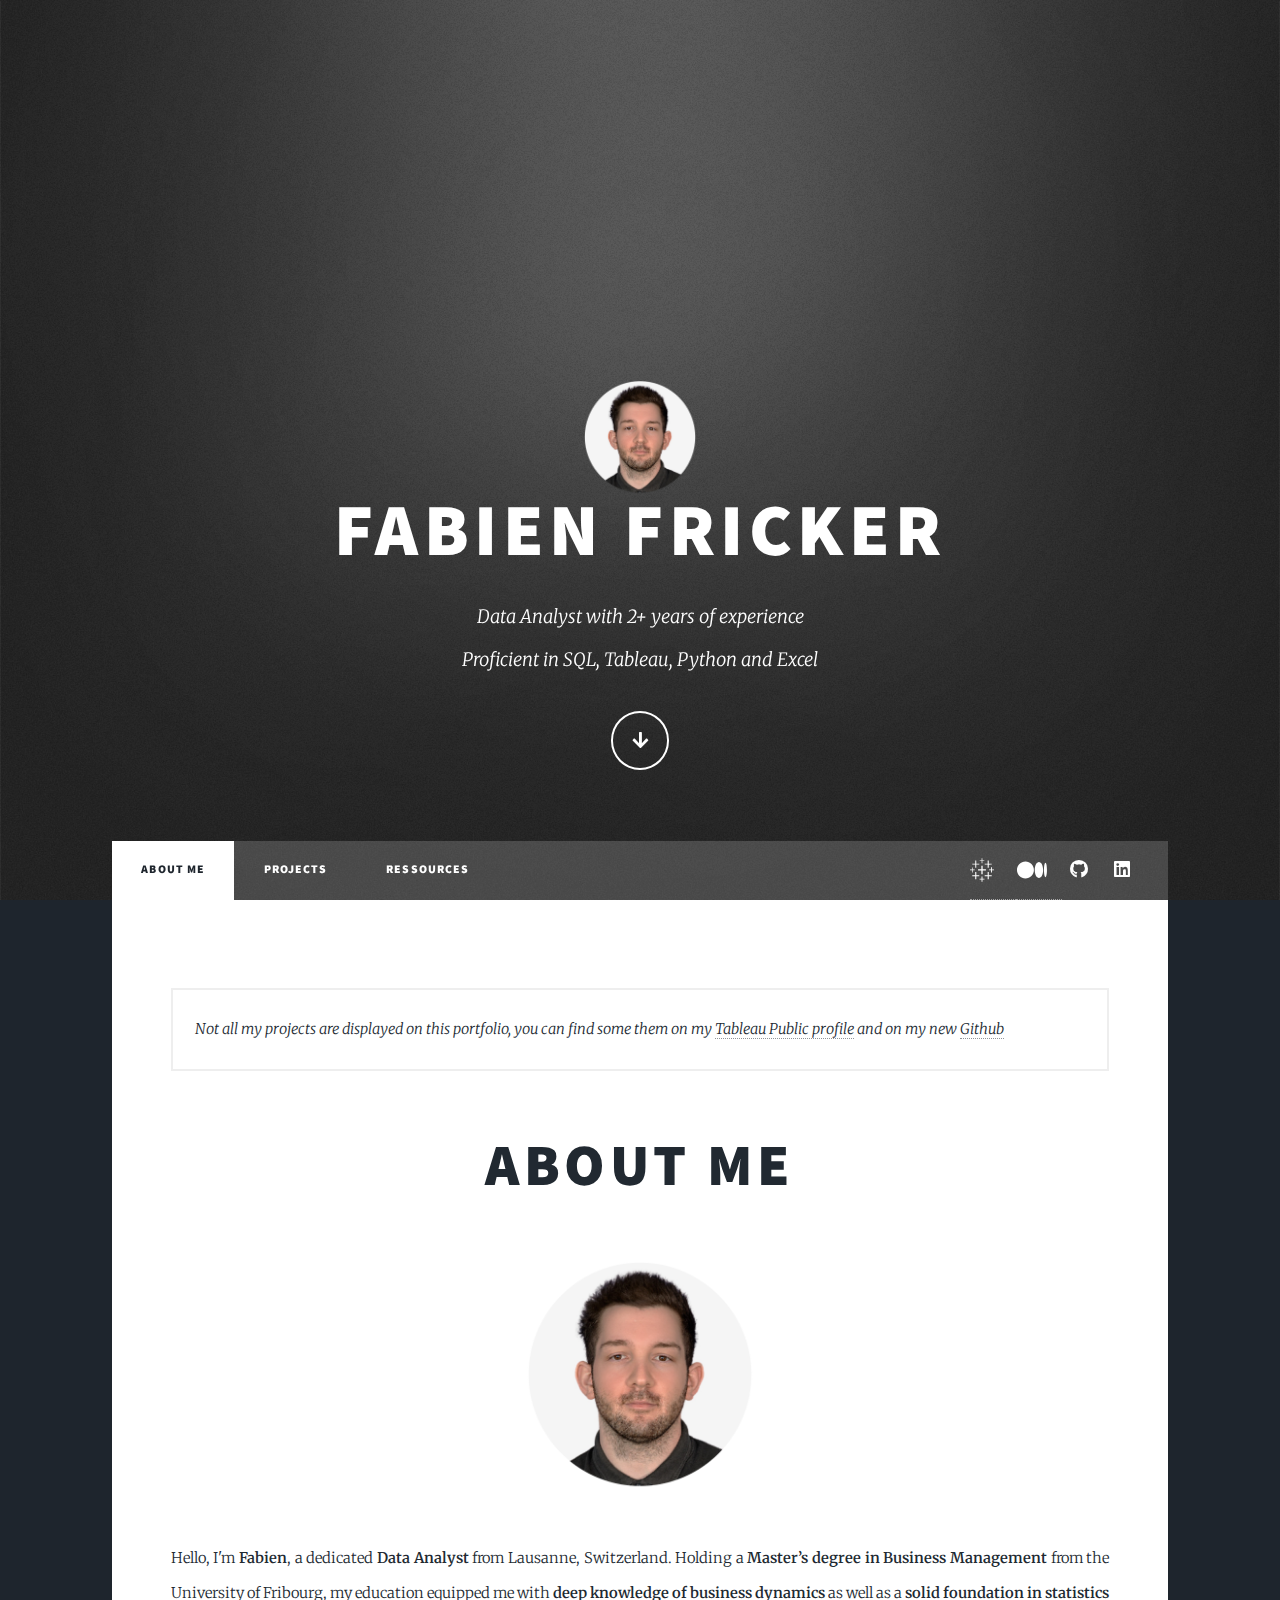
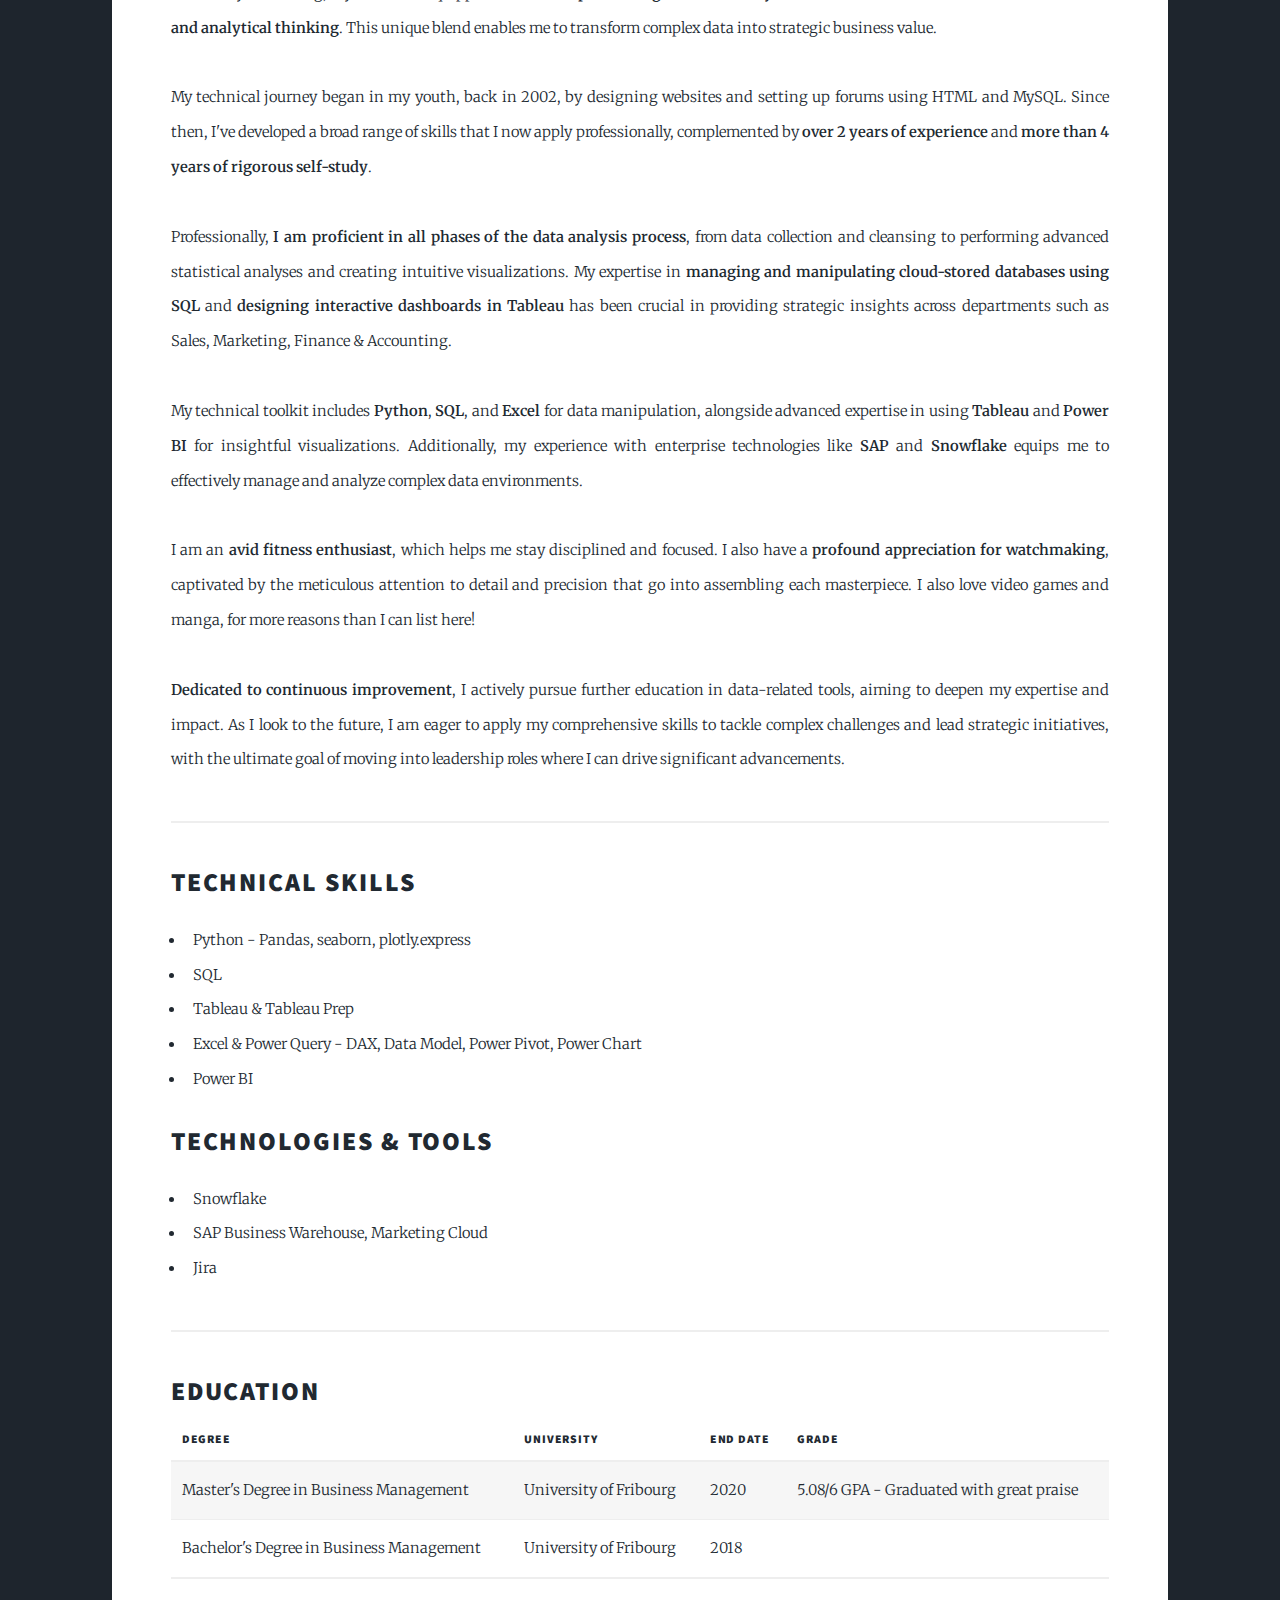
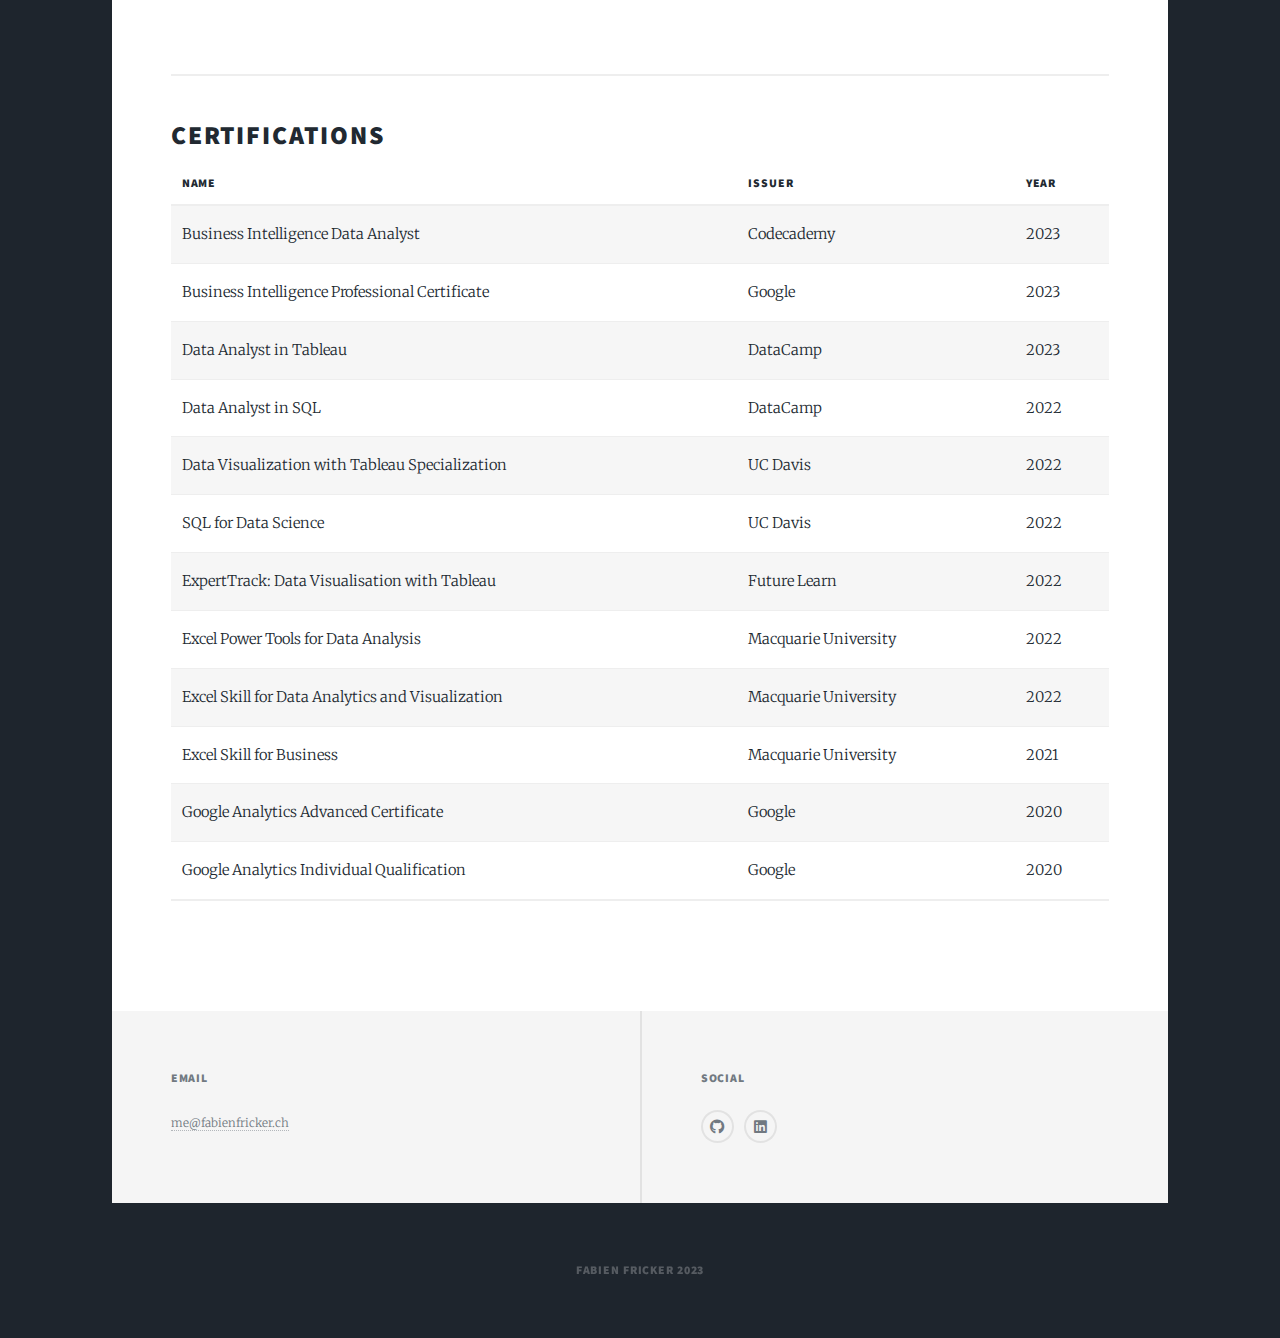
<file: index.html>
<!DOCTYPE HTML>
<!--
	Massively by HTML5 UP
	html5up.net | @ajlkn
	Free for personal and commercial use under the CCA 3.0 license (html5up.net/license)
-->
<html>
	<head>
		<title>Fabien Fricker</title>
		<meta charset="utf-8" />
		<meta name="viewport" content="width=device-width, initial-scale=1, user-scalable=no" />
		<link rel="stylesheet" href="assets/css/main.css" />
		<noscript><link rel="stylesheet" href="assets/css/noscript.css" /></noscript>
	</head>
	<body class="is-preload">

		<!-- Wrapper -->
			<div id="wrapper" class="fade-in">

				<!-- Intro -->
					<div id="intro">
						<img src="images/pic10.png" alt="" style="max-width: 10%;" />
						<h1>Fabien Fricker</h1>
						<p>Data Analyst with 2+ years of experience<br />
						Proficient in SQL, Tableau, Python and Excel</p>
						<ul class="actions">
							<li><a href="#header" class="button icon solid solo fa-arrow-down scrolly">Continue</a></li>
						</ul>
					</div>

				<!-- Header -->
					<header id="header">
						<a href="index.html" class="logo">Fabien Fricker</a>
					</header>

				<!-- Nav -->
					<nav id="nav">
						<ul class="links">
							<li class="active"><a href="index.html">About Me</a></li>
							<li><a href="projects.html">Projects</a></li>
							<li><a href="ressources.html">Ressources</a></li>
						</ul>
						<a href="https://public.tableau.com/app/profile/fabienfricker"><span class="icon-wrapper"><svg fill="#ffffff" width="33" height="36"  viewBox="0 -4 33 36"><path d="M11.654.174V2.377H9.682v.58h1.972V5.16h.696V2.957h1.97v-.58h-1.97V.174h-.348zm6.03 2.262l-.002 1.623v1.623h-2.957v.927h2.957v3.188H18.725l.011-1.582.02-1.576 1.465-.02 1.46-.01v-.927H18.728V2.436h-.522zm-12.407.06V5.686H2.291v.925H5.277V9.801h.985V6.61h3.013v-.925H6.262V2.496H5.77zm6.086 5.27v3.593H8.06v1.188h3.304v3.596h1.28v-3.596H15.953v-1.188H12.643V7.766h-.637zm9.721 1.55v2.221h-2.012v.811h2.012v2.261h.887v-2.261H24v-.811h-2.029V9.317h-.422zm-19.111.131V11.621H0v.621H1.973v2.194H2.64v-2.194h2v-.62H2.609V9.446h-.318zm15.709 4.516v3.254h-3.016v.927h3.016v3.217h1.072v-3.216H21.74v-.928H18.754v-3.254h-.533zm-12.463.008v3.246H2.262v.928h2.957v3.189H6.32v-3.189h2.955v-.928H6.32V13.97h-.55zm6.316 4.578l.002 1.103v1.1H9.566v.812h1.971v2.262h.928l.012-1.119.017-1.143H14.463v-.812h-2V18.549h-.465z" /></svg></span></a>

						<a href="https://medium.com/@fabienfricker"><span class="icon-wrapper"><svg fill="#ffffff" width="33" height="36"  viewBox="0 0 33 36"><path d="M30.955 16c0 3.951-0.661 7.166-1.483 7.166s-1.483-3.215-1.483-7.166 0.661-7.166 1.483-7.166 1.483 3.215 1.483 7.166zM27.167 16c0 4.412-1.882 8.001-4.212 8.001s-4.225-3.589-4.225-8.001 1.894-8.001 4.225-8.001 4.212 3.589 4.212 8.001zM17.919 16c-0.014 4.67-3.803 8.45-8.475 8.45-4.68 0-8.475-3.794-8.475-8.475s3.794-8.475 8.475-8.475c2.351 0 4.479 0.957 6.014 2.504l0.001 0.001c1.521 1.531 2.46 3.641 2.46 5.97 0 0.009 0 0.018-0 0.026v-0.001z"></svg></span></a>

						<ul class="icons">
							<li><a href="https://github.com/9999HP" class="icon brands fa-github"><span class="label">GitHub</span></a></li>
							<li><a href="https://www.linkedin.com/in/fabien-fricker/" class="icon brands alt fa-linkedin"><span class="label">LinkedIn</span></a></li>
						</ul>
					</nav>

				<!-- Main -->
					<div id="main">

						<!-- Featured Post -->
							<article class="post featured">
								<div class="box">
								<p>
									<i>Not all my projects are displayed on this portfolio, you can find some them on my <a href="https://public.tableau.com/app/profile/fabienfricker">Tableau Public profile</a> and on my new <a href="https://github.com/9999HP">Github</a></i>
								</div>
								<br/>
								<header class="major">
									<h2>About Me<br /></h2>
								</header>
								<img src="images/pic10.png" alt="" style="max-width: 25%;" />
								<section class="post">
									<br>
									<p>
										Hello, I'm <strong>Fabien</strong>, a dedicated <strong>Data Analyst</strong> from Lausanne, Switzerland. Holding a <strong>Master’s degree in Business Management</strong> from the University of Fribourg, my education equipped me with <strong>deep knowledge of business dynamics</strong> as well as a <strong>solid foundation in statistics and analytical thinking</strong>. This unique blend enables me to transform complex data into strategic business value.<br /><br />

										My technical journey began in my youth, back in 2002, by designing websites and setting up forums using HTML and MySQL. Since then, I've developed a broad range of skills that I now apply professionally, complemented by <strong>over 2 years of experience</strong> and <strong>more than 4 years of rigorous self-study</strong>.<br /><br>

										Professionally, <strong>I am proficient in all phases of the data analysis process</strong>, from data collection and cleansing to performing advanced statistical analyses and creating intuitive visualizations. My expertise in <strong>managing and manipulating cloud-stored databases using SQL</strong> and <strong>designing interactive dashboards in Tableau</strong> has been crucial in providing strategic insights across departments such as Sales, Marketing, Finance & Accounting.<br /><br />
										My technical toolkit includes <strong>Python</strong>, <strong>SQL</strong>, and <strong>Excel</strong> for data manipulation, alongside advanced expertise in using <strong>Tableau</strong> and <strong>Power BI</strong> for insightful visualizations. Additionally, my experience with enterprise technologies like <strong>SAP</strong> and <strong>Snowflake</strong> equips me to effectively manage and analyze complex data environments.<br /><br />

										I am an <strong>avid fitness enthusiast</strong>, which helps me stay disciplined and focused. I also have a <strong>profound appreciation for watchmaking</strong>, captivated by the meticulous attention to detail and precision that go into assembling each masterpiece. I also love video games and manga, for more reasons than I can list here!
										<br /><br />

										<strong>Dedicated to continuous improvement</strong>, I actively pursue further education in data-related tools, aiming to deepen my expertise and impact. As I look to the future, I am eager to apply my comprehensive skills to tackle complex challenges and lead strategic initiatives, with the ultimate goal of moving into leadership roles where I can drive significant advancements.
									</p>
								</section>
								<hr>
								<section align="left">
									<h2> Technical Skills</h2>
									<ul>
										<li>Python - Pandas, seaborn, plotly.express</li>
										<li>SQL</li>
										<li>Tableau & Tableau Prep</li>
										<li>Excel & Power Query - DAX, Data Model, Power Pivot, Power Chart</li>
										<li>Power BI</li>
									</ul>
									<h2>Technologies & tools</h2>
									<ul>
										<li>Snowflake</li>
										<li>SAP Business Warehouse, Marketing Cloud</li>
										<li>Jira</li>
									</ul>
								</p>
								</section>
								<hr>
								<section class="post" align="left">
									<h2>Education</h2>
									<div class="table-wrapper">
										<table>
											<thead>
												<tr>
													<th>Degree</th>
													<th>University</th>
													<th>End Date</th>
													<th>Grade</th>
												</tr>
											</thead>
											<tbody>
												<tr>
													<td>Master's Degree in Business Management</td>
													<td>University of Fribourg</td>
													<td>2020</td>
													<td>5.08/6 GPA - Graduated with great praise</td>

												</tr>
												<tr>
													<td>Bachelor's Degree in Business Management</td>
													<td>University of Fribourg</td>
													<td>2018</td>
												</tr>
											</tbody>
											<tfoot>
												<tr>
													<td colspan="2"></td>
												</tr>
											</tfoot>
										</table>
									</div>
								</section>
								<hr>
								<section class="post" align="left">
									<h2>Certifications</h2>
									<div class="table-wrapper">
										<table>
											<thead>
												<tr>
													<th>Name</th>
													<th>Issuer</th>
													<th>Year</th>
												</tr>
											</thead>
											<tbody>
												<tr>
													<td>Business Intelligence Data Analyst</td>
													<td>Codecademy</td>
													<td>2023</td>
												</tr>
												<tr>
													<td>Business Intelligence Professional Certificate</td>
													<td>Google</td>
													<td>2023</td>
												</tr>
												<tr>
													<td>Data Analyst in Tableau</td>
													<td>DataCamp</td>
													<td>2023</td>
												</tr>
												<tr>
													<td>Data Analyst in SQL</td>
													<td>DataCamp</td>
													<td>2022</td>
												</tr>
												<tr>
													<td>Data Visualization with Tableau Specialization</td>
													<td>UC Davis</td>
													<td>2022</td>
												</tr>
												<tr>
													<td>SQL for Data Science</td>
													<td>UC Davis</td>
													<td>2022</td>
												</tr>
												<tr>
													<td>ExpertTrack: Data Visualisation with Tableau</td>
													<td>Future Learn</td>
													<td>2022</td>
												</tr>
												<tr>
													<td>Excel Power Tools for Data Analysis</td>
													<td>Macquarie University</td>
													<td>2022</td>
												</tr>
												<tr>
													<td>Excel Skill for Data Analytics and Visualization</td>
													<td>Macquarie University</td>
													<td>2022</td>
												</tr>
												<tr>
													<td>Excel Skill for Business</td>
													<td>Macquarie University</td>
													<td>2021</td>
												</tr>
												<tr>
													<td>Google Analytics Advanced Certificate</td>
													<td>Google</td>
													<td>2020</td>
												</tr>
												<tr>
													<td>Google Analytics Individual Qualification</td>
													<td>Google</td>
													<td>2020</td>
												</tr>
											</tbody>
											<tfoot>
												<tr>
													<td colspan="2"></td>
												</tr>
											</tfoot>
										</table>
									</div>
								</section>
							</article>
						</div>

				<!-- Footer -->
					<footer id="footer">
							<section>
								<h3>Email</h3>
								<p><a href="me@fabienfricker.ch">me@fabienfricker.ch</a></p>
							</section>
							<section>
								<h3>Social</h3>
								<ul class="icons alt">
									<li><a href="https://github.com/9999HP" class="icon brands alt fa-github"><span class="label">GitHub</span></a></li>
									<li><a href="https://www.linkedin.com/in/fabien-fricker/" class="icon brands alt fa-linkedin"><span class="label">LinkedIn</span></a></li>
								</ul>
							</section>
						</section>
					</footer>

				<!-- Copyright -->
					<div id="copyright">
						<ul><li>Fabien Fricker 2023</li></ul>
					</div>

			</div>

		<!-- Scripts -->
			<script src="assets/js/jquery.min.js"></script>
			<script src="assets/js/jquery.scrollex.min.js"></script>
			<script src="assets/js/jquery.scrolly.min.js"></script>
			<script src="assets/js/browser.min.js"></script>
			<script src="assets/js/breakpoints.min.js"></script>
			<script src="assets/js/util.js"></script>
			<script src="assets/js/main.js"></script>

	</body>
</html>
</file>
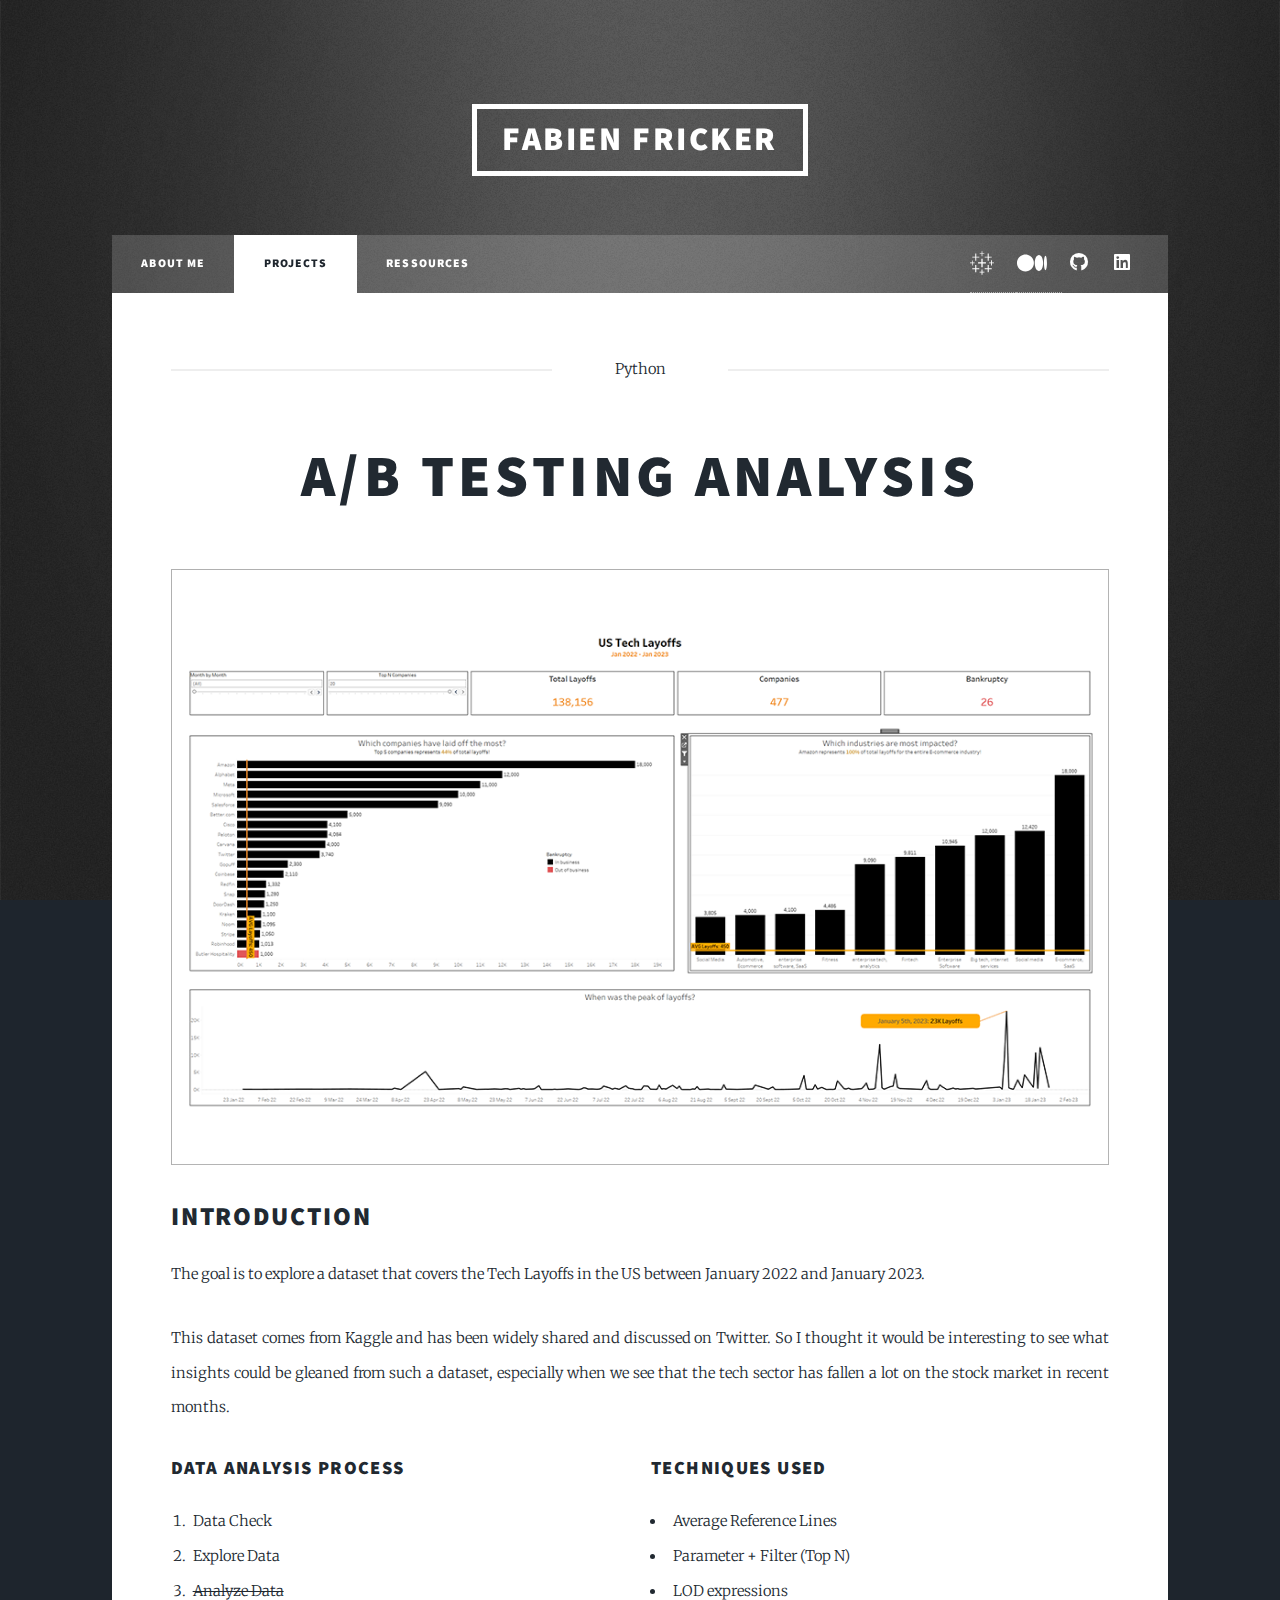
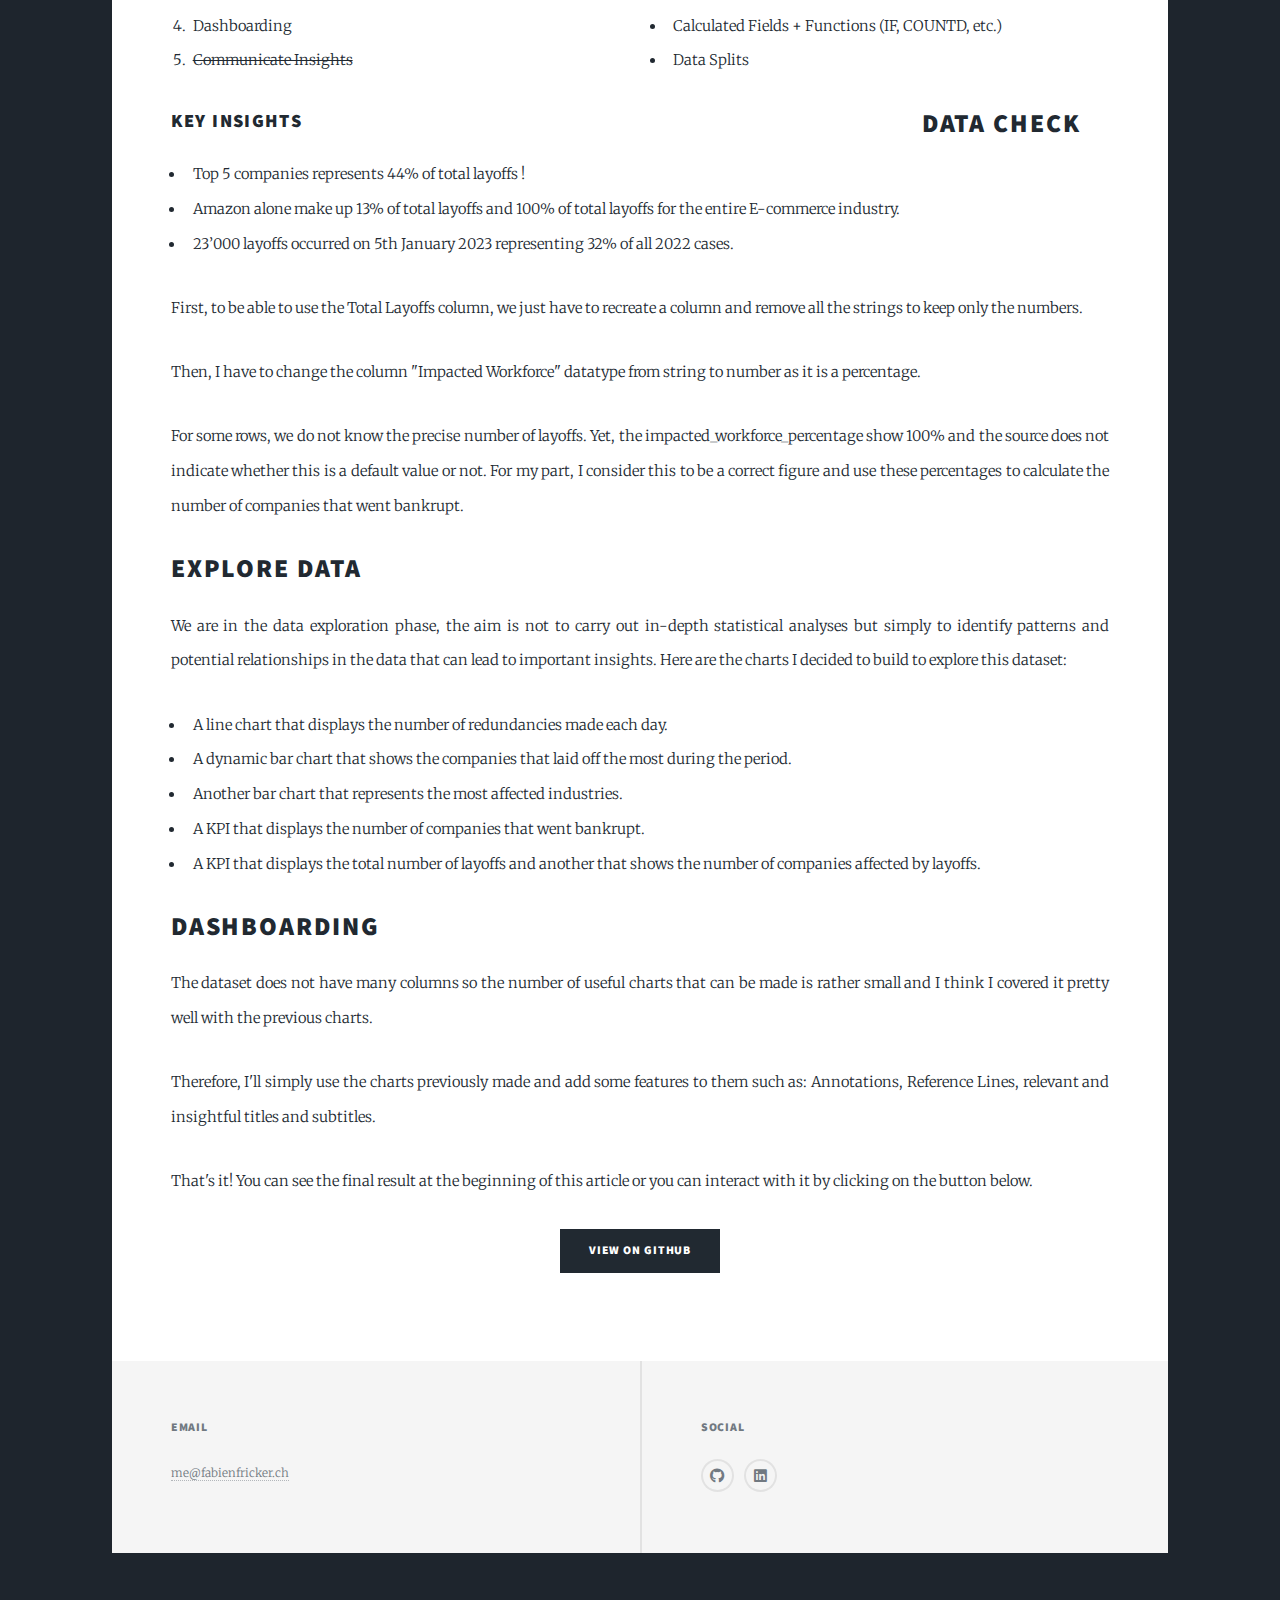
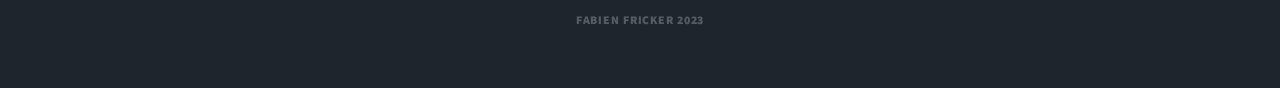
<file: ab_test_project.html>
<!DOCTYPE HTML>
<!--
	Massively by HTML5 UP
	html5up.net | @ajlkn
	Free for personal and commercial use under the CCA 3.0 license (html5up.net/license)
-->
<html>
	<head>
		<title>A/B Testing Analysis using Python</title>
		<meta charset="utf-8" />
		<meta name="viewport" content="width=device-width, initial-scale=1, user-scalable=no" />
		<link rel="stylesheet" href="assets/css/main.css" />
		<noscript><link rel="stylesheet" href="assets/css/noscript.css" /></noscript>
	</head>
	<body class="is-preload">

		<!-- Wrapper -->
			<div id="wrapper">

				<!-- Header -->
					<header id="header">
						<a href="index.html" class="logo">Fabien Fricker</a>
					</header>

				<!-- Nav -->
				<nav id="nav">
					<ul class="links">
						<li><a href="index.html">About Me</a></li>
						<li class="active"><a href="projects.html">Projects</a></li>
						<li><a href="ressources.html">Ressources</a></li>
					</ul>
					<a href="https://public.tableau.com/app/profile/fabienfricker"><span class="icon-wrapper"><svg fill="#ffffff" width="33" height="36"  viewBox="0 -4 33 36"><path d="M11.654.174V2.377H9.682v.58h1.972V5.16h.696V2.957h1.97v-.58h-1.97V.174h-.348zm6.03 2.262l-.002 1.623v1.623h-2.957v.927h2.957v3.188H18.725l.011-1.582.02-1.576 1.465-.02 1.46-.01v-.927H18.728V2.436h-.522zm-12.407.06V5.686H2.291v.925H5.277V9.801h.985V6.61h3.013v-.925H6.262V2.496H5.77zm6.086 5.27v3.593H8.06v1.188h3.304v3.596h1.28v-3.596H15.953v-1.188H12.643V7.766h-.637zm9.721 1.55v2.221h-2.012v.811h2.012v2.261h.887v-2.261H24v-.811h-2.029V9.317h-.422zm-19.111.131V11.621H0v.621H1.973v2.194H2.64v-2.194h2v-.62H2.609V9.446h-.318zm15.709 4.516v3.254h-3.016v.927h3.016v3.217h1.072v-3.216H21.74v-.928H18.754v-3.254h-.533zm-12.463.008v3.246H2.262v.928h2.957v3.189H6.32v-3.189h2.955v-.928H6.32V13.97h-.55zm6.316 4.578l.002 1.103v1.1H9.566v.812h1.971v2.262h.928l.012-1.119.017-1.143H14.463v-.812h-2V18.549h-.465z" /></svg></span></a>

					<a href="https://medium.com/@fabienfricker"><span class="icon-wrapper"><svg fill="#ffffff" width="33" height="36"  viewBox="0 0 33 36"><path d="M30.955 16c0 3.951-0.661 7.166-1.483 7.166s-1.483-3.215-1.483-7.166 0.661-7.166 1.483-7.166 1.483 3.215 1.483 7.166zM27.167 16c0 4.412-1.882 8.001-4.212 8.001s-4.225-3.589-4.225-8.001 1.894-8.001 4.225-8.001 4.212 3.589 4.212 8.001zM17.919 16c-0.014 4.67-3.803 8.45-8.475 8.45-4.68 0-8.475-3.794-8.475-8.475s3.794-8.475 8.475-8.475c2.351 0 4.479 0.957 6.014 2.504l0.001 0.001c1.521 1.531 2.46 3.641 2.46 5.97 0 0.009 0 0.018-0 0.026v-0.001z"></svg></span></a>

					<ul class="icons">
						<li><a href="https://github.com/9999HP" class="icon brands fa-github"><span class="label">GitHub</span></a></li>
						<li><a href="https://www.linkedin.com/in/fabien-fricker/" class="icon brands alt fa-linkedin"><span class="label">LinkedIn</span></a></li>
					</ul>
				</nav>


				<!-- Main -->
					<div id="main">

						<!-- Post -->
							<section class="post">
								<header class="major">
									<span class="date">Python</span>
									<h1>A/B Testing Analysis</h1>
								</header>
								<span class="image fit"><a href="images/projects/tech_layoffs/dashboard.png" target="_blank"><img src="images/projects/tech_layoffs/dashboard.png" alt="" /></a></span>
                                
                                <h2>Introduction</h2>
                                <p>The goal is to explore a dataset that covers the Tech Layoffs in the US between January 2022 and January 2023.</p>
                                <p>This dataset comes from Kaggle and has been widely shared and discussed on Twitter. So I thought it would be interesting to see what insights could be gleaned from such a dataset, especially when we see that the tech sector has fallen a lot on the stock market in recent months.</p>
                                
                                <div class="row">
                                    <div class="col-6 col-12-small">
                                        <h3>Data Analysis Process</h3>
                                        <ol>
                                            <li>Data Check</li>
                                            <li>Explore Data</li>
                                            <li><s>Analyze Data</s></li>
                                            <li>Dashboarding</li>
                                            <li><s>Communicate Insights</s></li>
                                        </ol>
                                    </div>
                                    <div class="col-6 col-12-small">
                                        <h3>Techniques used</h3>
                                        <ul>
                                            <li>Average Reference Lines</li>
                                            <li>Parameter + Filter (Top N)</li>
                                            <li>LOD expressions</li>
                                            <li>Calculated Fields + Functions (IF, COUNTD, etc.)</li>
                                            <li>Data Splits</li>
                                        </ul>
                                </div>
                                <div class="row">
                                    <div class="col-12-small">
                                <h3>Key Insights</h3>
                                <ul>
                                    <li>Top 5 companies represents 44% of total layoffs !</li>
                                    <li>Amazon alone make up 13% of total layoffs and 100% of total layoffs for the entire E-commerce industry.</li>
                                    <li>23’000 layoffs occurred on 5th January 2023 representing 32% of all 2022 cases.</li>
                                </ul>
                                    </div>
                                </div>
                                <h2>Data Check</h2>
                                <p>First, to be able to use the Total Layoffs column, we just have to recreate a column and remove all the strings to keep only the numbers. </p>
                                <p>Then, I have to change the column "Impacted Workforce" datatype from string to number as it is a percentage.</p>
                                <p>For some rows, we do not know the precise number of layoffs. Yet, the impacted_workforce_percentage show 100% and the source does not indicate whether this is a default value or not. For my part, I consider this to be a correct figure and use these percentages to calculate the number of companies that went bankrupt.</p>
                                
                                <h2>Explore Data</h2>
								<p>We are in the data exploration phase, the aim is not to carry out in-depth statistical analyses but simply to identify patterns and potential relationships in the data that can lead to important insights. Here are the charts I decided to build to explore this dataset:</p>
                                <div class="row">
                                    <div class="col-12-small">
                                <ul>
									<li>A line chart that displays the number of redundancies made each day.</li>
									<li>A dynamic bar chart that shows the companies that laid off the most during the period.</li>
									<li>Another bar chart that represents the most affected industries.</li>
									<li>A KPI that displays the number of companies that went bankrupt.</li>
									<li>A KPI that displays the total number of layoffs and another that shows the number of companies affected by layoffs.</li>
								</ul>
                                <p></p>
                                <h2>Dashboarding</h2>
                                <p>The dataset does not have many columns so the number of useful charts that can be made is rather small and I think I covered it pretty well with the previous charts.</p>
                                <p>Therefore, I'll simply use the charts previously made and add some features to them such as: Annotations, Reference Lines, relevant and insightful titles and subtitles. </p>
                                <p>That's it! You can see the final result at the beginning of this article or you can interact with it by clicking on the button below.</p>

                                <ul class="actions special">
									<li><a href="https://github.com/9999HP/ab-testing-w-python" class="button primary">View on GitHub</a></li>
								</ul>
                                    </div>
                                </div>
							</section>

					</div>

				<!-- Footer -->
				<footer id="footer">
					<section>
						<h3>Email</h3>
						<p><a href="me@fabienfricker.ch">me@fabienfricker.ch</a></p>
					</section>
					<section>
						<h3>Social</h3>
						<ul class="icons alt">
							<li><a href="https://github.com/9999HP" class="icon brands alt fa-github"><span class="label">GitHub</span></a></li>
							<li><a href="https://www.linkedin.com/in/fabien-fricker/" class="icon brands alt fa-linkedin"><span class="label">LinkedIn</span></a></li>
						</ul>
					</section>
				</section>
			</footer>

		<!-- Copyright -->
			<div id="copyright">
				<ul><li>Fabien Fricker 2023</li></ul>
			</div>

	</div>

			</div>

		<!-- Scripts -->
			<script src="assets/js/jquery.min.js"></script>
			<script src="assets/js/jquery.scrollex.min.js"></script>
			<script src="assets/js/jquery.scrolly.min.js"></script>
			<script src="assets/js/browser.min.js"></script>
			<script src="assets/js/breakpoints.min.js"></script>
			<script src="assets/js/util.js"></script>
			<script src="assets/js/main.js"></script>

	</body>
</html>
</file>
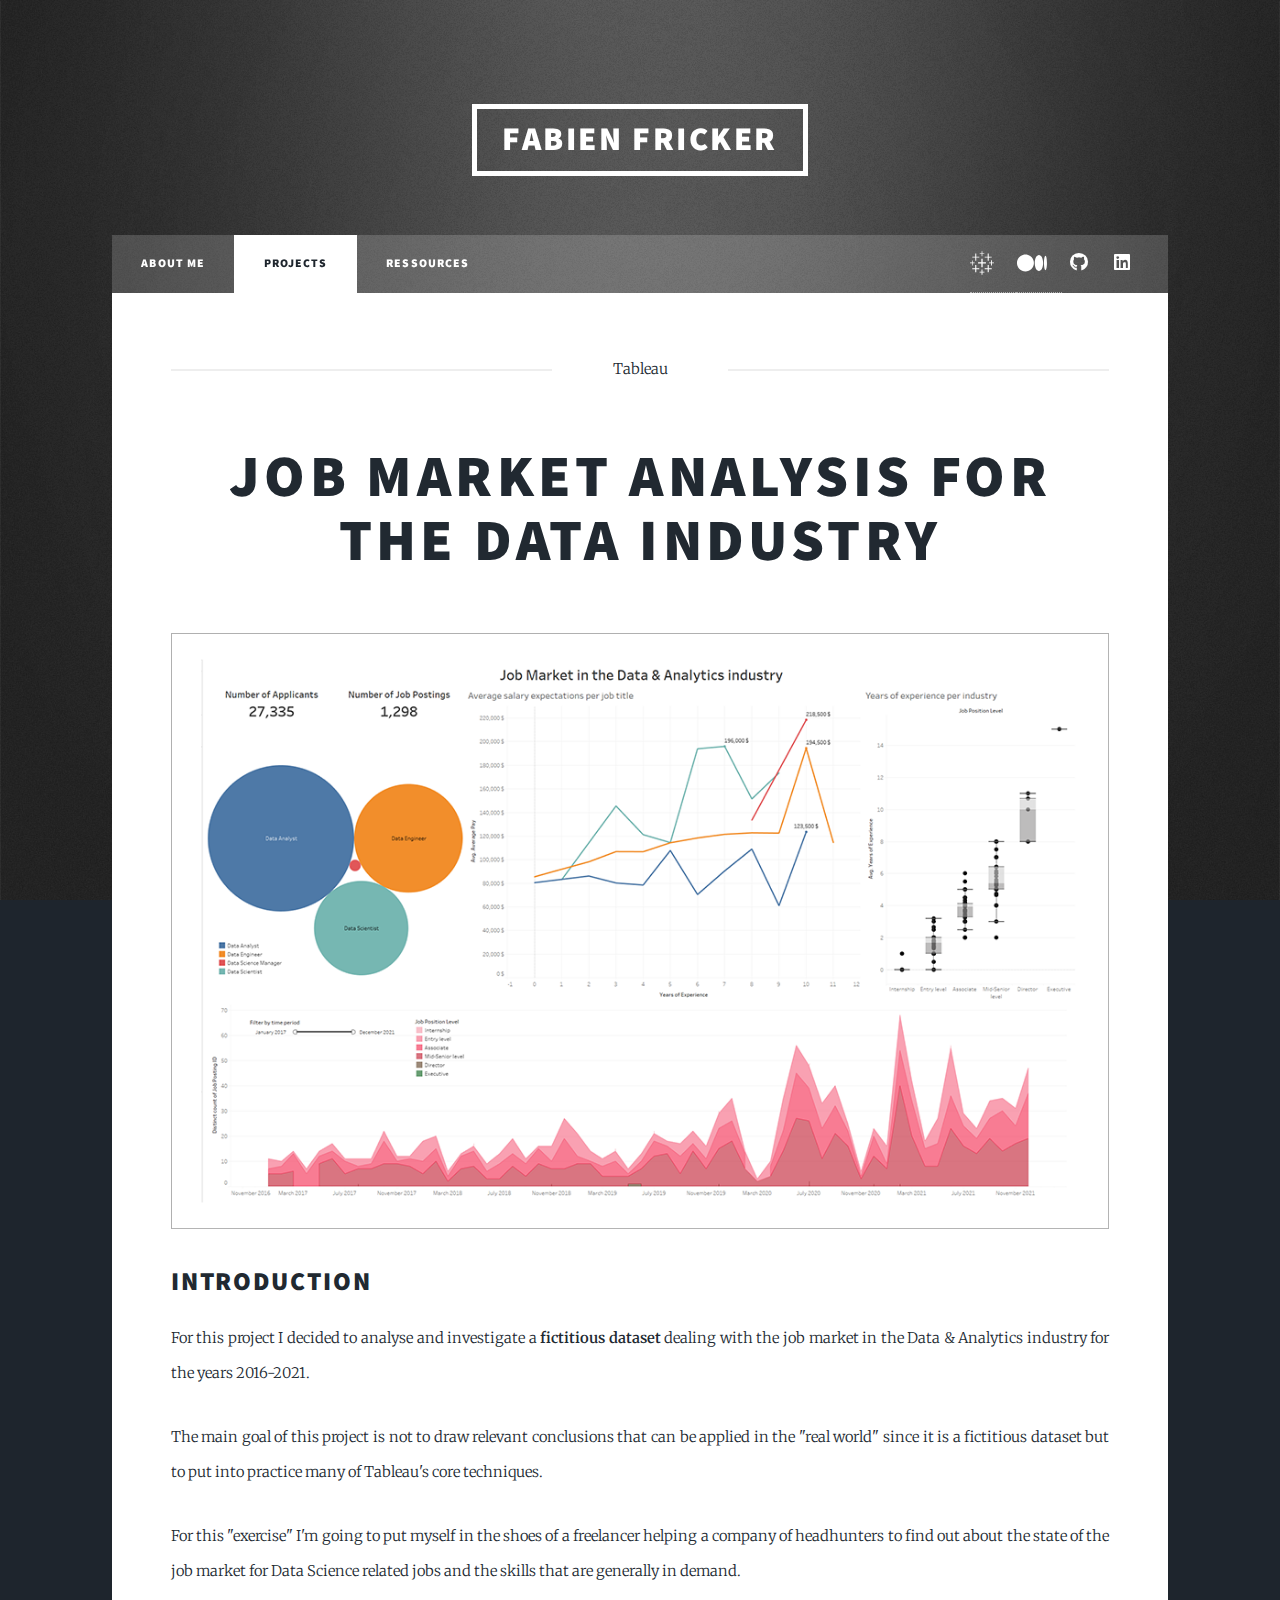
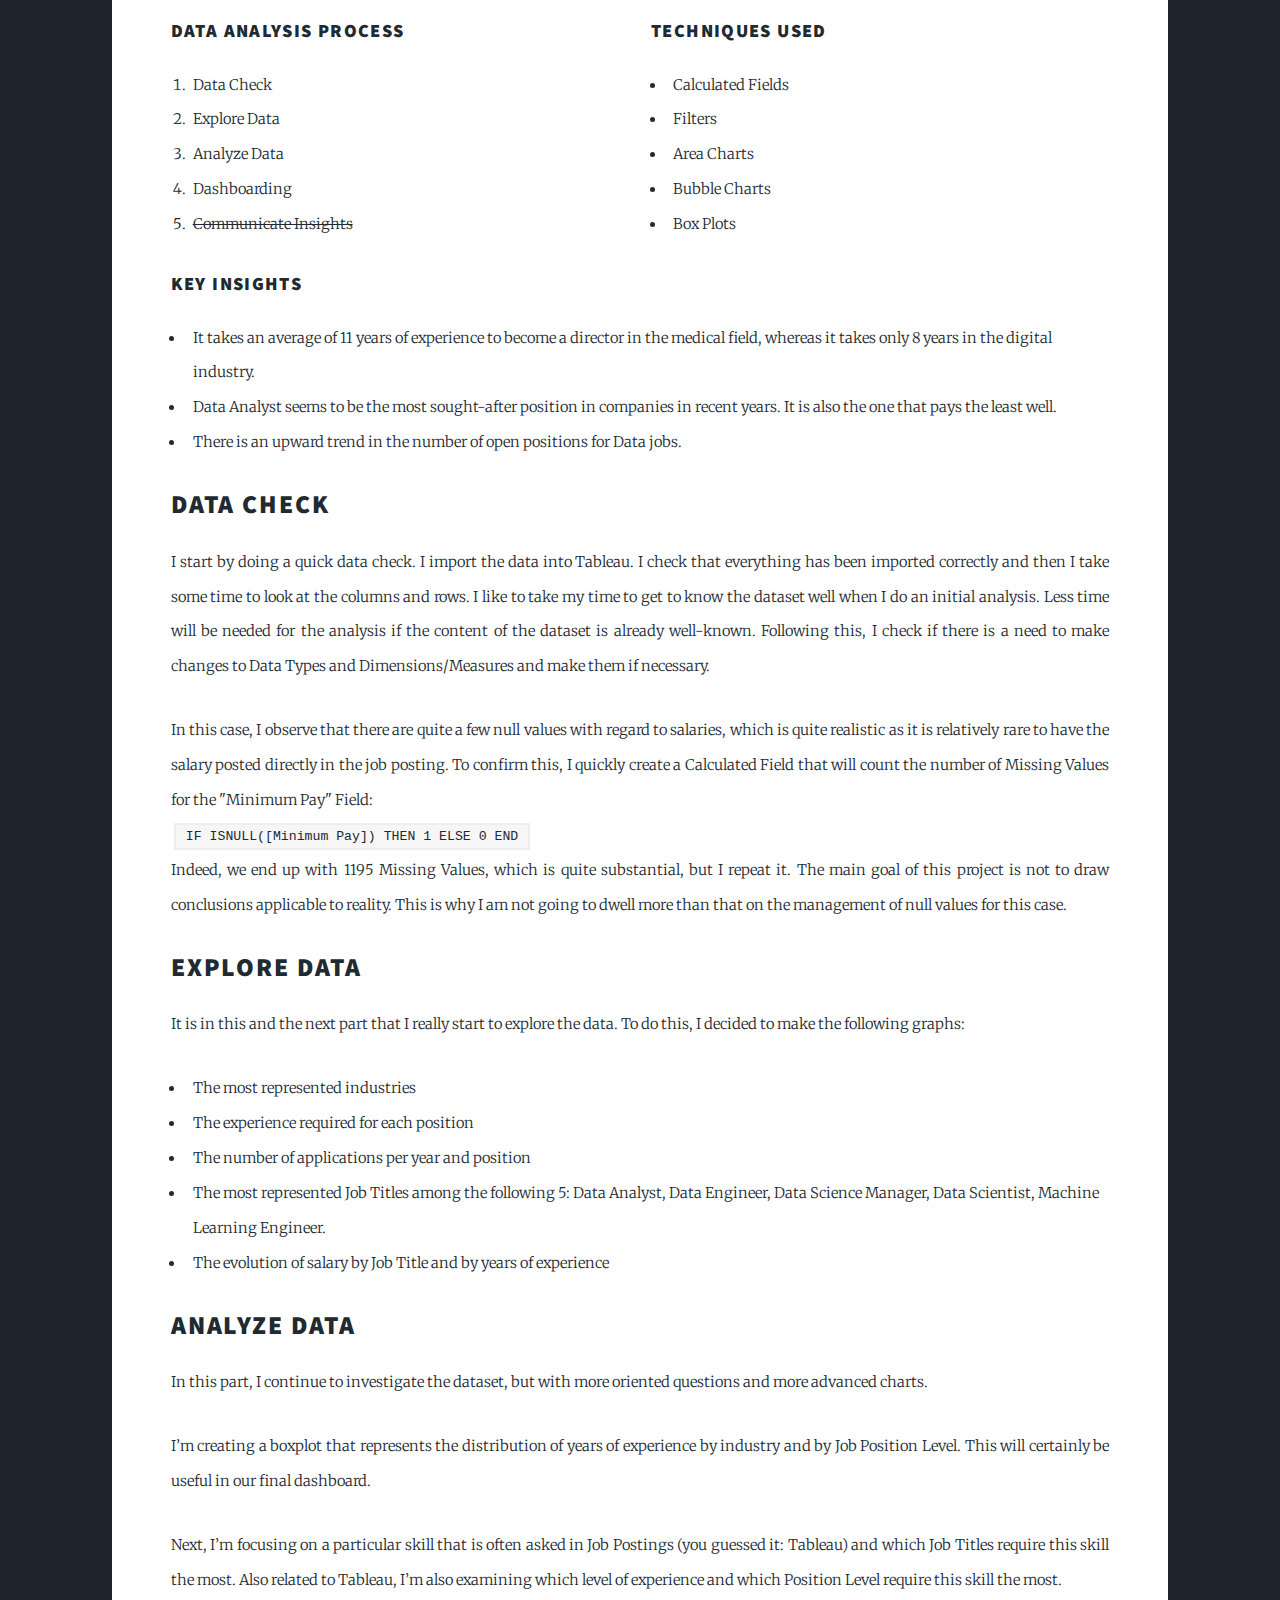
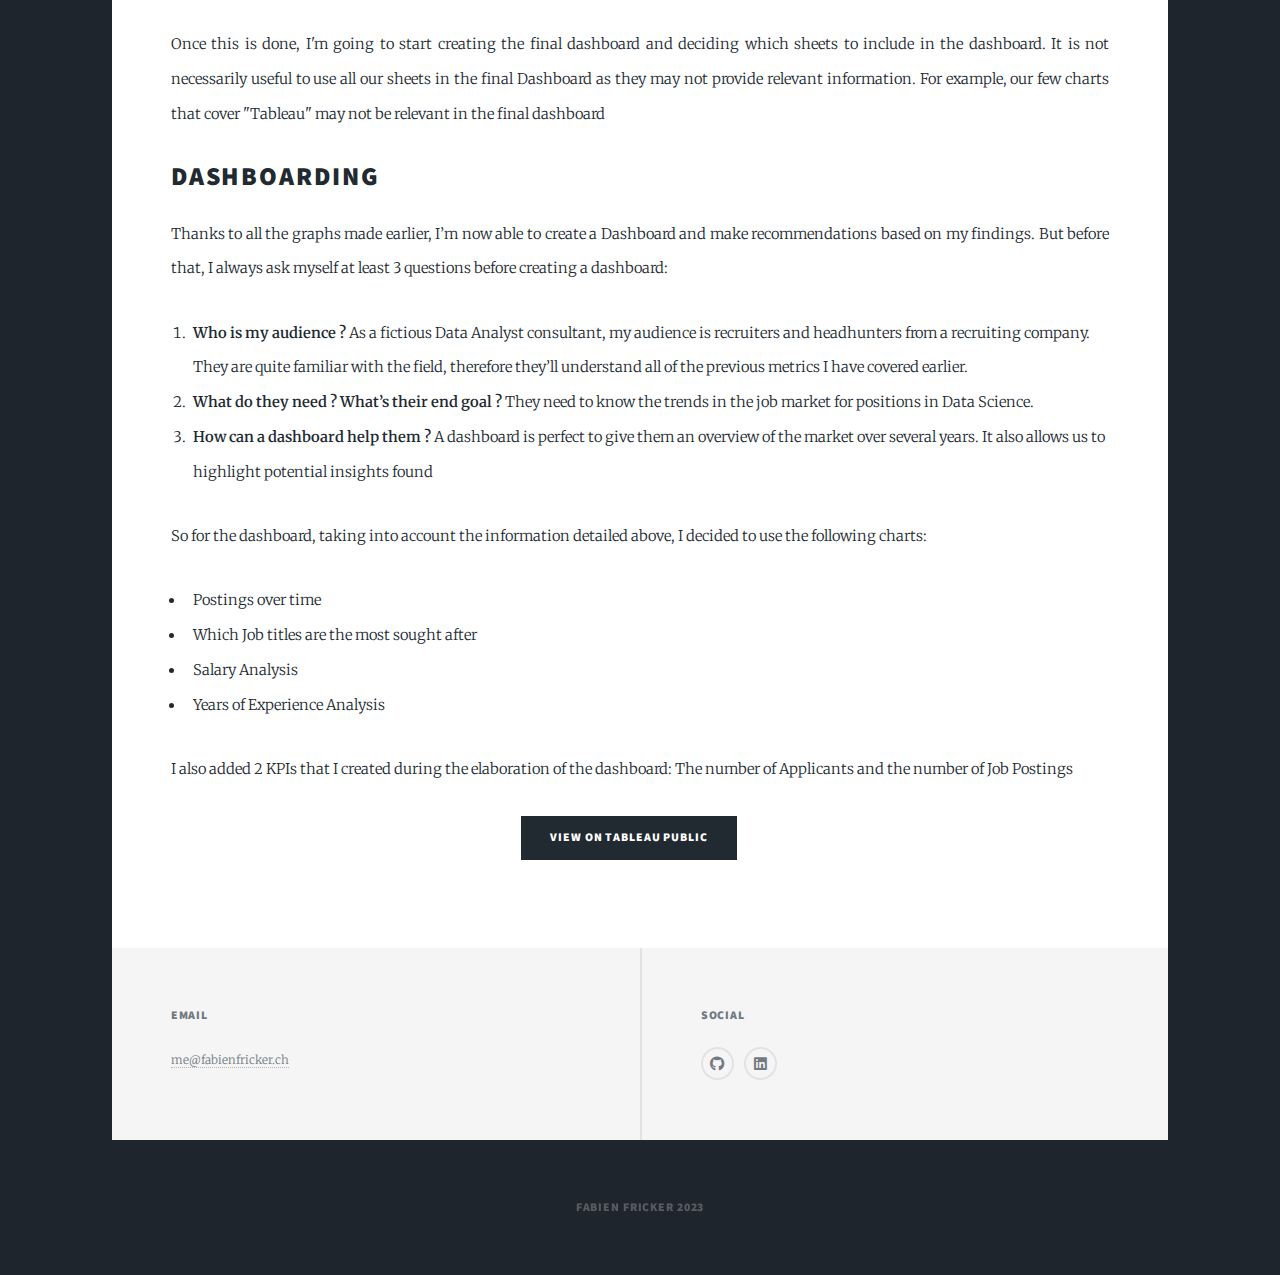
<file: data_jobmarket_project.html>
<!DOCTYPE HTML>
<!--
	Massively by HTML5 UP
	html5up.net | @ajlkn
	Free for personal and commercial use under the CCA 3.0 license (html5up.net/license)
-->
<html>
	<head>
		<title>Project - Job Market analysis for the Data industry</title>
		<meta charset="utf-8" />
		<meta name="viewport" content="width=device-width, initial-scale=1, user-scalable=no" />
		<link rel="stylesheet" href="assets/css/main.css" />
		<noscript><link rel="stylesheet" href="assets/css/noscript.css" /></noscript>
	</head>
	<body class="is-preload">

		<!-- Wrapper -->
			<div id="wrapper">

				<!-- Header -->
					<header id="header">
						<a href="index.html" class="logo">Fabien Fricker</a>
					</header>

				<!-- Nav -->
				<nav id="nav">
					<ul class="links">
						<li><a href="index.html">About Me</a></li>
						<li class="active"><a href="projects.html">Projects</a></li>
						<li><a href="ressources.html">Ressources</a></li>
					</ul>
					<a href="https://public.tableau.com/app/profile/fabienfricker"><span class="icon-wrapper"><svg fill="#ffffff" width="33" height="36"  viewBox="0 -4 33 36"><path d="M11.654.174V2.377H9.682v.58h1.972V5.16h.696V2.957h1.97v-.58h-1.97V.174h-.348zm6.03 2.262l-.002 1.623v1.623h-2.957v.927h2.957v3.188H18.725l.011-1.582.02-1.576 1.465-.02 1.46-.01v-.927H18.728V2.436h-.522zm-12.407.06V5.686H2.291v.925H5.277V9.801h.985V6.61h3.013v-.925H6.262V2.496H5.77zm6.086 5.27v3.593H8.06v1.188h3.304v3.596h1.28v-3.596H15.953v-1.188H12.643V7.766h-.637zm9.721 1.55v2.221h-2.012v.811h2.012v2.261h.887v-2.261H24v-.811h-2.029V9.317h-.422zm-19.111.131V11.621H0v.621H1.973v2.194H2.64v-2.194h2v-.62H2.609V9.446h-.318zm15.709 4.516v3.254h-3.016v.927h3.016v3.217h1.072v-3.216H21.74v-.928H18.754v-3.254h-.533zm-12.463.008v3.246H2.262v.928h2.957v3.189H6.32v-3.189h2.955v-.928H6.32V13.97h-.55zm6.316 4.578l.002 1.103v1.1H9.566v.812h1.971v2.262h.928l.012-1.119.017-1.143H14.463v-.812h-2V18.549h-.465z" /></svg></span></a>

					<a href="https://medium.com/@fabienfricker"><span class="icon-wrapper"><svg fill="#ffffff" width="33" height="36"  viewBox="0 0 33 36"><path d="M30.955 16c0 3.951-0.661 7.166-1.483 7.166s-1.483-3.215-1.483-7.166 0.661-7.166 1.483-7.166 1.483 3.215 1.483 7.166zM27.167 16c0 4.412-1.882 8.001-4.212 8.001s-4.225-3.589-4.225-8.001 1.894-8.001 4.225-8.001 4.212 3.589 4.212 8.001zM17.919 16c-0.014 4.67-3.803 8.45-8.475 8.45-4.68 0-8.475-3.794-8.475-8.475s3.794-8.475 8.475-8.475c2.351 0 4.479 0.957 6.014 2.504l0.001 0.001c1.521 1.531 2.46 3.641 2.46 5.97 0 0.009 0 0.018-0 0.026v-0.001z"></svg></span></a>
					<ul class="icons">
						<li><a href="https://github.com/9999HP" class="icon brands fa-github"><span class="label">GitHub</span></a></li>
						<li><a href="https://www.linkedin.com/in/fabien-fricker/" class="icon brands alt fa-linkedin"><span class="label">LinkedIn</span></a></li>
					</ul>
				</nav>


				<!-- Main -->
					<div id="main">

						<!-- Post -->
							<section class="post">
								<header class="major">
									<span class="date">Tableau</span>
									<h1>Job Market analysis for the Data industry</h1>
								</header>
								<span class="image fit"><a href="images/projects/jobmarket/dashboard.png" target="_blank"><img src="images/projects/jobmarket/dashboard.png" alt="" /></a></span>

                                <h2>Introduction</h2>
								<p>For this project I decided to analyse and investigate a <strong>fictitious dataset</strong> dealing with the job market in the Data & Analytics industry for the years 2016-2021.</p>
                                <p>The main goal of this project is not to draw relevant conclusions that can be applied in the "real world" since it is a fictitious dataset but to put into practice many of Tableau's core techniques.</p>
                                <p>For this "exercise" I'm going to put myself in the shoes of a freelancer helping a company of headhunters to find out about the state of the job market for Data Science related jobs and the skills that are generally in demand.</p>
								<div class="row">
                                    <div class="col-6 col-12-small">
                                        <h3>Data Analysis Process</h3>
                                        <ol>
                                            <li>Data Check</li>
                                            <li>Explore Data</li>
                                            <li>Analyze Data</li>
                                            <li>Dashboarding</li>
                                            <li><s>Communicate Insights</s></li>
                                        </ol>
                                    </div>
                                    <div class="col-6 col-12-small">
                                        <h3>Techniques used</h3>
                                        <ul>
                                            <li>Calculated Fields</li>
                                            <li>Filters</li>
                                            <li>Area Charts</li>
                                            <li>Bubble Charts</li>
                                            <li>Box Plots</li>
                                        </ul>
                                    </div>
								<h3>Key Insights</h3>
								<div class="row">
                                    <div class="col-12-small">
                                <ul>
                                    <li>It takes an average of 11 years of experience to become a director in the medical field, whereas it takes only 8 years in the digital industry.</li>
                                    <li>Data Analyst seems to be the most sought-after position in companies in recent years. It is also the one that pays the least well.</li>
                                    <li>There is an upward trend in the number of open positions for Data jobs.</li>
								</ul>
									</div>
								</div>
								
								<h2>Data Check</h2>
								<p>I start by doing a quick data check. I import the data into Tableau. I check that everything has been imported correctly and then I take some time to look at the columns and rows. I like to take my time to get to know the dataset well when I do an initial analysis. Less time will be needed for the analysis if the content of the dataset is already well-known. Following this, I check if there is a need to make changes to Data Types and Dimensions/Measures and make them if necessary.</p>
								<p>In this case, I observe that there are quite a few null values with regard to salaries, which is quite realistic as it is relatively rare to have the salary posted directly in the job posting. To confirm this, I quickly create a Calculated Field that will count the number of Missing Values for the "Minimum Pay" Field: <br/> <code>IF ISNULL([Minimum Pay]) THEN 1 ELSE 0 END</code><br/>
								Indeed, we end up with 1195 Missing Values, which is quite substantial, but I repeat it. The main goal of this project is not to draw conclusions applicable to reality. This is why I am not going to dwell more than that on the management of null values for this case.</p>
								
								<h2>Explore Data</h2>
								<p>It is in this and the next part that I really start to explore the data. To do this, I decided to make the following graphs:</p>
								<div class="row">
                                    <div class="col-12-small">
								<ul>
									<li>The most represented industries</li>
									<li>The experience required for each position</li>
									<li>The number of applications per year and position</li>
									<li>The most represented Job Titles among the following 5: Data Analyst, Data Engineer, Data Science Manager, Data Scientist, Machine Learning Engineer.</li>
									<li>The evolution of salary by Job Title and by years of experience</li>
								</ul>
									</div>
								</div>

								<h2>Analyze Data</h2>
								<p>In this part, I continue to investigate the dataset, but with more oriented questions and more advanced charts.</p>
								<p>I’m creating a boxplot that represents the distribution of years of experience by industry and by Job Position Level. This will certainly be useful in our final dashboard.</p>
								<p>Next, I’m focusing on a particular skill that is often asked in Job Postings (you guessed it: Tableau) and which Job Titles require this skill the most. Also related to Tableau, I’m also examining which level of experience and which Position Level require this skill the most.</p>
								<p>Once this is done, I'm going to start creating the final dashboard and deciding which sheets to include in the dashboard. It is not necessarily useful to use all our sheets in the final Dashboard as they may not provide relevant information. For example, our few charts that cover "Tableau" may not be relevant in the final dashboard</p>
								
								<h2>Dashboarding</h2>
								<p>Thanks to all the graphs made earlier, I’m now able to create a Dashboard and make recommendations based on my findings. But before that, I always ask myself at least 3 questions before creating a dashboard:</p>
								<div class="row">
                                    <div class="col-12-small">
								<ol>
									<li><b>Who is my audience ?</b> As a fictious Data Analyst consultant, my audience is recruiters and headhunters from a recruiting company. They are quite familiar with the field, therefore they’ll understand all of the previous metrics I have covered earlier.</li>
									<li><b>What do they need ? What’s their end goal ?</b> They need to know the trends in the job market for positions in Data Science. </li>
									<li><b>How can a dashboard help them ?</b> A dashboard is perfect to give them an overview of the market over several years. It also allows us to highlight potential insights found</li>
								</ol>
									</div>
								</div>
								<p>So for the dashboard, taking into account the information detailed above, I decided to use the following charts:</p>
								<div class="row">
                                    <div class="col-12-small">
								<ul>
									<li>Postings over time</li>
									<li>Which Job titles are the most sought after</li>
									<li>Salary Analysis</li>
									<li>Years of Experience Analysis</li>
								</ul>
									</div>
								</div>
								<p>I also added 2 KPIs that I created during the elaboration of the dashboard: The number of Applicants and the number of Job Postings </p>

								<ul class="actions special">
									<li><a href="https://public.tableau.com/app/profile/fabienfricker/viz/JobMarketAnalysisfortheDataIndustry/JobAnalytics" class="button primary">View on Tableau Public</a></li>
								</ul>
								
							</section>

					</div>

				<!-- Footer -->
				<footer id="footer">
					<section>
						<h3>Email</h3>
						<p><a href="me@fabienfricker.ch">me@fabienfricker.ch</a></p>
					</section>
					<section>
						<h3>Social</h3>
						<ul class="icons alt">
							<li><a href="https://github.com/9999HP" class="icon brands alt fa-github"><span class="label">GitHub</span></a></li>
							<li><a href="https://www.linkedin.com/in/fabien-fricker/" class="icon brands alt fa-linkedin"><span class="label">LinkedIn</span></a></li>
						</ul>
					</section>
				</section>
			</footer>

		<!-- Copyright -->
			<div id="copyright">
				<ul><li>Fabien Fricker 2023</li></ul>
			</div>

	</div>

			</div>

		<!-- Scripts -->
			<script src="assets/js/jquery.min.js"></script>
			<script src="assets/js/jquery.scrollex.min.js"></script>
			<script src="assets/js/jquery.scrolly.min.js"></script>
			<script src="assets/js/browser.min.js"></script>
			<script src="assets/js/breakpoints.min.js"></script>
			<script src="assets/js/util.js"></script>
			<script src="assets/js/main.js"></script>

	</body>
</html>
</file>
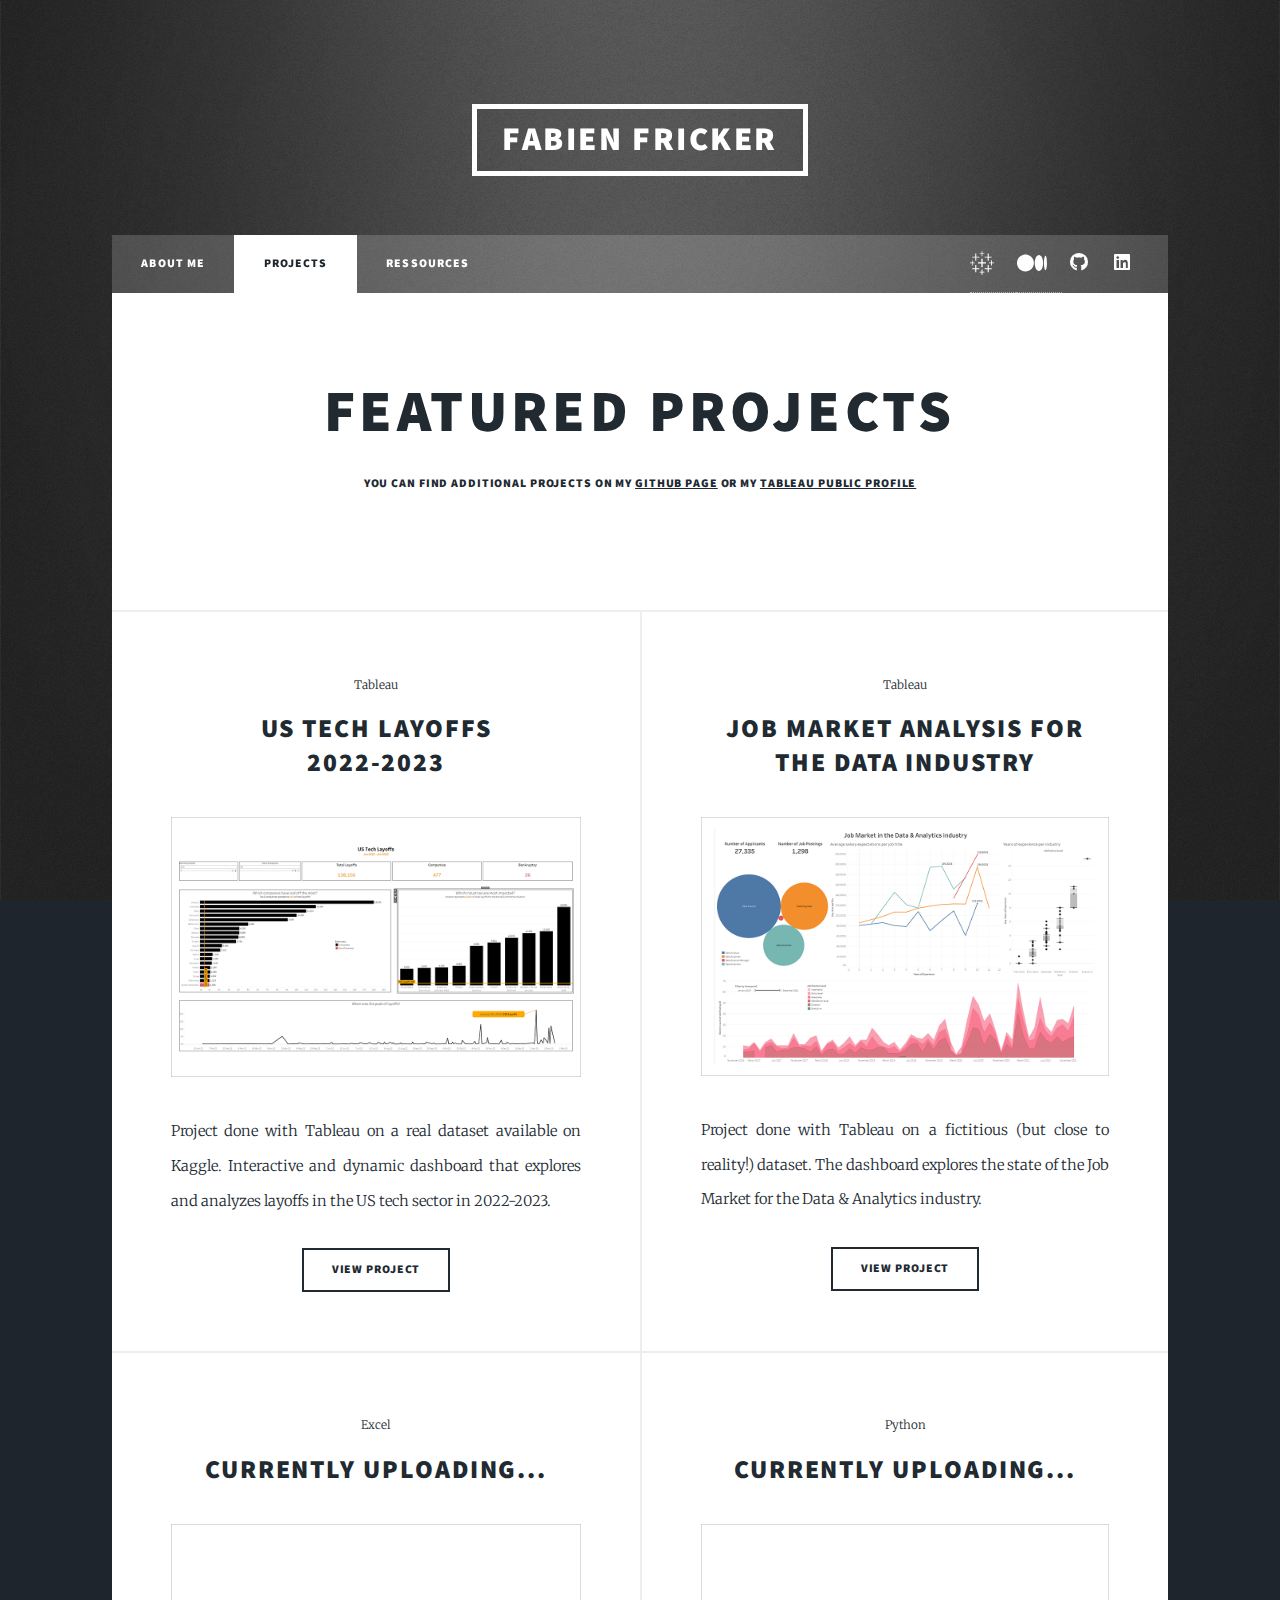
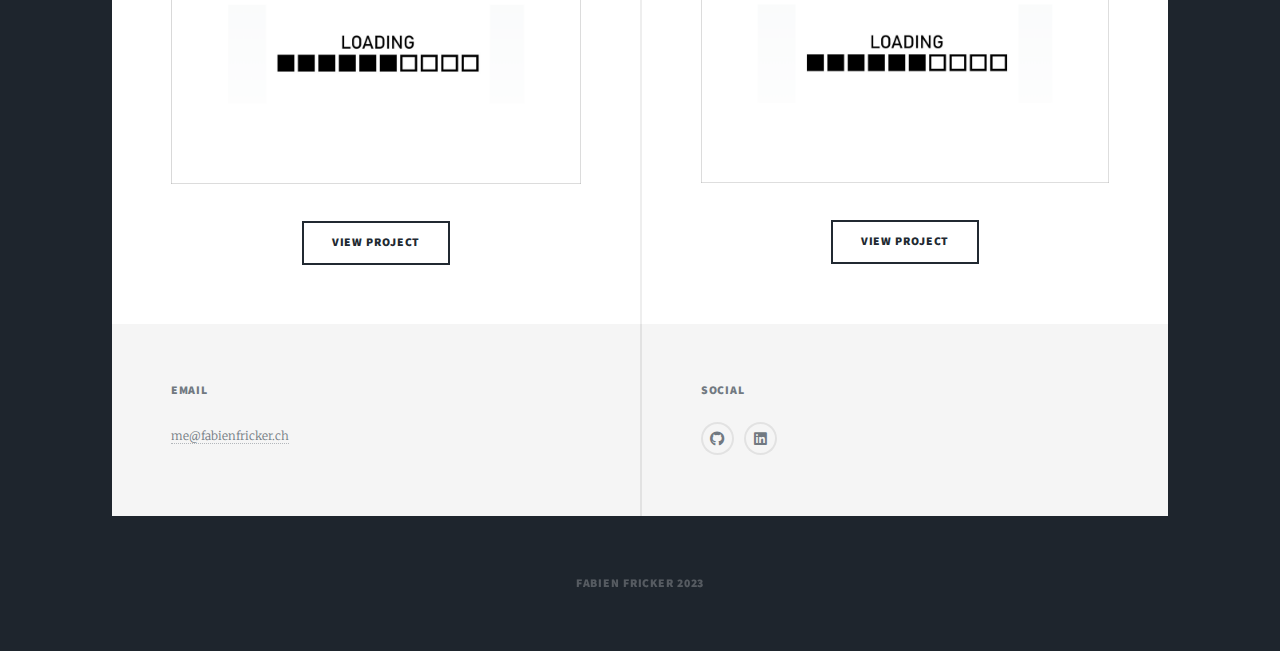
<file: projects.html>
<!DOCTYPE HTML>
<!--
	Massively by HTML5 UP
	html5up.net | @ajlkn
	Free for personal and commercial use under the CCA 3.0 license (html5up.net/license)
-->
<html>
	<head>
		<title>Projects - Fabien Fricker</title>
		<meta charset="utf-8" />
		<meta name="viewport" content="width=device-width, initial-scale=1, user-scalable=no" />
		<link rel="stylesheet" href="assets/css/main.css" />
		<noscript><link rel="stylesheet" href="assets/css/noscript.css" /></noscript>
	</head>
	<body class="is-preload">

		<!-- Wrapper -->
			<div id="wrapper">

				<!-- Header -->
				<header id="header">
					<a href="index.html" class="logo">Fabien Fricker</a>
				</header>

				<!-- Nav -->
				<nav id="nav">
					<ul class="links">
						<li><a href="index.html">About Me</a></li>
						<li class="active"><a href="projects.html">Projects</a></li>
						<li><a href="ressources.html">Ressources</a></li>
					</ul>
					<a href="https://public.tableau.com/app/profile/fabienfricker"><span class="icon-wrapper"><svg fill="#ffffff" width="33" height="36"  viewBox="0 -4 33 36"><path d="M11.654.174V2.377H9.682v.58h1.972V5.16h.696V2.957h1.97v-.58h-1.97V.174h-.348zm6.03 2.262l-.002 1.623v1.623h-2.957v.927h2.957v3.188H18.725l.011-1.582.02-1.576 1.465-.02 1.46-.01v-.927H18.728V2.436h-.522zm-12.407.06V5.686H2.291v.925H5.277V9.801h.985V6.61h3.013v-.925H6.262V2.496H5.77zm6.086 5.27v3.593H8.06v1.188h3.304v3.596h1.28v-3.596H15.953v-1.188H12.643V7.766h-.637zm9.721 1.55v2.221h-2.012v.811h2.012v2.261h.887v-2.261H24v-.811h-2.029V9.317h-.422zm-19.111.131V11.621H0v.621H1.973v2.194H2.64v-2.194h2v-.62H2.609V9.446h-.318zm15.709 4.516v3.254h-3.016v.927h3.016v3.217h1.072v-3.216H21.74v-.928H18.754v-3.254h-.533zm-12.463.008v3.246H2.262v.928h2.957v3.189H6.32v-3.189h2.955v-.928H6.32V13.97h-.55zm6.316 4.578l.002 1.103v1.1H9.566v.812h1.971v2.262h.928l.012-1.119.017-1.143H14.463v-.812h-2V18.549h-.465z" /></svg></span></a>

					<a href="https://medium.com/@fabienfricker"><span class="icon-wrapper"><svg fill="#ffffff" width="33" height="36"  viewBox="0 0 33 36"><path d="M30.955 16c0 3.951-0.661 7.166-1.483 7.166s-1.483-3.215-1.483-7.166 0.661-7.166 1.483-7.166 1.483 3.215 1.483 7.166zM27.167 16c0 4.412-1.882 8.001-4.212 8.001s-4.225-3.589-4.225-8.001 1.894-8.001 4.225-8.001 4.212 3.589 4.212 8.001zM17.919 16c-0.014 4.67-3.803 8.45-8.475 8.45-4.68 0-8.475-3.794-8.475-8.475s3.794-8.475 8.475-8.475c2.351 0 4.479 0.957 6.014 2.504l0.001 0.001c1.521 1.531 2.46 3.641 2.46 5.97 0 0.009 0 0.018-0 0.026v-0.001z"></svg></span></a>

					<ul class="icons">
						<li><a href="https://github.com/9999HP" class="icon brands fa-github"><span class="label">GitHub</span></a></li>
						<li><a href="https://www.linkedin.com/in/fabien-fricker/" class="icon brands alt fa-linkedin"><span class="label">LinkedIn</span></a></li>
					</ul>
				</nav>

				<!-- Main -->
					<div id="main">
						
						<!-- Featured Post -->
						<article class="post featured">
							<header class="major">
								<h2>FEATURED Projects</h2>
								<h6>You can find additional projects on my <a href="https://github.com/9999HP"><u>GitHub page</u></a> or my <a href="https://public.tableau.com/app/profile/fabienfricker"><u>Tableau Public profile</u></a></h6>
							</header>
						</article>

						<!-- Posts -->
						<section class="posts">
							<article>
								<header>
									<span class="date">Tableau</span>
									<h2>US Tech Layoffs<br />
										2022-2023</h2>
								</header>
								<img src="images/projects/tech_layoffs/dashboard.png" alt="" class="image fit" />
								<p>Project done with Tableau on a real dataset available on Kaggle. Interactive and dynamic dashboard that explores and analyzes layoffs in the US tech sector in 2022-2023.</p>
								<ul class="actions special">
									<li><a href="tech_layoffs_project.html" class="button">View Project</a></li>
								</ul>
							</article>
							<article>
								<header>
									<span class="date">Tableau</span>
									<h2>Job Market analysis for the Data industry</h2>
								</header>
								<img src="images/projects/jobmarket/dashboard.png" alt="" class="image fit" />
								<p>Project done with Tableau on a fictitious (but close to reality!) dataset. The dashboard explores the state of the Job Market for the Data & Analytics industry.</p>
								<ul class="actions special">
									<li><a href="data_jobmarket_project.html" class="button">View Project</a></li>
								</ul>
							</article>
							<article>
								<header>
									<span class="date">Excel</span>
									<h2>Currently uploading...</h2>
								</header>
								<img src="images/projects/loading.png" alt="" class="image fit" />
								<p></p>
								<ul class="actions special">
									<li><a href="#" class="button">View Project</a></li>
								</ul>
							</article>
							<article>
								<header>
									<span class="date">Python</span>
									<h2>Currently uploading...</h2>
								</header>
								<img src="images/projects/loading.png" alt="" class="image fit" />
								<p></p>
								<ul class="actions special">
									<li><a href="#" class="button">View Project</a></li>
								</ul>
							</article>
						</section>


					</div>

				<!-- Footer -->
				<footer id="footer">
					<section>
						<h3>Email</h3>
						<p><a href="me@fabienfricker.ch">me@fabienfricker.ch</a></p>
					</section>
					<section>
						<h3>Social</h3>
						<ul class="icons alt">
							<li><a href="https://github.com/9999HP" class="icon brands alt fa-github"><span class="label">GitHub</span></a></li>
							<li><a href="https://www.linkedin.com/in/fabien-fricker/" class="icon brands alt fa-linkedin"><span class="label">LinkedIn</span></a></li>
						</ul>
					</section>
				</section>
			</footer>

				<!-- Copyright -->
				<div id="copyright">
					<ul><li>Fabien Fricker 2023</li></ul>
				</div>
			</div>

		<!-- Scripts -->
			<script src="assets/js/jquery.min.js"></script>
			<script src="assets/js/jquery.scrollex.min.js"></script>
			<script src="assets/js/jquery.scrolly.min.js"></script>
			<script src="assets/js/browser.min.js"></script>
			<script src="assets/js/breakpoints.min.js"></script>
			<script src="assets/js/util.js"></script>
			<script src="assets/js/main.js"></script>

	</body>
</html>
</file>
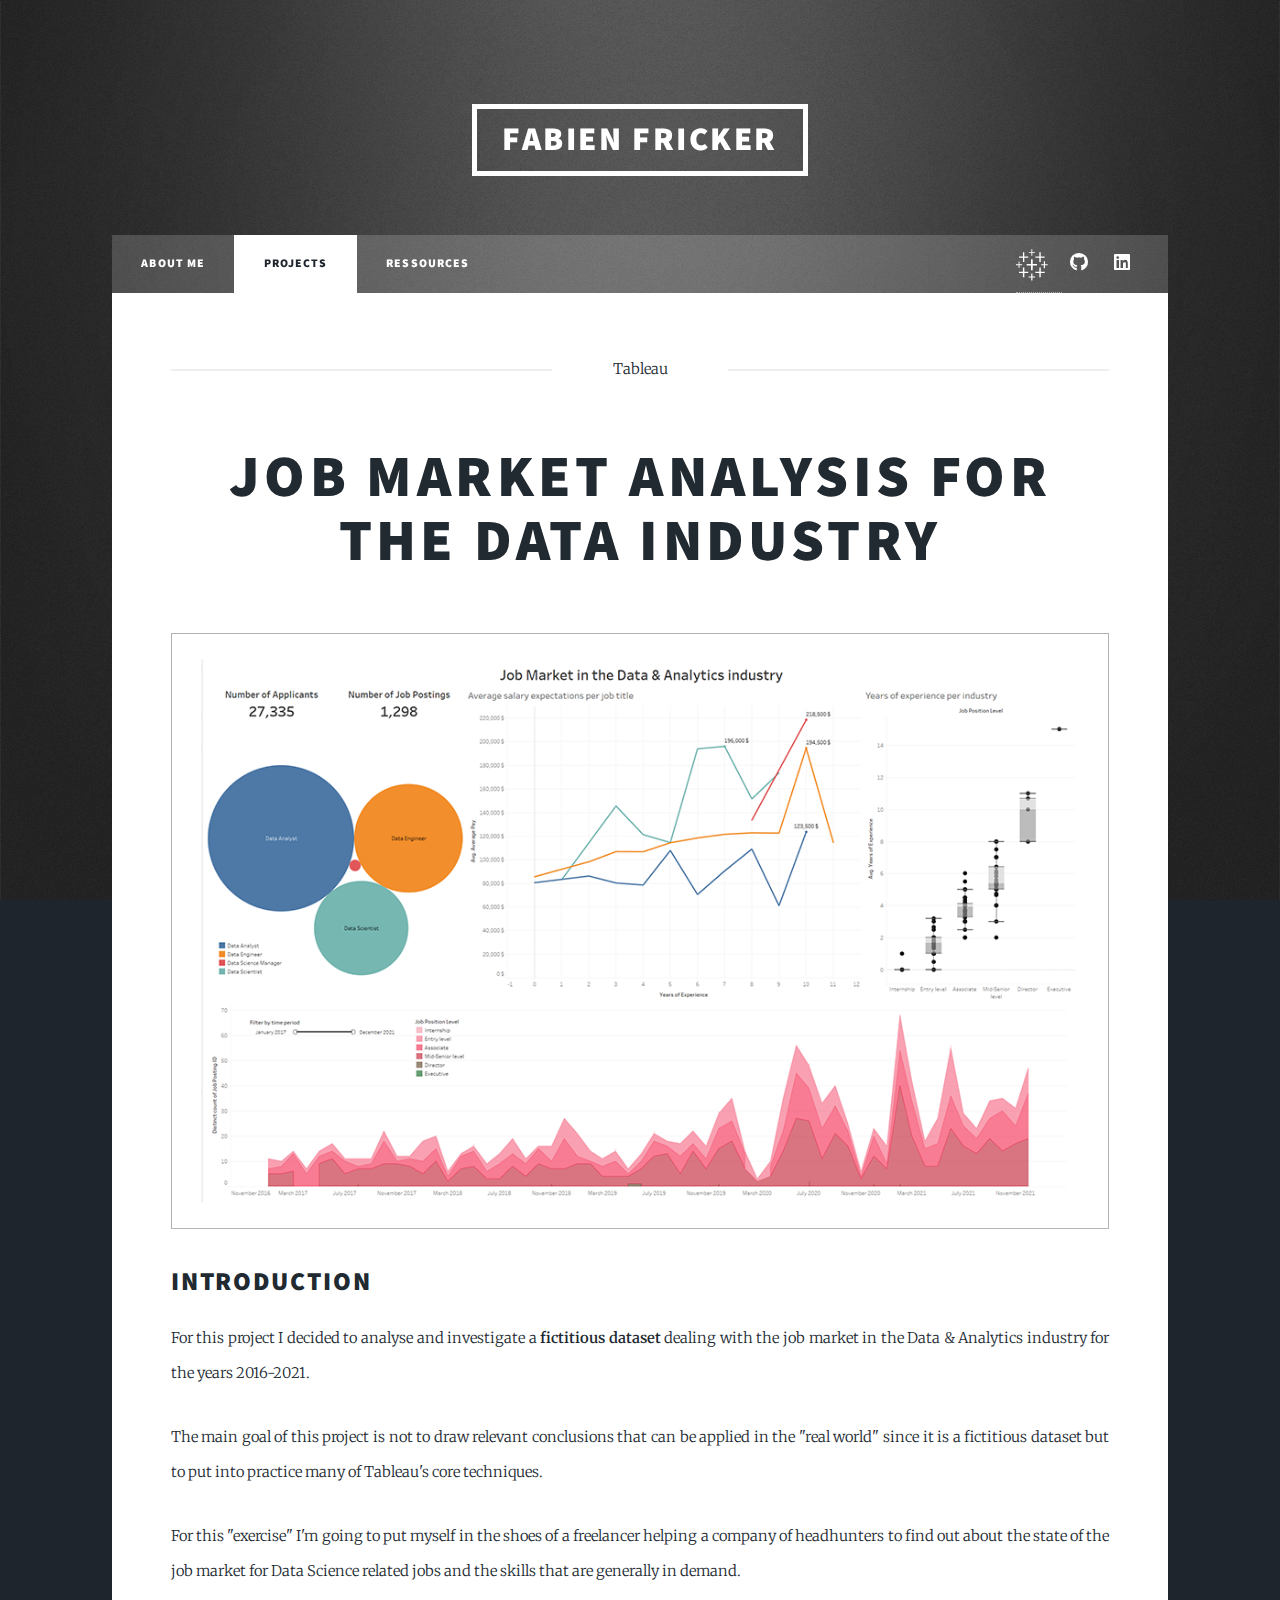
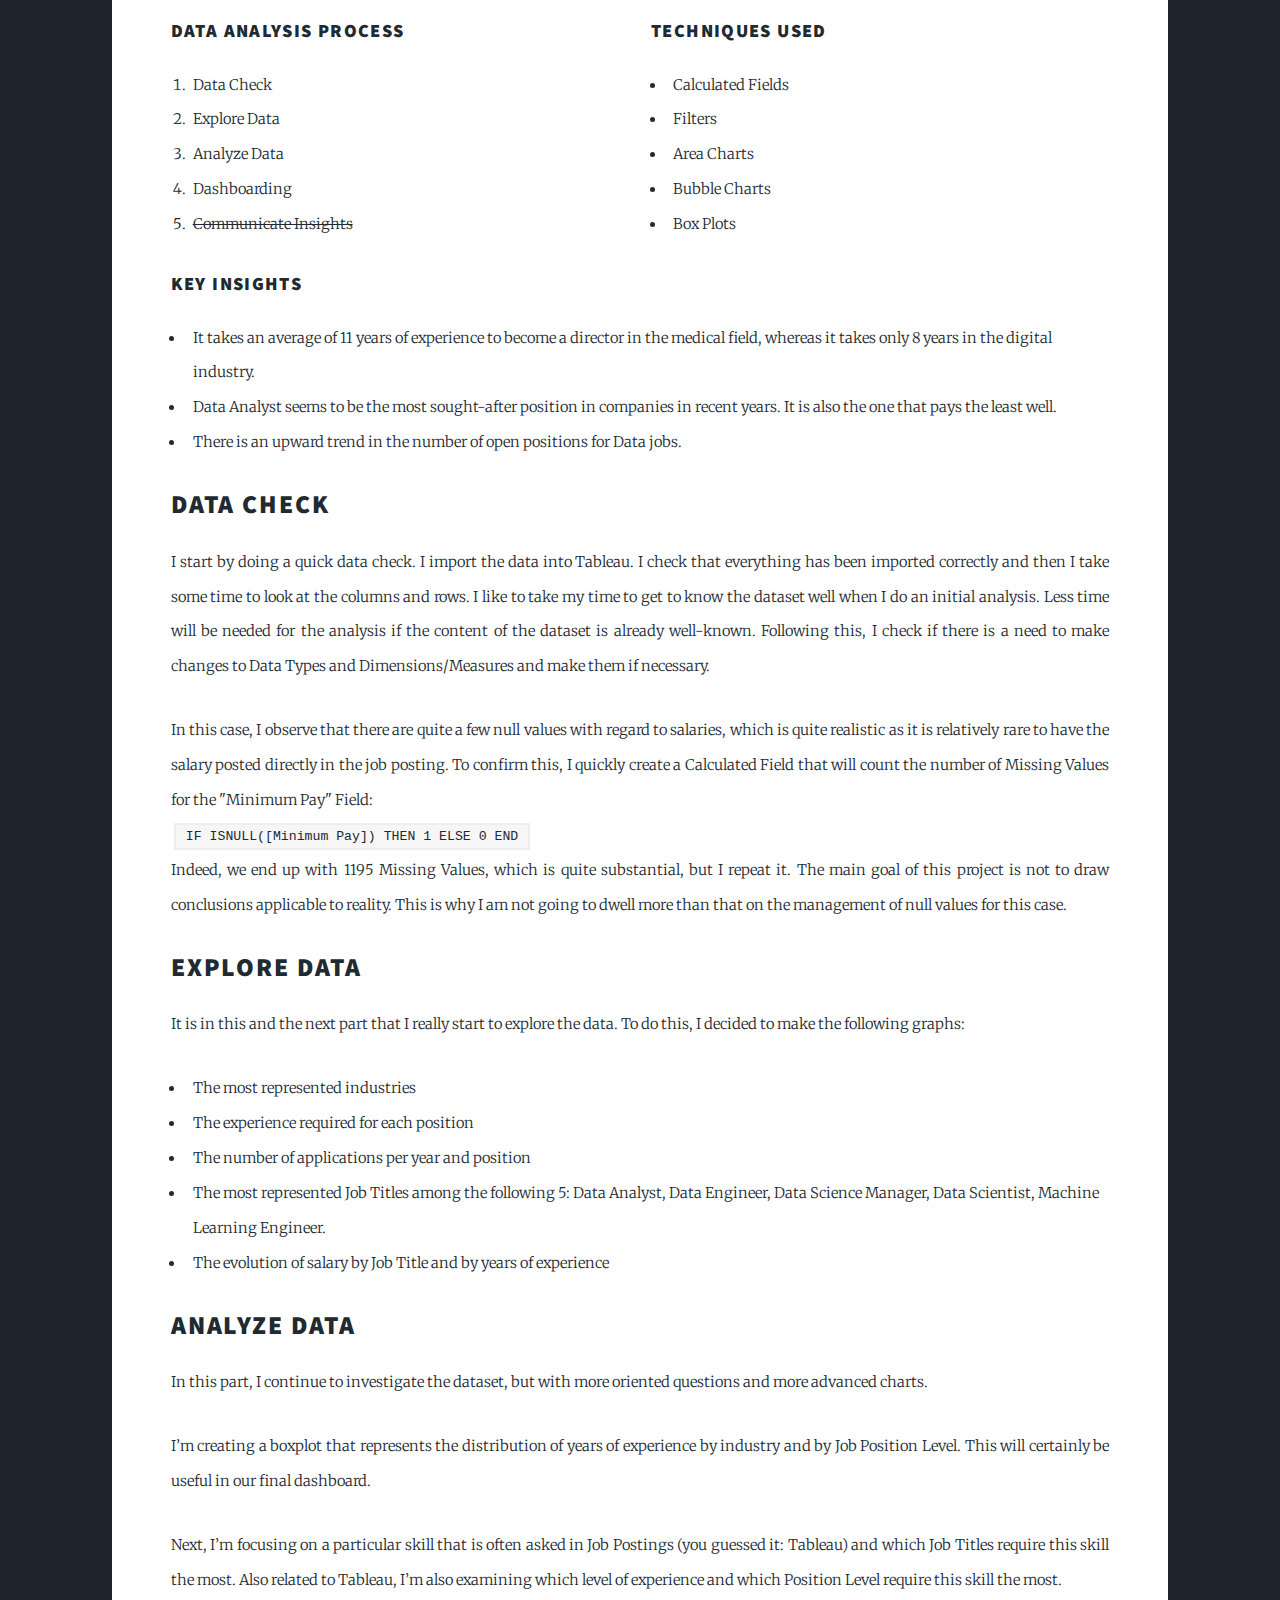
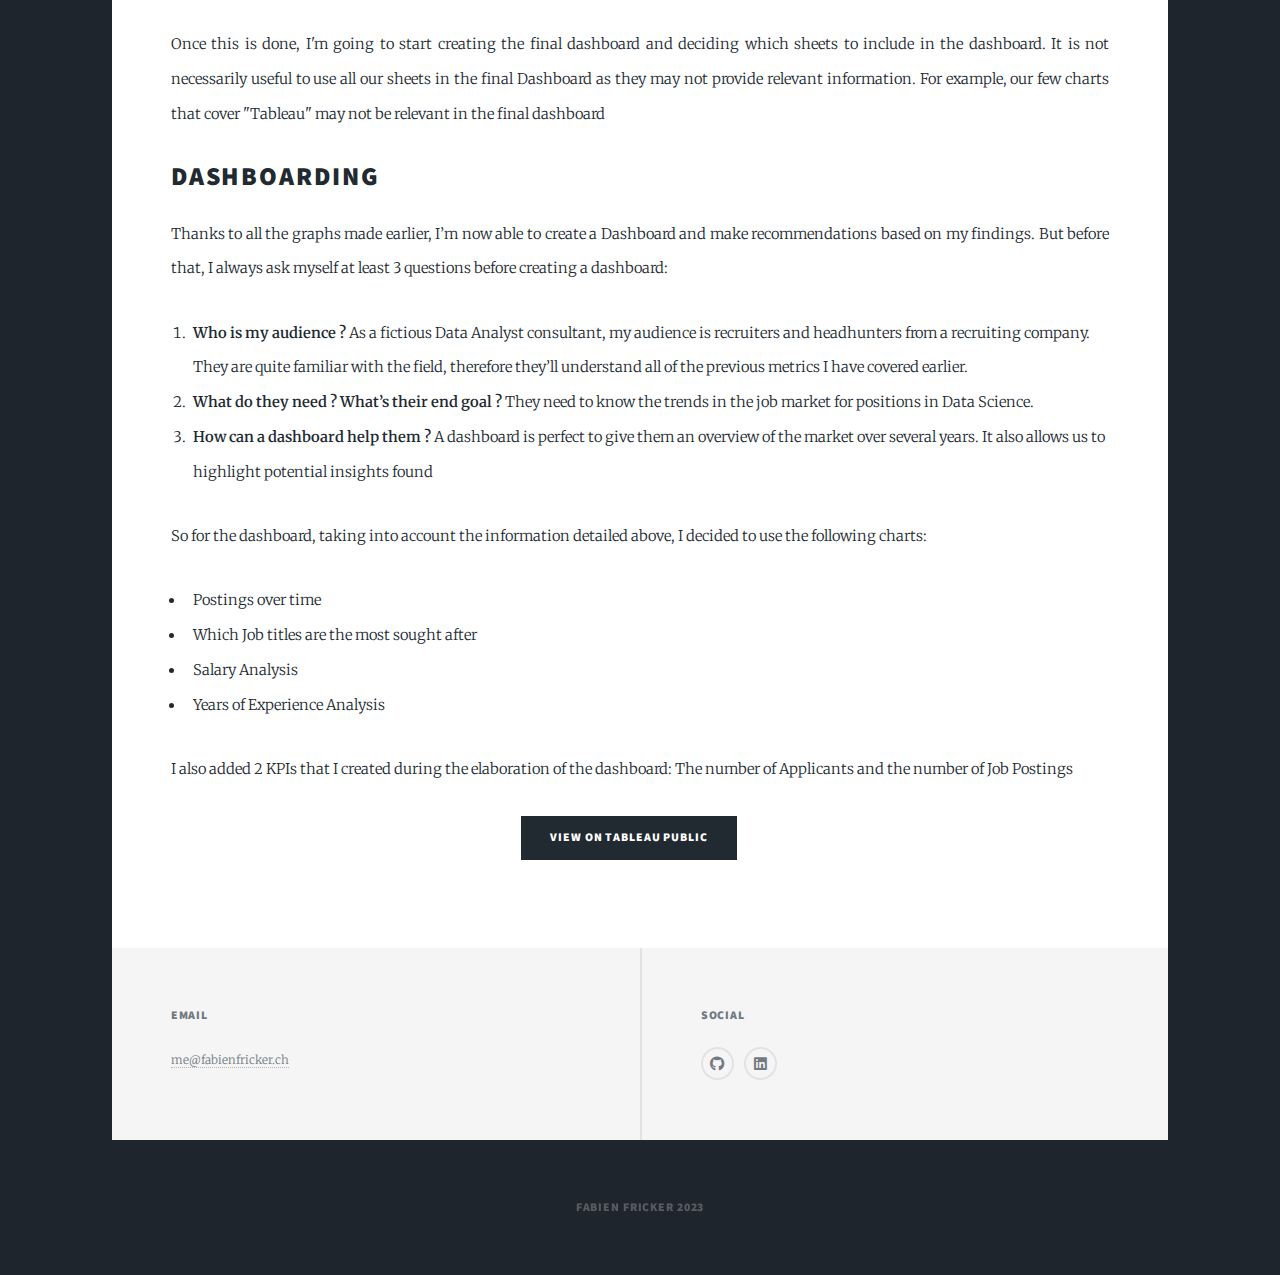
<file: projectsdata_jobmarket_project.html>
<!DOCTYPE HTML>
<!--
	Massively by HTML5 UP
	html5up.net | @ajlkn
	Free for personal and commercial use under the CCA 3.0 license (html5up.net/license)
-->
<html>
	<head>
		<title>Project - Job Market analysis for the Data industry</title>
		<meta charset="utf-8" />
		<meta name="viewport" content="width=device-width, initial-scale=1, user-scalable=no" />
		<link rel="stylesheet" href="assets/css/main.css" />
		<noscript><link rel="stylesheet" href="assets/css/noscript.css" /></noscript>
	</head>
	<body class="is-preload">

		<!-- Wrapper -->
			<div id="wrapper">

				<!-- Header -->
					<header id="header">
						<a href="index.html" class="logo">Fabien Fricker</a>
					</header>

				<!-- Nav -->
				<nav id="nav">
					<ul class="links">
						<li><a href="index.html">About Me</a></li>
						<li class="active"><a href="projects.html">Projects</a></li>
						<li><a href="ressources.html">Ressources</a></li>
					</ul>
					<a href="https://public.tableau.com/app/profile/fabienfricker"><span class="icon-wrapper"><svg fill="#ffffff" width="33" height="33"  viewBox="0 0 25 35" preserveAspectRatio="xMidYMin slice" ><path d="M11.654.174V2.377H9.682v.58h1.972V5.16h.696V2.957h1.97v-.58h-1.97V.174h-.348zm6.03 2.262l-.002 1.623v1.623h-2.957v.927h2.957v3.188H18.725l.011-1.582.02-1.576 1.465-.02 1.46-.01v-.927H18.728V2.436h-.522zm-12.407.06V5.686H2.291v.925H5.277V9.801h.985V6.61h3.013v-.925H6.262V2.496H5.77zm6.086 5.27v3.593H8.06v1.188h3.304v3.596h1.28v-3.596H15.953v-1.188H12.643V7.766h-.637zm9.721 1.55v2.221h-2.012v.811h2.012v2.261h.887v-2.261H24v-.811h-2.029V9.317h-.422zm-19.111.131V11.621H0v.621H1.973v2.194H2.64v-2.194h2v-.62H2.609V9.446h-.318zm15.709 4.516v3.254h-3.016v.927h3.016v3.217h1.072v-3.216H21.74v-.928H18.754v-3.254h-.533zm-12.463.008v3.246H2.262v.928h2.957v3.189H6.32v-3.189h2.955v-.928H6.32V13.97h-.55zm6.316 4.578l.002 1.103v1.1H9.566v.812h1.971v2.262h.928l.012-1.119.017-1.143H14.463v-.812h-2V18.549h-.465z" /></svg></span></a>

					<ul class="icons">
						<li><a href="https://github.com/9999HP" class="icon brands fa-github"><span class="label">GitHub</span></a></li>
						<li><a href="https://www.linkedin.com/in/fabien-fricker/" class="icon brands alt fa-linkedin"><span class="label">LinkedIn</span></a></li>
					</ul>
				</nav>


				<!-- Main -->
					<div id="main">

						<!-- Post -->
							<section class="post">
								<header class="major">
									<span class="date">Tableau</span>
									<h1>Job Market analysis for the Data industry</h1>
								</header>
								<span class="image fit"><a href="images/projects/jobmarket/dashboard.png" target="_blank"><img src="images/projects/jobmarket/dashboard.png" alt="" /></a></span>

                                <h2>Introduction</h2>
								<p>For this project I decided to analyse and investigate a <strong>fictitious dataset</strong> dealing with the job market in the Data & Analytics industry for the years 2016-2021.</p>
                                <p>The main goal of this project is not to draw relevant conclusions that can be applied in the "real world" since it is a fictitious dataset but to put into practice many of Tableau's core techniques.</p>
                                <p>For this "exercise" I'm going to put myself in the shoes of a freelancer helping a company of headhunters to find out about the state of the job market for Data Science related jobs and the skills that are generally in demand.</p>
								<div class="row">
                                    <div class="col-6 col-12-small">
                                        <h3>Data Analysis Process</h3>
                                        <ol>
                                            <li>Data Check</li>
                                            <li>Explore Data</li>
                                            <li>Analyze Data</li>
                                            <li>Dashboarding</li>
                                            <li><s>Communicate Insights</s></li>
                                        </ol>
                                    </div>
                                    <div class="col-6 col-12-small">
                                        <h3>Techniques used</h3>
                                        <ul>
                                            <li>Calculated Fields</li>
                                            <li>Filters</li>
                                            <li>Area Charts</li>
                                            <li>Bubble Charts</li>
                                            <li>Box Plots</li>
                                        </ul>
                                    </div>
								<h3>Key Insights</h3>
								<div class="row">
                                    <div class="col-12-small">
                                <ul>
                                    <li>It takes an average of 11 years of experience to become a director in the medical field, whereas it takes only 8 years in the digital industry.</li>
                                    <li>Data Analyst seems to be the most sought-after position in companies in recent years. It is also the one that pays the least well.</li>
                                    <li>There is an upward trend in the number of open positions for Data jobs.</li>
								</ul>
									</div>
								</div>
								
								<h2>Data Check</h2>
								<p>I start by doing a quick data check. I import the data into Tableau. I check that everything has been imported correctly and then I take some time to look at the columns and rows. I like to take my time to get to know the dataset well when I do an initial analysis. Less time will be needed for the analysis if the content of the dataset is already well-known. Following this, I check if there is a need to make changes to Data Types and Dimensions/Measures and make them if necessary.</p>
								<p>In this case, I observe that there are quite a few null values with regard to salaries, which is quite realistic as it is relatively rare to have the salary posted directly in the job posting. To confirm this, I quickly create a Calculated Field that will count the number of Missing Values for the "Minimum Pay" Field: <br/> <code>IF ISNULL([Minimum Pay]) THEN 1 ELSE 0 END</code><br/>
								Indeed, we end up with 1195 Missing Values, which is quite substantial, but I repeat it. The main goal of this project is not to draw conclusions applicable to reality. This is why I am not going to dwell more than that on the management of null values for this case.</p>
								
								<h2>Explore Data</h2>
								<p>It is in this and the next part that I really start to explore the data. To do this, I decided to make the following graphs:</p>
								<div class="row">
                                    <div class="col-12-small">
								<ul>
									<li>The most represented industries</li>
									<li>The experience required for each position</li>
									<li>The number of applications per year and position</li>
									<li>The most represented Job Titles among the following 5: Data Analyst, Data Engineer, Data Science Manager, Data Scientist, Machine Learning Engineer.</li>
									<li>The evolution of salary by Job Title and by years of experience</li>
								</ul>
									</div>
								</div>

								<h2>Analyze Data</h2>
								<p>In this part, I continue to investigate the dataset, but with more oriented questions and more advanced charts.</p>
								<p>I’m creating a boxplot that represents the distribution of years of experience by industry and by Job Position Level. This will certainly be useful in our final dashboard.</p>
								<p>Next, I’m focusing on a particular skill that is often asked in Job Postings (you guessed it: Tableau) and which Job Titles require this skill the most. Also related to Tableau, I’m also examining which level of experience and which Position Level require this skill the most.</p>
								<p>Once this is done, I'm going to start creating the final dashboard and deciding which sheets to include in the dashboard. It is not necessarily useful to use all our sheets in the final Dashboard as they may not provide relevant information. For example, our few charts that cover "Tableau" may not be relevant in the final dashboard</p>
								
								<h2>Dashboarding</h2>
								<p>Thanks to all the graphs made earlier, I’m now able to create a Dashboard and make recommendations based on my findings. But before that, I always ask myself at least 3 questions before creating a dashboard:</p>
								<div class="row">
                                    <div class="col-12-small">
								<ol>
									<li><b>Who is my audience ?</b> As a fictious Data Analyst consultant, my audience is recruiters and headhunters from a recruiting company. They are quite familiar with the field, therefore they’ll understand all of the previous metrics I have covered earlier.</li>
									<li><b>What do they need ? What’s their end goal ?</b> They need to know the trends in the job market for positions in Data Science. </li>
									<li><b>How can a dashboard help them ?</b> A dashboard is perfect to give them an overview of the market over several years. It also allows us to highlight potential insights found</li>
								</ol>
									</div>
								</div>
								<p>So for the dashboard, taking into account the information detailed above, I decided to use the following charts:</p>
								<div class="row">
                                    <div class="col-12-small">
								<ul>
									<li>Postings over time</li>
									<li>Which Job titles are the most sought after</li>
									<li>Salary Analysis</li>
									<li>Years of Experience Analysis</li>
								</ul>
									</div>
								</div>
								<p>I also added 2 KPIs that I created during the elaboration of the dashboard: The number of Applicants and the number of Job Postings </p>

								<ul class="actions special">
									<li><a href="https://public.tableau.com/app/profile/fabienfricker/viz/JobMarketAnalysisfortheDataIndustry/JobAnalytics" class="button primary">View on Tableau Public</a></li>
								</ul>
								
							</section>

					</div>

				<!-- Footer -->
				<footer id="footer">
					<section>
						<h3>Email</h3>
						<p><a href="me@fabienfricker.ch">me@fabienfricker.ch</a></p>
					</section>
					<section>
						<h3>Social</h3>
						<ul class="icons alt">
							<li><a href="https://github.com/9999HP" class="icon brands alt fa-github"><span class="label">GitHub</span></a></li>
							<li><a href="https://www.linkedin.com/in/fabien-fricker/" class="icon brands alt fa-linkedin"><span class="label">LinkedIn</span></a></li>
						</ul>
					</section>
				</section>
			</footer>

		<!-- Copyright -->
			<div id="copyright">
				<ul><li>Fabien Fricker 2023</li></ul>
			</div>

	</div>

			</div>

		<!-- Scripts -->
			<script src="assets/js/jquery.min.js"></script>
			<script src="assets/js/jquery.scrollex.min.js"></script>
			<script src="assets/js/jquery.scrolly.min.js"></script>
			<script src="assets/js/browser.min.js"></script>
			<script src="assets/js/breakpoints.min.js"></script>
			<script src="assets/js/util.js"></script>
			<script src="assets/js/main.js"></script>

	</body>
</html>
</file>
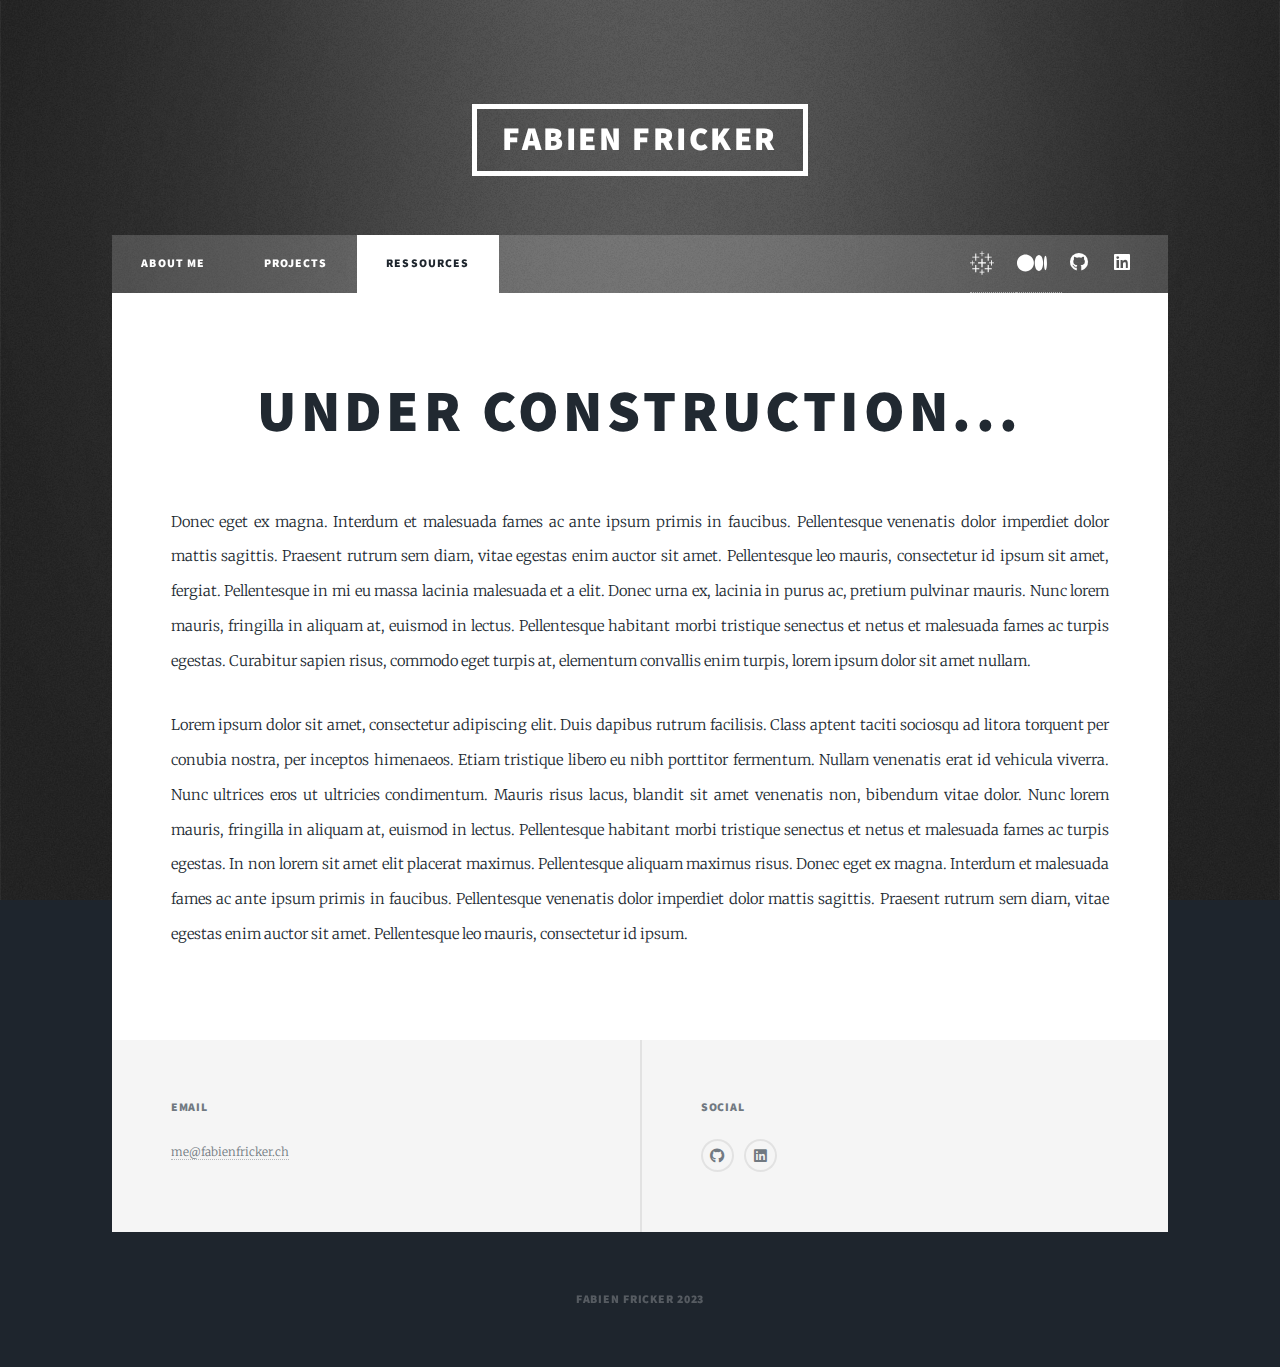
<file: ressources.html>
<!DOCTYPE HTML>
<!--
	Massively by HTML5 UP
	html5up.net | @ajlkn
	Free for personal and commercial use under the CCA 3.0 license (html5up.net/license)
-->
<html>
	<head>
		<title>Ressources - Fabien Fricker</title>
		<meta charset="utf-8" />
		<meta name="viewport" content="width=device-width, initial-scale=1, user-scalable=no" />
		<link rel="stylesheet" href="assets/css/main.css" />
		<noscript><link rel="stylesheet" href="assets/css/noscript.css" /></noscript>
	</head>
	<body class="is-preload">

		<!-- Wrapper -->
			<div id="wrapper">

				<!-- Header -->
					<header id="header">
						<a href="index.html" class="logo">Fabien Fricker</a>
					</header>

				<!-- Nav -->
				<nav id="nav">
					<ul class="links">
						<li><a href="index.html">About Me</a></li>
						<li><a href="projects.html">Projects</a></li>
						<li class="active"><a href="ressources.html">Ressources</a></li>
					</ul>
					<a href="https://public.tableau.com/app/profile/fabienfricker"><span class="icon-wrapper"><svg fill="#ffffff" width="33" height="36"  viewBox="0 -4 33 36"><path d="M11.654.174V2.377H9.682v.58h1.972V5.16h.696V2.957h1.97v-.58h-1.97V.174h-.348zm6.03 2.262l-.002 1.623v1.623h-2.957v.927h2.957v3.188H18.725l.011-1.582.02-1.576 1.465-.02 1.46-.01v-.927H18.728V2.436h-.522zm-12.407.06V5.686H2.291v.925H5.277V9.801h.985V6.61h3.013v-.925H6.262V2.496H5.77zm6.086 5.27v3.593H8.06v1.188h3.304v3.596h1.28v-3.596H15.953v-1.188H12.643V7.766h-.637zm9.721 1.55v2.221h-2.012v.811h2.012v2.261h.887v-2.261H24v-.811h-2.029V9.317h-.422zm-19.111.131V11.621H0v.621H1.973v2.194H2.64v-2.194h2v-.62H2.609V9.446h-.318zm15.709 4.516v3.254h-3.016v.927h3.016v3.217h1.072v-3.216H21.74v-.928H18.754v-3.254h-.533zm-12.463.008v3.246H2.262v.928h2.957v3.189H6.32v-3.189h2.955v-.928H6.32V13.97h-.55zm6.316 4.578l.002 1.103v1.1H9.566v.812h1.971v2.262h.928l.012-1.119.017-1.143H14.463v-.812h-2V18.549h-.465z" /></svg></span></a>

					<a href="https://medium.com/@fabienfricker"><span class="icon-wrapper"><svg fill="#ffffff" width="33" height="36"  viewBox="0 0 33 36"><path d="M30.955 16c0 3.951-0.661 7.166-1.483 7.166s-1.483-3.215-1.483-7.166 0.661-7.166 1.483-7.166 1.483 3.215 1.483 7.166zM27.167 16c0 4.412-1.882 8.001-4.212 8.001s-4.225-3.589-4.225-8.001 1.894-8.001 4.225-8.001 4.212 3.589 4.212 8.001zM17.919 16c-0.014 4.67-3.803 8.45-8.475 8.45-4.68 0-8.475-3.794-8.475-8.475s3.794-8.475 8.475-8.475c2.351 0 4.479 0.957 6.014 2.504l0.001 0.001c1.521 1.531 2.46 3.641 2.46 5.97 0 0.009 0 0.018-0 0.026v-0.001z"></svg></span></a>

					<ul class="icons">
						<li><a href="https://github.com/9999HP" class="icon brands fa-github"><span class="label">GitHub</span></a></li>
						<li><a href="https://www.linkedin.com/in/fabien-fricker/" class="icon brands alt fa-linkedin"><span class="label">LinkedIn</span></a></li>
					</ul>
				</nav>


				<!-- Main -->
					<div id="main">

						<!-- Post -->
							<section class="post">
								<header class="major">
									<h1>Under Construction...</h1>
								</header>
								<p>Donec eget ex magna. Interdum et malesuada fames ac ante ipsum primis in faucibus. Pellentesque venenatis dolor imperdiet dolor mattis sagittis. Praesent rutrum sem diam, vitae egestas enim auctor sit amet. Pellentesque leo mauris, consectetur id ipsum sit amet, fergiat. Pellentesque in mi eu massa lacinia malesuada et a elit. Donec urna ex, lacinia in purus ac, pretium pulvinar mauris. Nunc lorem mauris, fringilla in aliquam at, euismod in lectus. Pellentesque habitant morbi tristique senectus et netus et malesuada fames ac turpis egestas. Curabitur sapien risus, commodo eget turpis at, elementum convallis enim turpis, lorem ipsum dolor sit amet nullam.</p>
								<p>Lorem ipsum dolor sit amet, consectetur adipiscing elit. Duis dapibus rutrum facilisis. Class aptent taciti sociosqu ad litora torquent per conubia nostra, per inceptos himenaeos. Etiam tristique libero eu nibh porttitor fermentum. Nullam venenatis erat id vehicula viverra. Nunc ultrices eros ut ultricies condimentum. Mauris risus lacus, blandit sit amet venenatis non, bibendum vitae dolor. Nunc lorem mauris, fringilla in aliquam at, euismod in lectus. Pellentesque habitant morbi tristique senectus et netus et malesuada fames ac turpis egestas. In non lorem sit amet elit placerat maximus. Pellentesque aliquam maximus risus. Donec eget ex magna. Interdum et malesuada fames ac ante ipsum primis in faucibus. Pellentesque venenatis dolor imperdiet dolor mattis sagittis. Praesent rutrum sem diam, vitae egestas enim auctor sit amet. Pellentesque leo mauris, consectetur id ipsum.</p>
							</section>

					</div>

				<!-- Footer -->
				<footer id="footer">
					<section>
						<h3>Email</h3>
						<p><a href="me@fabienfricker.ch">me@fabienfricker.ch</a></p>
					</section>
					<section>
						<h3>Social</h3>
						<ul class="icons alt">
							<li><a href="https://github.com/9999HP" class="icon brands alt fa-github"><span class="label">GitHub</span></a></li>
							<li><a href="https://www.linkedin.com/in/fabien-fricker/" class="icon brands alt fa-linkedin"><span class="label">LinkedIn</span></a></li>
						</ul>
					</section>
				</section>
			</footer>

		<!-- Copyright -->
			<div id="copyright">
				<ul><li>Fabien Fricker 2023</li></ul>
			</div>

	</div>

			</div>

		<!-- Scripts -->
			<script src="assets/js/jquery.min.js"></script>
			<script src="assets/js/jquery.scrollex.min.js"></script>
			<script src="assets/js/jquery.scrolly.min.js"></script>
			<script src="assets/js/browser.min.js"></script>
			<script src="assets/js/breakpoints.min.js"></script>
			<script src="assets/js/util.js"></script>
			<script src="assets/js/main.js"></script>

	</body>
</html>
</file>
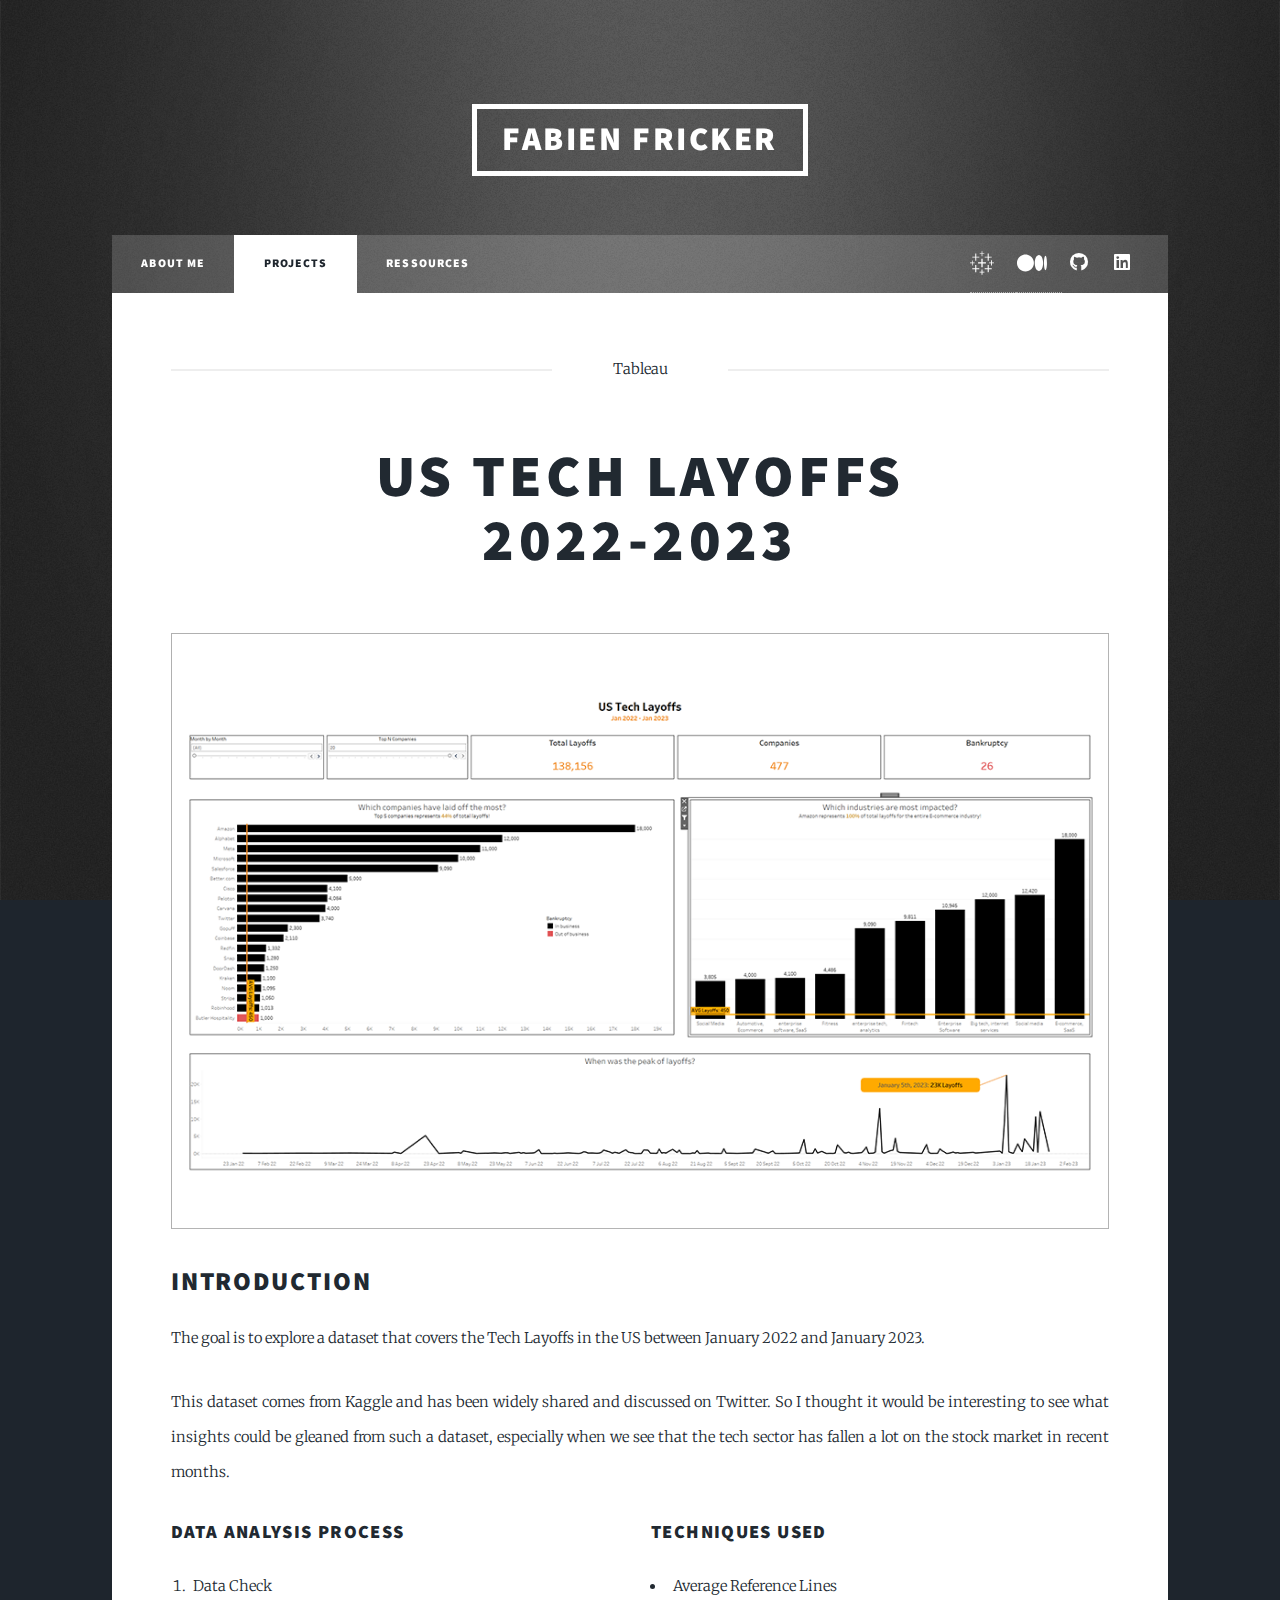
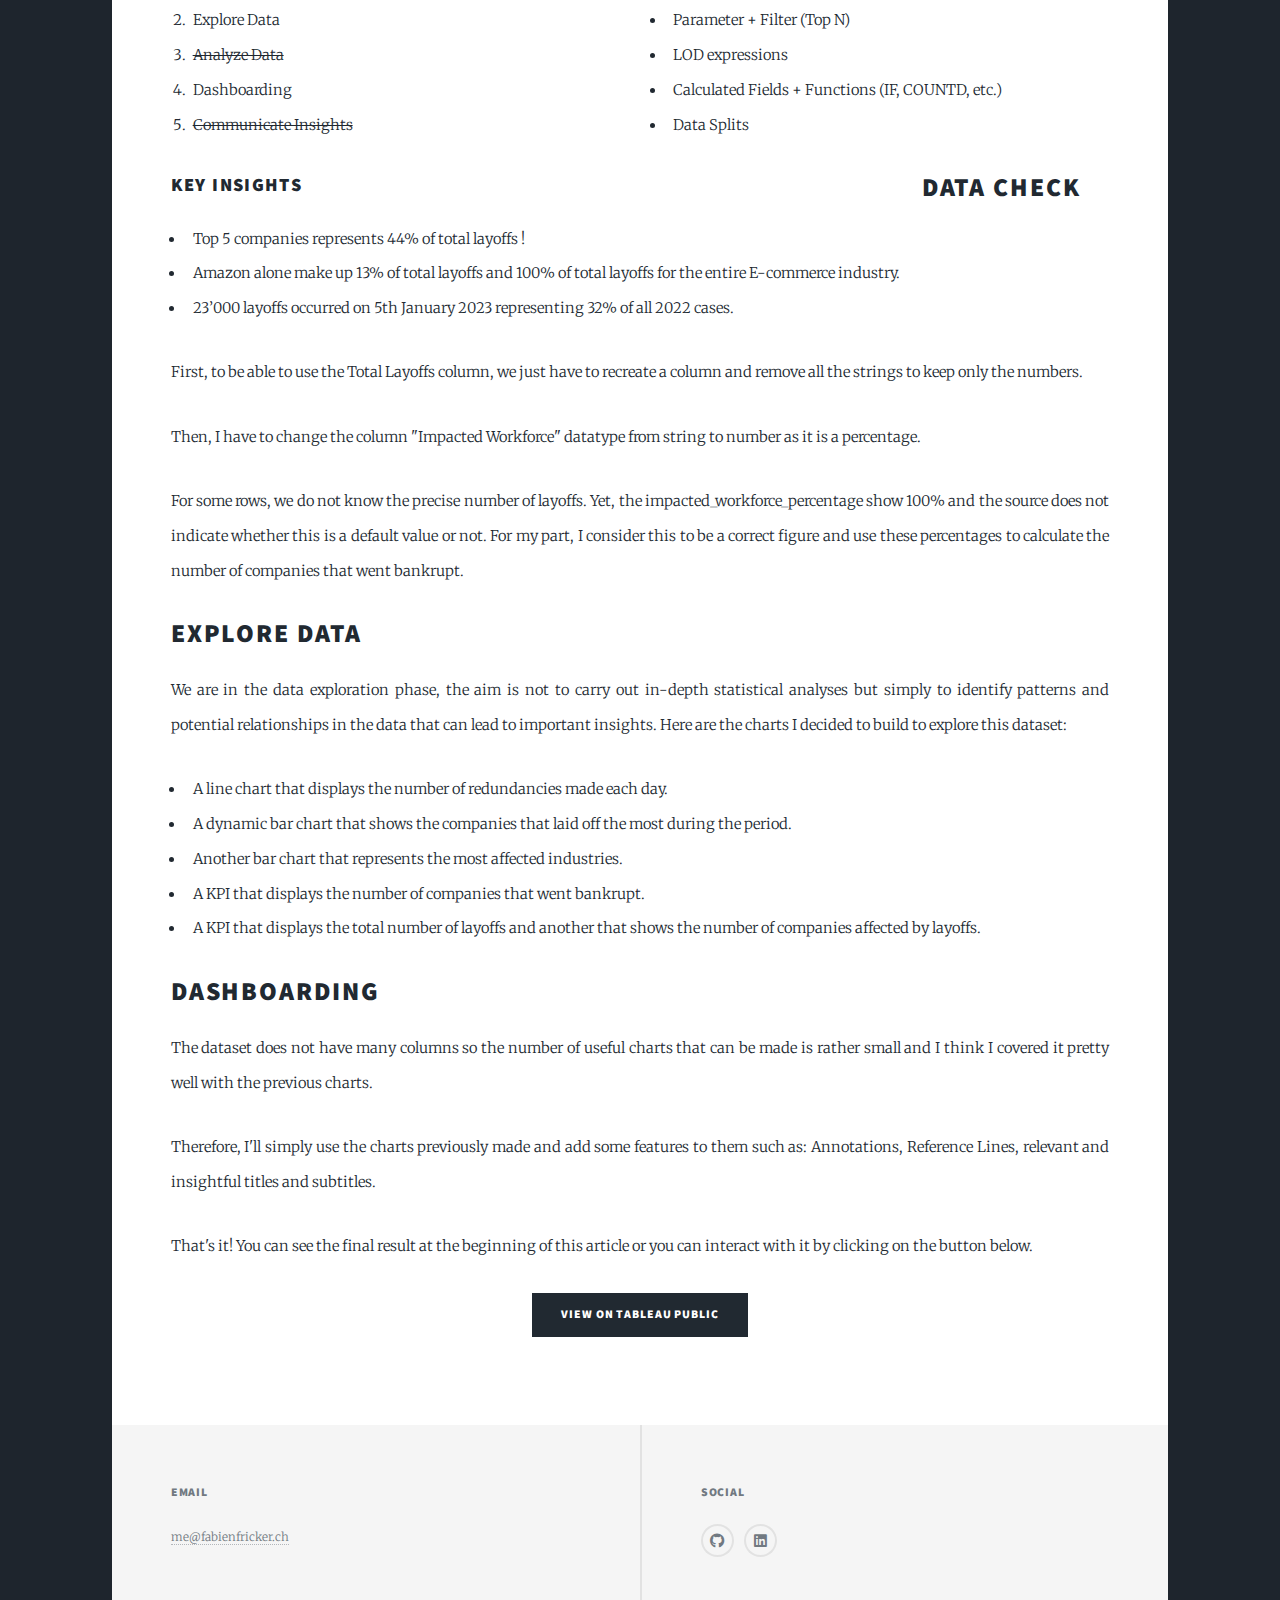
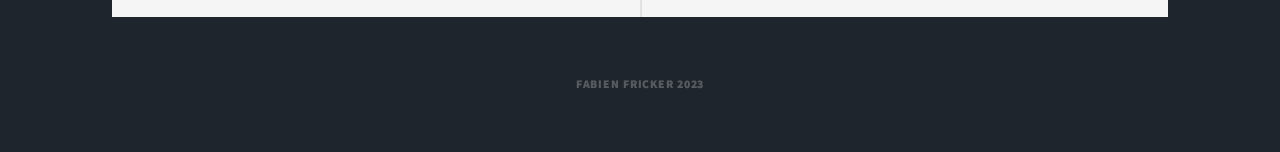
<file: tech_layoffs_project.html>
<!DOCTYPE HTML>
<!--
	Massively by HTML5 UP
	html5up.net | @ajlkn
	Free for personal and commercial use under the CCA 3.0 license (html5up.net/license)
-->
<html>
	<head>
		<title>Project - US Tech Layoffs 2022-2023</title>
		<meta charset="utf-8" />
		<meta name="viewport" content="width=device-width, initial-scale=1, user-scalable=no" />
		<link rel="stylesheet" href="assets/css/main.css" />
		<noscript><link rel="stylesheet" href="assets/css/noscript.css" /></noscript>
	</head>
	<body class="is-preload">

		<!-- Wrapper -->
			<div id="wrapper">

				<!-- Header -->
					<header id="header">
						<a href="index.html" class="logo">Fabien Fricker</a>
					</header>

				<!-- Nav -->
				<nav id="nav">
					<ul class="links">
						<li><a href="index.html">About Me</a></li>
						<li class="active"><a href="projects.html">Projects</a></li>
						<li><a href="ressources.html">Ressources</a></li>
					</ul>
					<a href="https://public.tableau.com/app/profile/fabienfricker"><span class="icon-wrapper"><svg fill="#ffffff" width="33" height="36"  viewBox="0 -4 33 36"><path d="M11.654.174V2.377H9.682v.58h1.972V5.16h.696V2.957h1.97v-.58h-1.97V.174h-.348zm6.03 2.262l-.002 1.623v1.623h-2.957v.927h2.957v3.188H18.725l.011-1.582.02-1.576 1.465-.02 1.46-.01v-.927H18.728V2.436h-.522zm-12.407.06V5.686H2.291v.925H5.277V9.801h.985V6.61h3.013v-.925H6.262V2.496H5.77zm6.086 5.27v3.593H8.06v1.188h3.304v3.596h1.28v-3.596H15.953v-1.188H12.643V7.766h-.637zm9.721 1.55v2.221h-2.012v.811h2.012v2.261h.887v-2.261H24v-.811h-2.029V9.317h-.422zm-19.111.131V11.621H0v.621H1.973v2.194H2.64v-2.194h2v-.62H2.609V9.446h-.318zm15.709 4.516v3.254h-3.016v.927h3.016v3.217h1.072v-3.216H21.74v-.928H18.754v-3.254h-.533zm-12.463.008v3.246H2.262v.928h2.957v3.189H6.32v-3.189h2.955v-.928H6.32V13.97h-.55zm6.316 4.578l.002 1.103v1.1H9.566v.812h1.971v2.262h.928l.012-1.119.017-1.143H14.463v-.812h-2V18.549h-.465z" /></svg></span></a>

					<a href="https://medium.com/@fabienfricker"><span class="icon-wrapper"><svg fill="#ffffff" width="33" height="36"  viewBox="0 0 33 36"><path d="M30.955 16c0 3.951-0.661 7.166-1.483 7.166s-1.483-3.215-1.483-7.166 0.661-7.166 1.483-7.166 1.483 3.215 1.483 7.166zM27.167 16c0 4.412-1.882 8.001-4.212 8.001s-4.225-3.589-4.225-8.001 1.894-8.001 4.225-8.001 4.212 3.589 4.212 8.001zM17.919 16c-0.014 4.67-3.803 8.45-8.475 8.45-4.68 0-8.475-3.794-8.475-8.475s3.794-8.475 8.475-8.475c2.351 0 4.479 0.957 6.014 2.504l0.001 0.001c1.521 1.531 2.46 3.641 2.46 5.97 0 0.009 0 0.018-0 0.026v-0.001z"></svg></span></a>

					<ul class="icons">
						<li><a href="https://github.com/9999HP" class="icon brands fa-github"><span class="label">GitHub</span></a></li>
						<li><a href="https://www.linkedin.com/in/fabien-fricker/" class="icon brands alt fa-linkedin"><span class="label">LinkedIn</span></a></li>
					</ul>
				</nav>


				<!-- Main -->
					<div id="main">

						<!-- Post -->
							<section class="post">
								<header class="major">
									<span class="date">Tableau</span>
									<h1>US Tech Layoffs<br />
                                    2022-2023</h1>
								</header>
								<span class="image fit"><a href="images/projects/tech_layoffs/dashboard.png" target="_blank"><img src="images/projects/tech_layoffs/dashboard.png" alt="" /></a></span>
                                
                                <h2>Introduction</h2>
                                <p>The goal is to explore a dataset that covers the Tech Layoffs in the US between January 2022 and January 2023.</p>
                                <p>This dataset comes from Kaggle and has been widely shared and discussed on Twitter. So I thought it would be interesting to see what insights could be gleaned from such a dataset, especially when we see that the tech sector has fallen a lot on the stock market in recent months.</p>
                                
                                <div class="row">
                                    <div class="col-6 col-12-small">
                                        <h3>Data Analysis Process</h3>
                                        <ol>
                                            <li>Data Check</li>
                                            <li>Explore Data</li>
                                            <li><s>Analyze Data</s></li>
                                            <li>Dashboarding</li>
                                            <li><s>Communicate Insights</s></li>
                                        </ol>
                                    </div>
                                    <div class="col-6 col-12-small">
                                        <h3>Techniques used</h3>
                                        <ul>
                                            <li>Average Reference Lines</li>
                                            <li>Parameter + Filter (Top N)</li>
                                            <li>LOD expressions</li>
                                            <li>Calculated Fields + Functions (IF, COUNTD, etc.)</li>
                                            <li>Data Splits</li>
                                        </ul>
                                </div>
                                <div class="row">
                                    <div class="col-12-small">
                                <h3>Key Insights</h3>
                                <ul>
                                    <li>Top 5 companies represents 44% of total layoffs !</li>
                                    <li>Amazon alone make up 13% of total layoffs and 100% of total layoffs for the entire E-commerce industry.</li>
                                    <li>23’000 layoffs occurred on 5th January 2023 representing 32% of all 2022 cases.</li>
                                </ul>
                                    </div>
                                </div>
                                <h2>Data Check</h2>
                                <p>First, to be able to use the Total Layoffs column, we just have to recreate a column and remove all the strings to keep only the numbers. </p>
                                <p>Then, I have to change the column "Impacted Workforce" datatype from string to number as it is a percentage.</p>
                                <p>For some rows, we do not know the precise number of layoffs. Yet, the impacted_workforce_percentage show 100% and the source does not indicate whether this is a default value or not. For my part, I consider this to be a correct figure and use these percentages to calculate the number of companies that went bankrupt.</p>
                                
                                <h2>Explore Data</h2>
								<p>We are in the data exploration phase, the aim is not to carry out in-depth statistical analyses but simply to identify patterns and potential relationships in the data that can lead to important insights. Here are the charts I decided to build to explore this dataset:</p>
                                <div class="row">
                                    <div class="col-12-small">
                                <ul>
									<li>A line chart that displays the number of redundancies made each day.</li>
									<li>A dynamic bar chart that shows the companies that laid off the most during the period.</li>
									<li>Another bar chart that represents the most affected industries.</li>
									<li>A KPI that displays the number of companies that went bankrupt.</li>
									<li>A KPI that displays the total number of layoffs and another that shows the number of companies affected by layoffs.</li>
								</ul>
                                <p></p>
                                <h2>Dashboarding</h2>
                                <p>The dataset does not have many columns so the number of useful charts that can be made is rather small and I think I covered it pretty well with the previous charts.</p>
                                <p>Therefore, I'll simply use the charts previously made and add some features to them such as: Annotations, Reference Lines, relevant and insightful titles and subtitles. </p>
                                <p>That's it! You can see the final result at the beginning of this article or you can interact with it by clicking on the button below.</p>

                                <ul class="actions special">
									<li><a href="https://public.tableau.com/app/profile/fabienfricker/viz/Dashboard-USTechLayoffs2022-2023/Dashboard" class="button primary">View on Tableau Public</a></li>
								</ul>
                                    </div>
                                </div>
							</section>

					</div>

				<!-- Footer -->
				<footer id="footer">
					<section>
						<h3>Email</h3>
						<p><a href="me@fabienfricker.ch">me@fabienfricker.ch</a></p>
					</section>
					<section>
						<h3>Social</h3>
						<ul class="icons alt">
							<li><a href="https://github.com/9999HP" class="icon brands alt fa-github"><span class="label">GitHub</span></a></li>
							<li><a href="https://www.linkedin.com/in/fabien-fricker/" class="icon brands alt fa-linkedin"><span class="label">LinkedIn</span></a></li>
						</ul>
					</section>
				</section>
			</footer>

		<!-- Copyright -->
			<div id="copyright">
				<ul><li>Fabien Fricker 2023</li></ul>
			</div>

	</div>

			</div>

		<!-- Scripts -->
			<script src="assets/js/jquery.min.js"></script>
			<script src="assets/js/jquery.scrollex.min.js"></script>
			<script src="assets/js/jquery.scrolly.min.js"></script>
			<script src="assets/js/browser.min.js"></script>
			<script src="assets/js/breakpoints.min.js"></script>
			<script src="assets/js/util.js"></script>
			<script src="assets/js/main.js"></script>

	</body>
</html>
</file>
<file: assets/css/main.css>
@import url(fontawesome-all.min.css);
@import url("https://fonts.googleapis.com/css?family=Merriweather:300,700,300italic,700italic|Source+Sans+Pro:900");

/*
	Massively by HTML5 UP
	html5up.net | @ajlkn
	Free for personal and commercial use under the CCA 3.0 license (html5up.net/license)
*/

html, body, div, span, applet, object,
iframe, h1, h2, h3, h4, h5, h6, p, blockquote,
pre, a, abbr, acronym, address, big, cite,
code, del, dfn, em, img, ins, kbd, q, s, samp,
small, strike, strong, sub, sup, tt, var, b,
u, i, center, dl, dt, dd, ol, ul, li, fieldset,
form, label, legend, table, caption, tbody,
tfoot, thead, tr, th, td, article, aside,
canvas, details, embed, figure, figcaption,
footer, header, hgroup, menu, nav, output, ruby,
section, summary, time, mark, audio, video {
	margin: 0;
	padding: 0;
	border: 0;
	font-size: 100%;
	font: inherit;
	vertical-align: baseline;}

article, aside, details, figcaption, figure,
footer, header, hgroup, menu, nav, section {
	display: block;}

body {
	line-height: 1;
}

ol, ul {
	list-style: none;
}

blockquote, q {
	quotes: none;
}

	blockquote:before, blockquote:after, q:before, q:after {
		content: '';
		content: none;
	}

table {
	border-collapse: collapse;
	border-spacing: 0;
}

body {
	-webkit-text-size-adjust: none;
}

mark {
	background-color: transparent;
	color: inherit;
}

input::-moz-focus-inner {
	border: 0;
	padding: 0;
}

input, select, textarea {
	-moz-appearance: none;
	-webkit-appearance: none;
	-ms-appearance: none;
	appearance: none;
}

/* Basic */

	@-ms-viewport {
		width: device-width;
	}

	body {
		-ms-overflow-style: scrollbar;
	}

	@media screen and (max-width: 480px) {

		html, body {
			min-width: 320px;
		}

	}

	html {
		box-sizing: border-box;
	}

	*, *:before, *:after {
		box-sizing: inherit;
	}

	body {
		background-color: #1e252d;
	}

		body.is-preload *, body.is-preload *:before, body.is-preload *:after {
			-moz-animation: none !important;
			-webkit-animation: none !important;
			-ms-animation: none !important;
			animation: none !important;
			-moz-transition: none !important;
			-webkit-transition: none !important;
			-ms-transition: none !important;
			transition: none !important;
		}

/* Type */

	html {
		font-size: 16pt;
	}

		@media screen and (max-width: 1680px) {

			html {
				font-size: 12pt;
			}

		}

		@media screen and (max-width: 1280px) {

			html {
				font-size: 11pt;
			}

		}

		@media screen and (max-width: 360px) {

			html {
				font-size: 10pt;
			}

		}

	body {
		color: #212931;
	}

	body, input, select, textarea {
		font-family: "Merriweather", Georgia, serif;
		font-weight: 300;
		font-size: 1rem;
		line-height: 2.375;
	}

	a {
		-moz-transition: color 0.2s ease-in-out, background-color 0.2s ease-in-out, border-color 0.2s ease-in-out, box-shadow 0.2s ease-in-out;
		-webkit-transition: color 0.2s ease-in-out, background-color 0.2s ease-in-out, border-color 0.2s ease-in-out, box-shadow 0.2s ease-in-out;
		-ms-transition: color 0.2s ease-in-out, background-color 0.2s ease-in-out, border-color 0.2s ease-in-out, box-shadow 0.2s ease-in-out;
		transition: color 0.2s ease-in-out, background-color 0.2s ease-in-out, border-color 0.2s ease-in-out, box-shadow 0.2s ease-in-out;
		border-bottom: dotted 1px;
		text-decoration: none;
	}

		a:hover {
			border-bottom-color: transparent;
		}

	strong, b {
		font-weight: 600;
	}

	em, i {
		font-style: italic;
	}

	p {
		text-align: justify;
		margin: 0 0 2rem 0;
	}

	h1, h2, h3, h4, h5, h6 {
		font-family: "Source Sans Pro", Helvetica, sans-serif;
		font-weight: 900;
		line-height: 1.5;
		letter-spacing: 0.075em;
		text-transform: uppercase;
		margin: 0 0 1rem 0;
	}

		h1 a, h2 a, h3 a, h4 a, h5 a, h6 a {
			border-bottom: 0;
			color: inherit;
			text-decoration: none;
		}

	h1 {
		font-size: 4rem;
		line-height: 1.1;
		margin: 0 0 2rem 0;
	}

	h2 {
		font-size: 1.75rem;
		line-height: 1.3;
		margin: 0 0 1.5rem 0;
	}

	h3 {
		font-size: 1.25rem;
		margin: 0 0 1.5rem 0;
	}

	h4 {
		font-size: 1rem;
	}

	h5 {
		font-size: 0.9rem;
	}

	h6 {
		font-size: 0.8rem;
	}

	sub {
		font-size: 0.8rem;
		position: relative;
		top: 0.5rem;
	}

	sup {
		font-size: 0.8rem;
		position: relative;
		top: -0.5rem;
	}

	blockquote {
		border-left: solid 4px;
		font-style: italic;
		margin: 0 0 2rem 0;
		padding: 0.5rem 0 0.5rem 2rem;
	}

	code {
		border: solid 2px;
		font-family: "Courier New", monospace;
		font-size: 0.9rem;
		margin: 0 0.25rem;
		padding: 0.25rem 0.65rem;
	}

	pre {
		-webkit-overflow-scrolling: touch;
		font-family: "Courier New", monospace;
		font-size: 0.9rem;
		margin: 0 0 2rem 0;
	}

		pre code {
			display: block;
			line-height: 1.75;
			padding: 1rem 1.5rem;
			overflow-x: auto;
		}

	hr {
		border: 0;
		border-bottom: solid 2px;
		margin: 3rem 0;
	}

		hr.major {
			margin: 5rem 0;
		}

	.align-left {
		text-align: left;
	}

	.align-center {
		text-align: center;
	}

	.align-right {
		text-align: right;
	}

	input, select, textarea {
		color: #212931;
	}

	a {
		color: #212931;
		border-bottom-color: rgba(33, 41, 49, 0.5);
	}

		a:hover {
			border-bottom-color: transparent;
			color: #18bfef !important;
		}

	strong, b {
		color: #212931;
	}

	h1, h2, h3, h4, h5, h6 {
		color: #212931;
	}

	blockquote {
		border-left-color: #eeeeee;
	}

	code {
		background: rgba(220, 220, 220, 0.25);
		border-color: #eeeeee;
	}

	hr {
		border-bottom-color: #eeeeee;
	}

/* Row */

	.row {
		display: flex;
		flex-wrap: wrap;
		box-sizing: border-box;
		align-items: stretch;
	}

		.row > * {
			box-sizing: border-box;
		}

		.row.gtr-uniform > * > :last-child {
			margin-bottom: 0;
		}

		.row.aln-left {
			justify-content: flex-start;
		}

		.row.aln-center {
			justify-content: center;
		}

		.row.aln-right {
			justify-content: flex-end;
		}

		.row.aln-top {
			align-items: flex-start;
		}

		.row.aln-middle {
			align-items: center;
		}

		.row.aln-bottom {
			align-items: flex-end;
		}

		.row > .imp {
			order: -1;
		}

		.row > .col-1 {
			width: 8.33333%;
		}

		.row > .off-1 {
			margin-left: 8.33333%;
		}

		.row > .col-2 {
			width: 16.66667%;
		}

		.row > .off-2 {
			margin-left: 16.66667%;
		}

		.row > .col-3 {
			width: 25%;
		}

		.row > .off-3 {
			margin-left: 25%;
		}

		.row > .col-4 {
			width: 33.33333%;
		}

		.row > .off-4 {
			margin-left: 33.33333%;
		}

		.row > .col-5 {
			width: 41.66667%;
		}

		.row > .off-5 {
			margin-left: 41.66667%;
		}

		.row > .col-6 {
			width: 50%;
		}

		.row > .off-6 {
			margin-left: 50%;
		}

		.row > .col-7 {
			width: 58.33333%;
		}

		.row > .off-7 {
			margin-left: 58.33333%;
		}

		.row > .col-8 {
			width: 66.66667%;
		}

		.row > .off-8 {
			margin-left: 66.66667%;
		}

		.row > .col-9 {
			width: 75%;
		}

		.row > .off-9 {
			margin-left: 75%;
		}

		.row > .col-10 {
			width: 83.33333%;
		}

		.row > .off-10 {
			margin-left: 83.33333%;
		}

		.row > .col-11 {
			width: 91.66667%;
		}

		.row > .off-11 {
			margin-left: 91.66667%;
		}

		.row > .col-12 {
			width: 100%;
		}

		.row > .off-12 {
			margin-left: 100%;
		}

		.row.gtr-0 {
			margin-top: 0;
			margin-left: 0rem;
		}

			.row.gtr-0 > * {
				padding: 0 0 0 0rem;
			}

			.row.gtr-0.gtr-uniform {
				margin-top: 0rem;
			}

				.row.gtr-0.gtr-uniform > * {
					padding-top: 0rem;
				}

		.row.gtr-25 {
			margin-top: 0;
			margin-left: -0.375rem;
		}

			.row.gtr-25 > * {
				padding: 0 0 0 0.375rem;
			}

			.row.gtr-25.gtr-uniform {
				margin-top: -0.375rem;
			}

				.row.gtr-25.gtr-uniform > * {
					padding-top: 0.375rem;
				}

		.row.gtr-50 {
			margin-top: 0;
			margin-left: -0.75rem;
		}

			.row.gtr-50 > * {
				padding: 0 0 0 0.75rem;
			}

			.row.gtr-50.gtr-uniform {
				margin-top: -0.75rem;
			}

				.row.gtr-50.gtr-uniform > * {
					padding-top: 0.75rem;
				}

		.row {
			margin-top: 0;
			margin-left: -1.5rem;
		}

			.row > * {
				padding: 0 0 0 1.5rem;
			}

			.row.gtr-uniform {
				margin-top: -1.5rem;
			}

				.row.gtr-uniform > * {
					padding-top: 1.5rem;
				}

		.row.gtr-150 {
			margin-top: 0;
			margin-left: -2.25rem;
		}

			.row.gtr-150 > * {
				padding: 0 0 0 2.25rem;
			}

			.row.gtr-150.gtr-uniform {
				margin-top: -2.25rem;
			}

				.row.gtr-150.gtr-uniform > * {
					padding-top: 2.25rem;
				}

		.row.gtr-200 {
			margin-top: 0;
			margin-left: -3rem;
		}

			.row.gtr-200 > * {
				padding: 0 0 0 3rem;
			}

			.row.gtr-200.gtr-uniform {
				margin-top: -3rem;
			}

				.row.gtr-200.gtr-uniform > * {
					padding-top: 3rem;
				}

		@media screen and (max-width: 1680px) {

			.row {
				display: flex;
				flex-wrap: wrap;
				box-sizing: border-box;
				align-items: stretch;
			}

				.row > * {
					box-sizing: border-box;
				}

				.row.gtr-uniform > * > :last-child {
					margin-bottom: 0;
				}

				.row.aln-left {
					justify-content: flex-start;
				}

				.row.aln-center {
					justify-content: center;
				}

				.row.aln-right {
					justify-content: flex-end;
				}

				.row.aln-top {
					align-items: flex-start;
				}

				.row.aln-middle {
					align-items: center;
				}

				.row.aln-bottom {
					align-items: flex-end;
				}

				.row > .imp-xlarge {
					order: -1;
				}

				.row > .col-1-xlarge {
					width: 8.33333%;
				}

				.row > .off-1-xlarge {
					margin-left: 8.33333%;
				}

				.row > .col-2-xlarge {
					width: 16.66667%;
				}

				.row > .off-2-xlarge {
					margin-left: 16.66667%;
				}

				.row > .col-3-xlarge {
					width: 25%;
				}

				.row > .off-3-xlarge {
					margin-left: 25%;
				}

				.row > .col-4-xlarge {
					width: 33.33333%;
				}

				.row > .off-4-xlarge {
					margin-left: 33.33333%;
				}

				.row > .col-5-xlarge {
					width: 41.66667%;
				}

				.row > .off-5-xlarge {
					margin-left: 41.66667%;
				}

				.row > .col-6-xlarge {
					width: 50%;
				}

				.row > .off-6-xlarge {
					margin-left: 50%;
				}

				.row > .col-7-xlarge {
					width: 58.33333%;
				}

				.row > .off-7-xlarge {
					margin-left: 58.33333%;
				}

				.row > .col-8-xlarge {
					width: 66.66667%;
				}

				.row > .off-8-xlarge {
					margin-left: 66.66667%;
				}

				.row > .col-9-xlarge {
					width: 75%;
				}

				.row > .off-9-xlarge {
					margin-left: 75%;
				}

				.row > .col-10-xlarge {
					width: 83.33333%;
				}

				.row > .off-10-xlarge {
					margin-left: 83.33333%;
				}

				.row > .col-11-xlarge {
					width: 91.66667%;
				}

				.row > .off-11-xlarge {
					margin-left: 91.66667%;
				}

				.row > .col-12-xlarge {
					width: 100%;
				}

				.row > .off-12-xlarge {
					margin-left: 100%;
				}

				.row.gtr-0 {
					margin-top: 0;
					margin-left: 0rem;
				}

					.row.gtr-0 > * {
						padding: 0 0 0 0rem;
					}

					.row.gtr-0.gtr-uniform {
						margin-top: 0rem;
					}

						.row.gtr-0.gtr-uniform > * {
							padding-top: 0rem;
						}

				.row.gtr-25 {
					margin-top: 0;
					margin-left: -0.375rem;
				}

					.row.gtr-25 > * {
						padding: 0 0 0 0.375rem;
					}

					.row.gtr-25.gtr-uniform {
						margin-top: -0.375rem;
					}

						.row.gtr-25.gtr-uniform > * {
							padding-top: 0.375rem;
						}

				.row.gtr-50 {
					margin-top: 0;
					margin-left: -0.75rem;
				}

					.row.gtr-50 > * {
						padding: 0 0 0 0.75rem;
					}

					.row.gtr-50.gtr-uniform {
						margin-top: -0.75rem;
					}

						.row.gtr-50.gtr-uniform > * {
							padding-top: 0.75rem;
						}

				.row {
					margin-top: 0;
					margin-left: -1.5rem;
				}

					.row > * {
						padding: 0 0 0 1.5rem;
					}

					.row.gtr-uniform {
						margin-top: -1.5rem;
					}

						.row.gtr-uniform > * {
							padding-top: 1.5rem;
						}

				.row.gtr-150 {
					margin-top: 0;
					margin-left: -2.25rem;
				}

					.row.gtr-150 > * {
						padding: 0 0 0 2.25rem;
					}

					.row.gtr-150.gtr-uniform {
						margin-top: -2.25rem;
					}

						.row.gtr-150.gtr-uniform > * {
							padding-top: 2.25rem;
						}

				.row.gtr-200 {
					margin-top: 0;
					margin-left: -3rem;
				}

					.row.gtr-200 > * {
						padding: 0 0 0 3rem;
					}

					.row.gtr-200.gtr-uniform {
						margin-top: -3rem;
					}

						.row.gtr-200.gtr-uniform > * {
							padding-top: 3rem;
						}

		}

		@media screen and (max-width: 1280px) {

			.row {
				display: flex;
				flex-wrap: wrap;
				box-sizing: border-box;
				align-items: stretch;
			}

				.row > * {
					box-sizing: border-box;
				}

				.row.gtr-uniform > * > :last-child {
					margin-bottom: 0;
				}

				.row.aln-left {
					justify-content: flex-start;
				}

				.row.aln-center {
					justify-content: center;
				}

				.row.aln-right {
					justify-content: flex-end;
				}

				.row.aln-top {
					align-items: flex-start;
				}

				.row.aln-middle {
					align-items: center;
				}

				.row.aln-bottom {
					align-items: flex-end;
				}

				.row > .imp-large {
					order: -1;
				}

				.row > .col-1-large {
					width: 8.33333%;
				}

				.row > .off-1-large {
					margin-left: 8.33333%;
				}

				.row > .col-2-large {
					width: 16.66667%;
				}

				.row > .off-2-large {
					margin-left: 16.66667%;
				}

				.row > .col-3-large {
					width: 25%;
				}

				.row > .off-3-large {
					margin-left: 25%;
				}

				.row > .col-4-large {
					width: 33.33333%;
				}

				.row > .off-4-large {
					margin-left: 33.33333%;
				}

				.row > .col-5-large {
					width: 41.66667%;
				}

				.row > .off-5-large {
					margin-left: 41.66667%;
				}

				.row > .col-6-large {
					width: 50%;
				}

				.row > .off-6-large {
					margin-left: 50%;
				}

				.row > .col-7-large {
					width: 58.33333%;
				}

				.row > .off-7-large {
					margin-left: 58.33333%;
				}

				.row > .col-8-large {
					width: 66.66667%;
				}

				.row > .off-8-large {
					margin-left: 66.66667%;
				}

				.row > .col-9-large {
					width: 75%;
				}

				.row > .off-9-large {
					margin-left: 75%;
				}

				.row > .col-10-large {
					width: 83.33333%;
				}

				.row > .off-10-large {
					margin-left: 83.33333%;
				}

				.row > .col-11-large {
					width: 91.66667%;
				}

				.row > .off-11-large {
					margin-left: 91.66667%;
				}

				.row > .col-12-large {
					width: 100%;
				}

				.row > .off-12-large {
					margin-left: 100%;
				}

				.row.gtr-0 {
					margin-top: 0;
					margin-left: 0rem;
				}

					.row.gtr-0 > * {
						padding: 0 0 0 0rem;
					}

					.row.gtr-0.gtr-uniform {
						margin-top: 0rem;
					}

						.row.gtr-0.gtr-uniform > * {
							padding-top: 0rem;
						}

				.row.gtr-25 {
					margin-top: 0;
					margin-left: -0.375rem;
				}

					.row.gtr-25 > * {
						padding: 0 0 0 0.375rem;
					}

					.row.gtr-25.gtr-uniform {
						margin-top: -0.375rem;
					}

						.row.gtr-25.gtr-uniform > * {
							padding-top: 0.375rem;
						}

				.row.gtr-50 {
					margin-top: 0;
					margin-left: -0.75rem;
				}

					.row.gtr-50 > * {
						padding: 0 0 0 0.75rem;
					}

					.row.gtr-50.gtr-uniform {
						margin-top: -0.75rem;
					}

						.row.gtr-50.gtr-uniform > * {
							padding-top: 0.75rem;
						}

				.row {
					margin-top: 0;
					margin-left: -1.5rem;
				}

					.row > * {
						padding: 0 0 0 1.5rem;
					}

					.row.gtr-uniform {
						margin-top: -1.5rem;
					}

						.row.gtr-uniform > * {
							padding-top: 1.5rem;
						}

				.row.gtr-150 {
					margin-top: 0;
					margin-left: -2.25rem;
				}

					.row.gtr-150 > * {
						padding: 0 0 0 2.25rem;
					}

					.row.gtr-150.gtr-uniform {
						margin-top: -2.25rem;
					}

						.row.gtr-150.gtr-uniform > * {
							padding-top: 2.25rem;
						}

				.row.gtr-200 {
					margin-top: 0;
					margin-left: -3rem;
				}

					.row.gtr-200 > * {
						padding: 0 0 0 3rem;
					}

					.row.gtr-200.gtr-uniform {
						margin-top: -3rem;
					}

						.row.gtr-200.gtr-uniform > * {
							padding-top: 3rem;
						}

		}

		@media screen and (max-width: 980px) {

			.row {
				display: flex;
				flex-wrap: wrap;
				box-sizing: border-box;
				align-items: stretch;
			}

				.row > * {
					box-sizing: border-box;
				}

				.row.gtr-uniform > * > :last-child {
					margin-bottom: 0;
				}

				.row.aln-left {
					justify-content: flex-start;
				}

				.row.aln-center {
					justify-content: center;
				}

				.row.aln-right {
					justify-content: flex-end;
				}

				.row.aln-top {
					align-items: flex-start;
				}

				.row.aln-middle {
					align-items: center;
				}

				.row.aln-bottom {
					align-items: flex-end;
				}

				.row > .imp-medium {
					order: -1;
				}

				.row > .col-1-medium {
					width: 8.33333%;
				}

				.row > .off-1-medium {
					margin-left: 8.33333%;
				}

				.row > .col-2-medium {
					width: 16.66667%;
				}

				.row > .off-2-medium {
					margin-left: 16.66667%;
				}

				.row > .col-3-medium {
					width: 25%;
				}

				.row > .off-3-medium {
					margin-left: 25%;
				}

				.row > .col-4-medium {
					width: 33.33333%;
				}

				.row > .off-4-medium {
					margin-left: 33.33333%;
				}

				.row > .col-5-medium {
					width: 41.66667%;
				}

				.row > .off-5-medium {
					margin-left: 41.66667%;
				}

				.row > .col-6-medium {
					width: 50%;
				}

				.row > .off-6-medium {
					margin-left: 50%;
				}

				.row > .col-7-medium {
					width: 58.33333%;
				}

				.row > .off-7-medium {
					margin-left: 58.33333%;
				}

				.row > .col-8-medium {
					width: 66.66667%;
				}

				.row > .off-8-medium {
					margin-left: 66.66667%;
				}

				.row > .col-9-medium {
					width: 75%;
				}

				.row > .off-9-medium {
					margin-left: 75%;
				}

				.row > .col-10-medium {
					width: 83.33333%;
				}

				.row > .off-10-medium {
					margin-left: 83.33333%;
				}

				.row > .col-11-medium {
					width: 91.66667%;
				}

				.row > .off-11-medium {
					margin-left: 91.66667%;
				}

				.row > .col-12-medium {
					width: 100%;
				}

				.row > .off-12-medium {
					margin-left: 100%;
				}

				.row.gtr-0 {
					margin-top: 0;
					margin-left: 0rem;
				}

					.row.gtr-0 > * {
						padding: 0 0 0 0rem;
					}

					.row.gtr-0.gtr-uniform {
						margin-top: 0rem;
					}

						.row.gtr-0.gtr-uniform > * {
							padding-top: 0rem;
						}

				.row.gtr-25 {
					margin-top: 0;
					margin-left: -0.375rem;
				}

					.row.gtr-25 > * {
						padding: 0 0 0 0.375rem;
					}

					.row.gtr-25.gtr-uniform {
						margin-top: -0.375rem;
					}

						.row.gtr-25.gtr-uniform > * {
							padding-top: 0.375rem;
						}

				.row.gtr-50 {
					margin-top: 0;
					margin-left: -0.75rem;
				}

					.row.gtr-50 > * {
						padding: 0 0 0 0.75rem;
					}

					.row.gtr-50.gtr-uniform {
						margin-top: -0.75rem;
					}

						.row.gtr-50.gtr-uniform > * {
							padding-top: 0.75rem;
						}

				.row {
					margin-top: 0;
					margin-left: -1.5rem;
				}

					.row > * {
						padding: 0 0 0 1.5rem;
					}

					.row.gtr-uniform {
						margin-top: -1.5rem;
					}

						.row.gtr-uniform > * {
							padding-top: 1.5rem;
						}

				.row.gtr-150 {
					margin-top: 0;
					margin-left: -2.25rem;
				}

					.row.gtr-150 > * {
						padding: 0 0 0 2.25rem;
					}

					.row.gtr-150.gtr-uniform {
						margin-top: -2.25rem;
					}

						.row.gtr-150.gtr-uniform > * {
							padding-top: 2.25rem;
						}

				.row.gtr-200 {
					margin-top: 0;
					margin-left: -3rem;
				}

					.row.gtr-200 > * {
						padding: 0 0 0 3rem;
					}

					.row.gtr-200.gtr-uniform {
						margin-top: -3rem;
					}

						.row.gtr-200.gtr-uniform > * {
							padding-top: 3rem;
						}

		}

		@media screen and (max-width: 736px) {

			.row {
				display: flex;
				flex-wrap: wrap;
				box-sizing: border-box;
				align-items: stretch;
			}

				.row > * {
					box-sizing: border-box;
				}

				.row.gtr-uniform > * > :last-child {
					margin-bottom: 0;
				}

				.row.aln-left {
					justify-content: flex-start;
				}

				.row.aln-center {
					justify-content: center;
				}

				.row.aln-right {
					justify-content: flex-end;
				}

				.row.aln-top {
					align-items: flex-start;
				}

				.row.aln-middle {
					align-items: center;
				}

				.row.aln-bottom {
					align-items: flex-end;
				}

				.row > .imp-small {
					order: -1;
				}

				.row > .col-1-small {
					width: 8.33333%;
				}

				.row > .off-1-small {
					margin-left: 8.33333%;
				}

				.row > .col-2-small {
					width: 16.66667%;
				}

				.row > .off-2-small {
					margin-left: 16.66667%;
				}

				.row > .col-3-small {
					width: 25%;
				}

				.row > .off-3-small {
					margin-left: 25%;
				}

				.row > .col-4-small {
					width: 33.33333%;
				}

				.row > .off-4-small {
					margin-left: 33.33333%;
				}

				.row > .col-5-small {
					width: 41.66667%;
				}

				.row > .off-5-small {
					margin-left: 41.66667%;
				}

				.row > .col-6-small {
					width: 50%;
				}

				.row > .off-6-small {
					margin-left: 50%;
				}

				.row > .col-7-small {
					width: 58.33333%;
				}

				.row > .off-7-small {
					margin-left: 58.33333%;
				}

				.row > .col-8-small {
					width: 66.66667%;
				}

				.row > .off-8-small {
					margin-left: 66.66667%;
				}

				.row > .col-9-small {
					width: 75%;
				}

				.row > .off-9-small {
					margin-left: 75%;
				}

				.row > .col-10-small {
					width: 83.33333%;
				}

				.row > .off-10-small {
					margin-left: 83.33333%;
				}

				.row > .col-11-small {
					width: 91.66667%;
				}

				.row > .off-11-small {
					margin-left: 91.66667%;
				}

				.row > .col-12-small {
					width: 100%;
				}

				.row > .off-12-small {
					margin-left: 100%;
				}

				.row.gtr-0 {
					margin-top: 0;
					margin-left: 0rem;
				}

					.row.gtr-0 > * {
						padding: 0 0 0 0rem;
					}

					.row.gtr-0.gtr-uniform {
						margin-top: 0rem;
					}

						.row.gtr-0.gtr-uniform > * {
							padding-top: 0rem;
						}

				.row.gtr-25 {
					margin-top: 0;
					margin-left: -0.375rem;
				}

					.row.gtr-25 > * {
						padding: 0 0 0 0.375rem;
					}

					.row.gtr-25.gtr-uniform {
						margin-top: -0.375rem;
					}

						.row.gtr-25.gtr-uniform > * {
							padding-top: 0.375rem;
						}

				.row.gtr-50 {
					margin-top: 0;
					margin-left: -0.75rem;
				}

					.row.gtr-50 > * {
						padding: 0 0 0 0.75rem;
					}

					.row.gtr-50.gtr-uniform {
						margin-top: -0.75rem;
					}

						.row.gtr-50.gtr-uniform > * {
							padding-top: 0.75rem;
						}

				.row {
					margin-top: 0;
					margin-left: -1.5rem;
				}

					.row > * {
						padding: 0 0 0 1.5rem;
					}

					.row.gtr-uniform {
						margin-top: -1.5rem;
					}

						.row.gtr-uniform > * {
							padding-top: 1.5rem;
						}

				.row.gtr-150 {
					margin-top: 0;
					margin-left: -2.25rem;
				}

					.row.gtr-150 > * {
						padding: 0 0 0 2.25rem;
					}

					.row.gtr-150.gtr-uniform {
						margin-top: -2.25rem;
					}

						.row.gtr-150.gtr-uniform > * {
							padding-top: 2.25rem;
						}

				.row.gtr-200 {
					margin-top: 0;
					margin-left: -3rem;
				}

					.row.gtr-200 > * {
						padding: 0 0 0 3rem;
					}

					.row.gtr-200.gtr-uniform {
						margin-top: -3rem;
					}

						.row.gtr-200.gtr-uniform > * {
							padding-top: 3rem;
						}

		}

		@media screen and (max-width: 480px) {

			.row {
				display: flex;
				flex-wrap: wrap;
				box-sizing: border-box;
				align-items: stretch;
			}

				.row > * {
					box-sizing: border-box;
				}

				.row.gtr-uniform > * > :last-child {
					margin-bottom: 0;
				}

				.row.aln-left {
					justify-content: flex-start;
				}

				.row.aln-center {
					justify-content: center;
				}

				.row.aln-right {
					justify-content: flex-end;
				}

				.row.aln-top {
					align-items: flex-start;
				}

				.row.aln-middle {
					align-items: center;
				}

				.row.aln-bottom {
					align-items: flex-end;
				}

				.row > .imp-xsmall {
					order: -1;
				}

				.row > .col-1-xsmall {
					width: 8.33333%;
				}

				.row > .off-1-xsmall {
					margin-left: 8.33333%;
				}

				.row > .col-2-xsmall {
					width: 16.66667%;
				}

				.row > .off-2-xsmall {
					margin-left: 16.66667%;
				}

				.row > .col-3-xsmall {
					width: 25%;
				}

				.row > .off-3-xsmall {
					margin-left: 25%;
				}

				.row > .col-4-xsmall {
					width: 33.33333%;
				}

				.row > .off-4-xsmall {
					margin-left: 33.33333%;
				}

				.row > .col-5-xsmall {
					width: 41.66667%;
				}

				.row > .off-5-xsmall {
					margin-left: 41.66667%;
				}

				.row > .col-6-xsmall {
					width: 50%;
				}

				.row > .off-6-xsmall {
					margin-left: 50%;
				}

				.row > .col-7-xsmall {
					width: 58.33333%;
				}

				.row > .off-7-xsmall {
					margin-left: 58.33333%;
				}

				.row > .col-8-xsmall {
					width: 66.66667%;
				}

				.row > .off-8-xsmall {
					margin-left: 66.66667%;
				}

				.row > .col-9-xsmall {
					width: 75%;
				}

				.row > .off-9-xsmall {
					margin-left: 75%;
				}

				.row > .col-10-xsmall {
					width: 83.33333%;
				}

				.row > .off-10-xsmall {
					margin-left: 83.33333%;
				}

				.row > .col-11-xsmall {
					width: 91.66667%;
				}

				.row > .off-11-xsmall {
					margin-left: 91.66667%;
				}

				.row > .col-12-xsmall {
					width: 100%;
				}

				.row > .off-12-xsmall {
					margin-left: 100%;
				}

				.row.gtr-0 {
					margin-top: 0;
					margin-left: 0rem;
				}

					.row.gtr-0 > * {
						padding: 0 0 0 0rem;
					}

					.row.gtr-0.gtr-uniform {
						margin-top: 0rem;
					}

						.row.gtr-0.gtr-uniform > * {
							padding-top: 0rem;
						}

				.row.gtr-25 {
					margin-top: 0;
					margin-left: -0.375rem;
				}

					.row.gtr-25 > * {
						padding: 0 0 0 0.375rem;
					}

					.row.gtr-25.gtr-uniform {
						margin-top: -0.375rem;
					}

						.row.gtr-25.gtr-uniform > * {
							padding-top: 0.375rem;
						}

				.row.gtr-50 {
					margin-top: 0;
					margin-left: -0.75rem;
				}

					.row.gtr-50 > * {
						padding: 0 0 0 0.75rem;
					}

					.row.gtr-50.gtr-uniform {
						margin-top: -0.75rem;
					}

						.row.gtr-50.gtr-uniform > * {
							padding-top: 0.75rem;
						}

				.row {
					margin-top: 0;
					margin-left: -1.5rem;
				}

					.row > * {
						padding: 0 0 0 1.5rem;
					}

					.row.gtr-uniform {
						margin-top: -1.5rem;
					}

						.row.gtr-uniform > * {
							padding-top: 1.5rem;
						}

				.row.gtr-150 {
					margin-top: 0;
					margin-left: -2.25rem;
				}

					.row.gtr-150 > * {
						padding: 0 0 0 2.25rem;
					}

					.row.gtr-150.gtr-uniform {
						margin-top: -2.25rem;
					}

						.row.gtr-150.gtr-uniform > * {
							padding-top: 2.25rem;
						}

				.row.gtr-200 {
					margin-top: 0;
					margin-left: -3rem;
				}

					.row.gtr-200 > * {
						padding: 0 0 0 3rem;
					}

					.row.gtr-200.gtr-uniform {
						margin-top: -3rem;
					}

						.row.gtr-200.gtr-uniform > * {
							padding-top: 3rem;
						}

		}

		@media screen and (max-width: 360px) {

			.row {
				display: flex;
				flex-wrap: wrap;
				box-sizing: border-box;
				align-items: stretch;
			}

				.row > * {
					box-sizing: border-box;
				}

				.row.gtr-uniform > * > :last-child {
					margin-bottom: 0;
				}

				.row.aln-left {
					justify-content: flex-start;
				}

				.row.aln-center {
					justify-content: center;
				}

				.row.aln-right {
					justify-content: flex-end;
				}

				.row.aln-top {
					align-items: flex-start;
				}

				.row.aln-middle {
					align-items: center;
				}

				.row.aln-bottom {
					align-items: flex-end;
				}

				.row > .imp-xxsmall {
					order: -1;
				}

				.row > .col-1-xxsmall {
					width: 8.33333%;
				}

				.row > .off-1-xxsmall {
					margin-left: 8.33333%;
				}

				.row > .col-2-xxsmall {
					width: 16.66667%;
				}

				.row > .off-2-xxsmall {
					margin-left: 16.66667%;
				}

				.row > .col-3-xxsmall {
					width: 25%;
				}

				.row > .off-3-xxsmall {
					margin-left: 25%;
				}

				.row > .col-4-xxsmall {
					width: 33.33333%;
				}

				.row > .off-4-xxsmall {
					margin-left: 33.33333%;
				}

				.row > .col-5-xxsmall {
					width: 41.66667%;
				}

				.row > .off-5-xxsmall {
					margin-left: 41.66667%;
				}

				.row > .col-6-xxsmall {
					width: 50%;
				}

				.row > .off-6-xxsmall {
					margin-left: 50%;
				}

				.row > .col-7-xxsmall {
					width: 58.33333%;
				}

				.row > .off-7-xxsmall {
					margin-left: 58.33333%;
				}

				.row > .col-8-xxsmall {
					width: 66.66667%;
				}

				.row > .off-8-xxsmall {
					margin-left: 66.66667%;
				}

				.row > .col-9-xxsmall {
					width: 75%;
				}

				.row > .off-9-xxsmall {
					margin-left: 75%;
				}

				.row > .col-10-xxsmall {
					width: 83.33333%;
				}

				.row > .off-10-xxsmall {
					margin-left: 83.33333%;
				}

				.row > .col-11-xxsmall {
					width: 91.66667%;
				}

				.row > .off-11-xxsmall {
					margin-left: 91.66667%;
				}

				.row > .col-12-xxsmall {
					width: 100%;
				}

				.row > .off-12-xxsmall {
					margin-left: 100%;
				}

				.row.gtr-0 {
					margin-top: 0;
					margin-left: 0rem;
				}

					.row.gtr-0 > * {
						padding: 0 0 0 0rem;
					}

					.row.gtr-0.gtr-uniform {
						margin-top: 0rem;
					}

						.row.gtr-0.gtr-uniform > * {
							padding-top: 0rem;
						}

				.row.gtr-25 {
					margin-top: 0;
					margin-left: -0.375rem;
				}

					.row.gtr-25 > * {
						padding: 0 0 0 0.375rem;
					}

					.row.gtr-25.gtr-uniform {
						margin-top: -0.375rem;
					}

						.row.gtr-25.gtr-uniform > * {
							padding-top: 0.375rem;
						}

				.row.gtr-50 {
					margin-top: 0;
					margin-left: -0.75rem;
				}

					.row.gtr-50 > * {
						padding: 0 0 0 0.75rem;
					}

					.row.gtr-50.gtr-uniform {
						margin-top: -0.75rem;
					}

						.row.gtr-50.gtr-uniform > * {
							padding-top: 0.75rem;
						}

				.row {
					margin-top: 0;
					margin-left: -1.5rem;
				}

					.row > * {
						padding: 0 0 0 1.5rem;
					}

					.row.gtr-uniform {
						margin-top: -1.5rem;
					}

						.row.gtr-uniform > * {
							padding-top: 1.5rem;
						}

				.row.gtr-150 {
					margin-top: 0;
					margin-left: -2.25rem;
				}

					.row.gtr-150 > * {
						padding: 0 0 0 2.25rem;
					}

					.row.gtr-150.gtr-uniform {
						margin-top: -2.25rem;
					}

						.row.gtr-150.gtr-uniform > * {
							padding-top: 2.25rem;
						}

				.row.gtr-200 {
					margin-top: 0;
					margin-left: -3rem;
				}

					.row.gtr-200 > * {
						padding: 0 0 0 3rem;
					}

					.row.gtr-200.gtr-uniform {
						margin-top: -3rem;
					}

						.row.gtr-200.gtr-uniform > * {
							padding-top: 3rem;
						}

		}

/* Box */

	.box {
		border: solid 2px;
		margin-bottom: 2rem;
		padding: 1.5rem;
	}

		.box > :last-child,
		.box > :last-child > :last-child,
		.box > :last-child > :last-child > :last-child {
			margin-bottom: 0;
		}

		.box.alt {
			border: 0;
			border-radius: 0;
			padding: 0;
		}

	.box {
		border-color: #eeeeee;
	}

/* Button */

	input[type="submit"],
	input[type="reset"],
	input[type="button"],
	button,
	.button {
		-moz-appearance: none;
		-webkit-appearance: none;
		-ms-appearance: none;
		appearance: none;
		-moz-transition: background-color 0.2s ease-in-out, box-shadow 0.2s ease-in-out, color 0.2s ease-in-out;
		-webkit-transition: background-color 0.2s ease-in-out, box-shadow 0.2s ease-in-out, color 0.2s ease-in-out;
		-ms-transition: background-color 0.2s ease-in-out, box-shadow 0.2s ease-in-out, color 0.2s ease-in-out;
		transition: background-color 0.2s ease-in-out, box-shadow 0.2s ease-in-out, color 0.2s ease-in-out;
		border: 0;
		border-radius: 0;
		cursor: pointer;
		display: inline-block;
		font-family: "Source Sans Pro", Helvetica, sans-serif;
		font-size: 0.8rem;
		font-weight: 900;
		letter-spacing: 0.075em;
		height: 3rem;
		line-height: 3rem;
		padding: 0 2rem;
		text-align: center;
		text-decoration: none;
		text-transform: uppercase;
		white-space: nowrap;
	}

		input[type="submit"].icon:before,
		input[type="reset"].icon:before,
		input[type="button"].icon:before,
		button.icon:before,
		.button.icon:before {
			margin-right: 0.5rem;
		}

		input[type="submit"].icon.solo,
		input[type="reset"].icon.solo,
		input[type="button"].icon.solo,
		button.icon.solo,
		.button.icon.solo {
			position: relative;
			width: 4rem;
			height: 4rem;
			line-height: 4rem;
			border-radius: 4rem;
			text-indent: 4rem;
			overflow: hidden;
			padding: 0;
			white-space: nowrap;
		}

			input[type="submit"].icon.solo:before,
			input[type="reset"].icon.solo:before,
			input[type="button"].icon.solo:before,
			button.icon.solo:before,
			.button.icon.solo:before {
				position: absolute;
				display: block;
				top: 0;
				left: 0;
				width: inherit;
				height: inherit;
				line-height: inherit;
				font-size: 1.25rem;
				margin-right: 0;
				text-align: center;
				text-indent: 0;
			}

		input[type="submit"].fit,
		input[type="reset"].fit,
		input[type="button"].fit,
		button.fit,
		.button.fit {
			width: 100%;
		}

		input[type="submit"].small,
		input[type="reset"].small,
		input[type="button"].small,
		button.small,
		.button.small {
			font-size: 0.7rem;
			height: 2.5rem;
			line-height: 2.5rem;
			padding: 0 1.5rem;
		}

		input[type="submit"].large,
		input[type="reset"].large,
		input[type="button"].large,
		button.large,
		.button.large {
			font-size: 0.9rem;
			height: 3.5rem;
			line-height: 3.5rem;
			padding: 0 2.75rem;
		}

		@media screen and (max-width: 980px) {

			input[type="submit"],
			input[type="reset"],
			input[type="button"],
			button,
			.button {
				font-size: 0.9rem;
				height: 3.25rem;
				line-height: 3.25rem;
			}

				input[type="submit"].large,
				input[type="reset"].large,
				input[type="button"].large,
				button.large,
				.button.large {
					font-size: 1rem;
					height: 3.75rem;
					line-height: 3.75rem;
				}

		}

		input[type="submit"].disabled, input[type="submit"]:disabled,
		input[type="reset"].disabled,
		input[type="reset"]:disabled,
		input[type="button"].disabled,
		input[type="button"]:disabled,
		button.disabled,
		button:disabled,
		.button.disabled,
		.button:disabled {
			pointer-events: none;
			opacity: 0.25;
		}

	input[type="submit"],
	input[type="reset"],
	input[type="button"],
	button,
	.button {
		background-color: transparent;
		box-shadow: inset 0 0 0 2px #212931;
		color: #212931 !important;
	}

		input[type="submit"]:hover,
		input[type="reset"]:hover,
		input[type="button"]:hover,
		button:hover,
		.button:hover {
			box-shadow: inset 0 0 0 2px #18bfef;
			color: #18bfef !important;
		}

		input[type="submit"].primary,
		input[type="reset"].primary,
		input[type="button"].primary,
		button.primary,
		.button.primary {
			background-color: #212931;
			box-shadow: none;
			color: #ffffff !important;
		}

			input[type="submit"].primary:hover,
			input[type="reset"].primary:hover,
			input[type="button"].primary:hover,
			button.primary:hover,
			.button.primary:hover {
				background-color: #18bfef;
			}

/* Form */

	form {
		margin: 0 0 2rem 0;
	}

		form > :last-child {
			margin-bottom: 0;
		}

		form > .fields {
			display: -moz-flex;
			display: -webkit-flex;
			display: -ms-flex;
			display: flex;
			-moz-flex-wrap: wrap;
			-webkit-flex-wrap: wrap;
			-ms-flex-wrap: wrap;
			flex-wrap: wrap;
			width: calc(100% + 3rem);
			margin: -1.5rem 0 2rem -1.5rem;
		}

			form > .fields > .field {
				-moz-flex-grow: 0;
				-webkit-flex-grow: 0;
				-ms-flex-grow: 0;
				flex-grow: 0;
				-moz-flex-shrink: 0;
				-webkit-flex-shrink: 0;
				-ms-flex-shrink: 0;
				flex-shrink: 0;
				padding: 1.5rem 0 0 1.5rem;
				width: calc(100% - 1.5rem);
			}

				form > .fields > .field.half {
					width: calc(50% - 0.75rem);
				}

				form > .fields > .field.third {
					width: calc(100%/3 - 0.5rem);
				}

				form > .fields > .field.quarter {
					width: calc(25% - 0.375rem);
				}

		@media screen and (max-width: 480px) {

			form > .fields {
				width: calc(100% + 3rem);
				margin: -1.5rem 0 2rem -1.5rem;
			}

				form > .fields > .field {
					padding: 1.5rem 0 0 1.5rem;
					width: calc(100% - 1.5rem);
				}

					form > .fields > .field.half {
						width: calc(100% - 1.5rem);
					}

					form > .fields > .field.third {
						width: calc(100% - 1.5rem);
					}

					form > .fields > .field.quarter {
						width: calc(100% - 1.5rem);
					}

		}

	label {
		display: block;
		font-family: "Source Sans Pro", Helvetica, sans-serif;
		font-weight: 900;
		line-height: 1.5;
		letter-spacing: 0.075em;
		font-size: 0.8rem;
		text-transform: uppercase;
		margin: 0 0 0.75rem 0;
	}

		@media screen and (max-width: 980px) {

			label {
				font-size: 0.9rem;
			}

		}

	input[type="text"],
	input[type="password"],
	input[type="email"],
	select,
	textarea {
		-moz-appearance: none;
		-webkit-appearance: none;
		-ms-appearance: none;
		appearance: none;
		background: transparent;
		border-radius: 0;
		border: solid 2px;
		color: inherit;
		display: block;
		outline: 0;
		padding: 0 1rem;
		text-decoration: none;
		width: 100%;
	}

		input[type="text"]:invalid,
		input[type="password"]:invalid,
		input[type="email"]:invalid,
		select:invalid,
		textarea:invalid {
			box-shadow: none;
		}

	select {
		background-size: 1.25rem;
		background-repeat: no-repeat;
		background-position: calc(100% - 1rem) center;
		height: 3rem;
		padding-right: 3rem;
		text-overflow: ellipsis;
	}

		select:focus::-ms-value {
			background-color: transparent;
		}

		select::-ms-expand {
			display: none;
		}

	input[type="text"],
	input[type="password"],
	input[type="email"],
	select {
		height: 3rem;
	}

	textarea {
		padding: 0.75rem 1rem;
	}

	input[type="checkbox"],
	input[type="radio"] {
		-moz-appearance: none;
		-webkit-appearance: none;
		-ms-appearance: none;
		appearance: none;
		display: block;
		float: left;
		margin-right: -2rem;
		opacity: 0;
		width: 1rem;
		z-index: -1;
	}

		input[type="checkbox"] + label,
		input[type="radio"] + label {
			text-decoration: none;
			cursor: pointer;
			display: inline-block;
			font-size: 1rem;
			letter-spacing: 0;
			font-family: "Merriweather", Georgia, serif;
			text-transform: none;
			font-weight: 300;
			padding-left: 2.8rem;
			padding-right: 1rem;
			position: relative;
		}

			input[type="checkbox"] + label:before,
			input[type="radio"] + label:before {
				-moz-osx-font-smoothing: grayscale;
				-webkit-font-smoothing: antialiased;
				display: inline-block;
				font-style: normal;
				font-variant: normal;
				text-rendering: auto;
				line-height: 1;
				text-transform: none !important;
				font-family: 'Font Awesome 5 Free';
				font-weight: 900;
			}

			input[type="checkbox"] + label:before,
			input[type="radio"] + label:before {
				border-radius: 0;
				border: solid 2px;
				content: '';
				display: inline-block;
				font-size: 0.8rem;
				height: 1.8rem;
				left: 0;
				line-height: 1.65rem;
				position: absolute;
				text-align: center;
				top: -0.125rem;
				width: 1.8rem;
			}

		input[type="checkbox"]:checked + label:before,
		input[type="radio"]:checked + label:before {
			content: '\f00c';
		}

	input[type="checkbox"] + label:before {
		border-radius: 0;
	}

	input[type="radio"] + label:before {
		border-radius: 100%;
	}

	::-webkit-input-placeholder {
		opacity: 1.0;
	}

	:-moz-placeholder {
		opacity: 1.0;
	}

	::-moz-placeholder {
		opacity: 1.0;
	}

	:-ms-input-placeholder {
		opacity: 1.0;
	}

	label {
		color: #212931;
	}

	input[type="text"],
	input[type="password"],
	input[type="email"],
	select,
	textarea {
		border-color: #eeeeee;
	}

		input[type="text"]:focus,
		input[type="password"]:focus,
		input[type="email"]:focus,
		select:focus,
		textarea:focus {
			border-color: #18bfef;
		}

	select {
		background-image: url("data:image/svg+xml;charset=utf8,%3Csvg xmlns='http://www.w3.org/2000/svg' width='40' height='40' preserveAspectRatio='none' viewBox='0 0 40 40'%3E%3Cpath d='M9.4,12.3l10.4,10.4l10.4-10.4c0.2-0.2,0.5-0.4,0.9-0.4c0.3,0,0.6,0.1,0.9,0.4l3.3,3.3c0.2,0.2,0.4,0.5,0.4,0.9 c0,0.4-0.1,0.6-0.4,0.9L20.7,31.9c-0.2,0.2-0.5,0.4-0.9,0.4c-0.3,0-0.6-0.1-0.9-0.4L4.3,17.3c-0.2-0.2-0.4-0.5-0.4-0.9 c0-0.4,0.1-0.6,0.4-0.9l3.3-3.3c0.2-0.2,0.5-0.4,0.9-0.4S9.1,12.1,9.4,12.3z' fill='%23eeeeee' /%3E%3C/svg%3E");
	}

		select option {
			background-color: #ffffff;
			color: #212931;
		}

	.select-wrapper:before {
		color: #eeeeee;
	}

	input[type="checkbox"] + label,
	input[type="radio"] + label {
		color: #212931;
	}

		input[type="checkbox"] + label:before,
		input[type="radio"] + label:before {
			border-color: #eeeeee;
		}

	input[type="checkbox"]:checked + label:before,
	input[type="radio"]:checked + label:before {
		background-color: #212931;
		border-color: #212931;
		color: #ffffff;
	}

	input[type="checkbox"]:focus + label:before,
	input[type="radio"]:focus + label:before {
		border-color: #18bfef;
	}

	::-webkit-input-placeholder {
		color: #909498 !important;
	}

	:-moz-placeholder {
		color: #909498 !important;
	}

	::-moz-placeholder {
		color: #909498 !important;
	}

	:-ms-input-placeholder {
		color: #909498 !important;
	}

	.formerize-placeholder {
		color: #909498 !important;
	}

/* Icon */

	.icon {
		text-decoration: none;
		border-bottom: none;
		position: relative;
	}

		.icon:before {
			-moz-osx-font-smoothing: grayscale;
			-webkit-font-smoothing: antialiased;
			display: inline-block;
			font-style: normal;
			font-variant: normal;
			text-rendering: auto;
			line-height: 1;
			text-transform: none !important;
			font-family: 'Font Awesome 5 Free';
			font-weight: 400;
		}

		.icon > .label {
			display: none;
		}

		.icon:before {
			line-height: inherit;
		}

		.icon.solid:before {
			font-weight: 900;
		}

		.icon.brands:before {
			font-family: 'Font Awesome 5 Brands';
		}

/* Image */

	.image {
		border: 0;
		display: inline-block;
		position: relative;
	}

		.image img {
			display: block;
		}

		.image.left, .image.right {
			max-width: 40%;
		}

			.image.left img, .image.right img {
				width: 100%;
			}

		.image.left {
			float: left;
			margin: 0 2rem 2rem 0;
			top: 0.75rem;
		}

		.image.right {
			float: right;
			margin: 0 0 2rem 2rem;
			top: 0.75rem;
		}

		.image.fit {
			display: block;
			margin: 2.5rem 0;
			width: 100%;
		}

			.image.fit:first-child {
				margin-top: 0;
			}

			.image.fit img {
				width: 100%;
			}

		.image.main {
			display: block;
			margin: 4rem 0;
			width: 100%;
		}

			.image.main:first-child {
				margin-top: 0;
			}

			.image.main img {
				width: 100%;
			}

		@media screen and (max-width: 736px) {

			.image.fit {
				margin: 2rem 0;
			}

			.image.main {
				margin: 2rem 0;
			}

		}

	a.image {
		overflow: hidden;
	}

		a.image img {
			-moz-transition: -moz-transform 0.2s ease-out;
			-webkit-transition: -webkit-transform 0.2s ease-out;
			-ms-transition: -ms-transform 0.2s ease-out;
			transition: transform 0.2s ease-out;
		}

		a.image:hover img {
			-moz-transform: scale(1.05);
			-webkit-transform: scale(1.05);
			-ms-transform: scale(1.05);
			transform: scale(1.05);
		}

/* Actions */

	ul.actions {
		display: -moz-flex;
		display: -webkit-flex;
		display: -ms-flex;
		display: flex;
		cursor: default;
		list-style: none;
		margin-left: -1rem;
		padding-left: 0;
	}

		ul.actions li {
			padding: 0 0 0 1rem;
			vertical-align: middle;
		}

		ul.actions.special {
			-moz-justify-content: center;
			-webkit-justify-content: center;
			-ms-justify-content: center;
			justify-content: center;
			width: 100%;
			margin-left: 0;
		}

			ul.actions.special li:first-child {
				padding-left: 0;
			}

		ul.actions.stacked {
			-moz-flex-direction: column;
			-webkit-flex-direction: column;
			-ms-flex-direction: column;
			flex-direction: column;
			margin-left: 0;
		}

			ul.actions.stacked li {
				padding: 1.3rem 0 0 0;
			}

				ul.actions.stacked li:first-child {
					padding-top: 0;
				}

		ul.actions.fit {
			width: calc(100% + 1rem);
		}

			ul.actions.fit li {
				-moz-flex-grow: 1;
				-webkit-flex-grow: 1;
				-ms-flex-grow: 1;
				flex-grow: 1;
				-moz-flex-shrink: 1;
				-webkit-flex-shrink: 1;
				-ms-flex-shrink: 1;
				flex-shrink: 1;
				width: 100%;
			}

				ul.actions.fit li > * {
					width: 100%;
				}

			ul.actions.fit.stacked {
				width: 100%;
			}

		@media screen and (max-width: 480px) {

			ul.actions:not(.fixed) {
				-moz-flex-direction: column;
				-webkit-flex-direction: column;
				-ms-flex-direction: column;
				flex-direction: column;
				margin-left: 0;
				width: 100% !important;
			}

				ul.actions:not(.fixed) li {
					-moz-flex-grow: 1;
					-webkit-flex-grow: 1;
					-ms-flex-grow: 1;
					flex-grow: 1;
					-moz-flex-shrink: 1;
					-webkit-flex-shrink: 1;
					-ms-flex-shrink: 1;
					flex-shrink: 1;
					padding: 1rem 0 0 0;
					text-align: center;
					width: 100%;
				}

					ul.actions:not(.fixed) li > * {
						width: 100%;
					}

					ul.actions:not(.fixed) li:first-child {
						padding-top: 0;
					}

					ul.actions:not(.fixed) li input[type="submit"],
					ul.actions:not(.fixed) li input[type="reset"],
					ul.actions:not(.fixed) li input[type="button"],
					ul.actions:not(.fixed) li button,
					ul.actions:not(.fixed) li .button {
						width: 100%;
					}

						ul.actions:not(.fixed) li input[type="submit"].icon:before,
						ul.actions:not(.fixed) li input[type="reset"].icon:before,
						ul.actions:not(.fixed) li input[type="button"].icon:before,
						ul.actions:not(.fixed) li button.icon:before,
						ul.actions:not(.fixed) li .button.icon:before {
							margin-left: -0.5rem;
						}

		}

/* Icons */

	ul.icons {
		cursor: default;
		list-style: none;
		padding-left: 0;
	}

		ul.icons li {
			display: inline-block;
			padding: 0 0.5rem 0 0;
			vertical-align: middle;
		}

			ul.icons li:last-child {
				padding-right: 0;
			}

			ul.icons li .icon:before {
				width: 2.25rem;
				height: 2.25rem;
				line-height: 2.25rem;
				display: inline-block;
				text-align: center;
				border-radius: 100%;
				font-size: 1.25rem;
			}

		ul.icons.alt li .icon:before {
			-moz-transition: color 0.2s ease-in-out, background-color 0.2s ease-in-out, border-color 0.2s ease-in-out, box-shadow 0.2s ease-in-out;
			-webkit-transition: color 0.2s ease-in-out, background-color 0.2s ease-in-out, border-color 0.2s ease-in-out, box-shadow 0.2s ease-in-out;
			-ms-transition: color 0.2s ease-in-out, background-color 0.2s ease-in-out, border-color 0.2s ease-in-out, box-shadow 0.2s ease-in-out;
			transition: color 0.2s ease-in-out, background-color 0.2s ease-in-out, border-color 0.2s ease-in-out, box-shadow 0.2s ease-in-out;
			font-size: 1rem;
		}

/* List */

	ol {
		list-style: decimal;
		margin: 0 0 2rem 0;
		padding-left: 1.25rem;
	}

		ol li {
			padding-left: 0.25rem;
		}

	ul {
		list-style: disc;
		margin: 0 0 2rem 0;
		padding-left: 1rem;
	}

		ul li {
			padding-left: 0.5rem;
		}

		ul.divided {
			list-style: none;
			padding-left: 0;
		}

			ul.divided li {
				border-top: solid 1px;
				padding: 0.5rem 0;
			}

				ul.divided li:first-child {
					border-top: 0;
					padding-top: 0;
				}

	dl {
		margin: 0 0 2rem 0;
	}

		dl dt {
			display: block;
			font-weight: 600;
			margin: 0 0 1rem 0;
		}

		dl dd {
			margin-left: 2rem;
		}

	ul.divided li {
		border-top-color: #eeeeee;
	}

	ul.icons li a.icon:hover:before {
		color: #18bfef;
	}

	ul.icons.alt li .icon:before {
		box-shadow: inset 0 0 0 2px #eeeeee;
	}

	ul.icons.alt li a.icon:hover:before {
		box-shadow: inset 0 0 0 2px #18bfef;
	}

/* Section/Article */

	section.special, article.special {
		text-align: center;
	}

	header {
		cursor: default;
	}

		header > .date {
			display: block;
			font-size: 0.8rem;
			height: 1;
			margin: 0 0 1rem 0;
			position: relative;
		}

		header > p {
			font-style: italic;
		}

		header > h1 + p {
			font-size: 1.1rem;
			margin-top: -0.5rem;
			line-height: 2;
		}

		header > h2 + p {
			font-size: 1rem;
			margin-top: -0.75rem;
		}

		header > h3 + p {
			font-size: 0.9rem;
			margin-top: -0.75rem;
		}

		header > h4 + p {
			font-size: 0.8rem;
			margin-top: -0.75rem;
		}

		header.major {
			margin: 0 0 4rem 0;
			text-align: center;
		}

			header.major > :last-child {
				margin-bottom: 0;
			}

			header.major > p {
				margin-top: 0;
				text-align: justify;
			}

			header.major > .date {
				font-size: 1rem;
				margin: 0 0 4rem 0;
			}

				header.major > .date:before, header.major > .date:after {
					content: '';
					display: block;
					position: absolute;
					top: 50%;
					width: calc(50% - 6rem);
					border-top: solid 2px;
				}

				header.major > .date:before {
					left: 0;
				}

				header.major > .date:after {
					right: 0;
				}

		@media screen and (max-width: 980px) {

			header br {
				display: none;
			}

		}

		@media screen and (max-width: 736px) {

			header.major {
				margin: 0 0 2rem 0;
			}

		}

	header.major .date:before, header.major .date:after {
		border-top-color: #eeeeee;
	}

/* Table */

	.table-wrapper {
		-webkit-overflow-scrolling: touch;
		overflow-x: auto;
	}

	table {
		margin: 0 0 2rem 0;
		width: 100%;
	}

		table tbody tr {
			border: solid 1px;
			border-left: 0;
			border-right: 0;
		}

		table td {
			padding: 0.75rem 0.75rem;
		}

		table th {
			font-family: "Source Sans Pro", Helvetica, sans-serif;
			font-size: 0.8rem;
			font-weight: 900;
			letter-spacing: 0.075em;
			line-height: 1.5;
			padding: 0 0.75rem 0.75rem 0.75rem;
			text-align: left;
			text-transform: uppercase;
		}

			@media screen and (max-width: 980px) {

				table th {
					font-size: 0.9rem;
				}

			}

		table thead {
			border-bottom: solid 2px;
		}

		table tfoot {
			border-top: solid 2px;
		}

		table.alt {
			border-collapse: separate;
		}

			table.alt tbody tr td {
				border: solid 1px;
				border-left-width: 0;
				border-top-width: 0;
			}

				table.alt tbody tr td:first-child {
					border-left-width: 1px;
				}

			table.alt tbody tr:first-child td {
				border-top-width: 1px;
			}

			table.alt thead {
				border-bottom: 0;
			}

			table.alt tfoot {
				border-top: 0;
			}

	table tbody tr {
		border-color: #eeeeee;
	}

		table tbody tr:nth-child(2n + 1) {
			background-color: rgba(220, 220, 220, 0.25);
		}

	table th {
		color: #212931;
	}

	table thead {
		border-bottom-color: #eeeeee;
	}

	table tfoot {
		border-top-color: #eeeeee;
	}

	table.alt tbody tr td {
		border-color: #eeeeee;
	}

/* Pagination */

	.pagination {
		display: -moz-inline-flex;
		display: -webkit-inline-flex;
		display: -ms-inline-flex;
		display: inline-flex;
		-moz-user-select: none;
		-webkit-user-select: none;
		-ms-user-select: none;
		user-select: none;
		cursor: default;
		list-style: none;
		margin: 0 0 2rem 2px;
		padding: 0;
	}

		.pagination a, .pagination span {
			-moz-transition: background-color 0.2s ease-in-out, border-color 0.2s ease-in-out, box-shadow 0.2s ease-in-out, color 0.2s ease-in-out;
			-webkit-transition: background-color 0.2s ease-in-out, border-color 0.2s ease-in-out, box-shadow 0.2s ease-in-out, color 0.2s ease-in-out;
			-ms-transition: background-color 0.2s ease-in-out, border-color 0.2s ease-in-out, box-shadow 0.2s ease-in-out, color 0.2s ease-in-out;
			transition: background-color 0.2s ease-in-out, border-color 0.2s ease-in-out, box-shadow 0.2s ease-in-out, color 0.2s ease-in-out;
			border: solid 2px;
			display: inline-block;
			font-family: "Source Sans Pro", Helvetica, sans-serif;
			font-size: 0.8rem;
			font-weight: 900;
			height: 3rem;
			letter-spacing: 0.075em;
			line-height: calc(3rem - 4px);
			margin-left: -2px;
			min-width: 3rem;
			position: relative;
			text-align: center;
			text-decoration: none;
			text-transform: uppercase;
		}

		.pagination .next, .pagination .previous {
			text-decoration: none;
			padding: 0 1.75rem;
		}

			.pagination .next:before, .pagination .previous:before {
				-moz-osx-font-smoothing: grayscale;
				-webkit-font-smoothing: antialiased;
				display: inline-block;
				font-style: normal;
				font-variant: normal;
				text-rendering: auto;
				line-height: 1;
				text-transform: none !important;
				font-family: 'Font Awesome 5 Free';
				font-weight: 900;
			}

			.pagination .next:before, .pagination .previous:before {
				display: inline-block;
				color: inherit !important;
				line-height: inherit;
			}

		.pagination .previous:before {
			content: '\f104';
			margin-right: 0.9375em;
		}

		.pagination .next:before {
			content: '\f105';
			float: right;
			margin-left: 0.9375em;
		}

		@media screen and (max-width: 980px) {

			.pagination a, .pagination span {
				font-size: 0.9rem;
			}

		}

		@media screen and (max-width: 480px) {

			.pagination .page, .pagination .extra {
				display: none;
			}

		}

	.pagination a, .pagination span {
		border-color: #eeeeee;
	}

	.pagination a {
		color: #212931 !important;
	}

		.pagination a:hover {
			color: #18bfef !important;
			border-color: #18bfef;
			z-index: 1;
		}

			.pagination a:hover + a,
			.pagination a:hover + span {
				border-left-color: #18bfef;
			}

		.pagination a.active {
			background-color: #eeeeee;
		}

	.pagination span {
		color: #eeeeee;
	}

/* Wrapper */

	#wrapper {
		-moz-transition: opacity 0.5s ease;
		-webkit-transition: opacity 0.5s ease;
		-ms-transition: opacity 0.5s ease;
		transition: opacity 0.5s ease;
		position: relative;
		z-index: 1;
		overflow: hidden;
	}

		#wrapper > .bg {
			position: absolute;
			top: 0;
			left: 0;
			width: 100%;
			height: 100%;
			background-color: #212931;
			background-image: url("../../images/overlay.png"), linear-gradient(0deg, rgba(0, 0, 0, 0.1), rgba(0, 0, 0, 0.1)), url("../../images/bg_alt.jpg");
			background-size: auto,								auto,														100% auto;
			background-position: center,								center,														top center;
			background-repeat: repeat,								no-repeat,													no-repeat;
			background-attachment: scroll,								scroll,														scroll;
			z-index: -1;
		}

			#wrapper > .bg.fixed {
				position: fixed;
				width: 100vw;
				height: 100vh;
			}

		#wrapper.fade-in:before {
			pointer-events: none;
			-moz-transition: opacity 1s ease-in-out;
			-webkit-transition: opacity 1s ease-in-out;
			-ms-transition: opacity 1s ease-in-out;
			transition: opacity 1s ease-in-out;
			-moz-transition-delay: 0.75s;
			-webkit-transition-delay: 0.75s;
			-ms-transition-delay: 0.75s;
			transition-delay: 0.75s;
			background: #1e252d;
			content: '';
			display: block;
			height: 100%;
			left: 0;
			opacity: 0;
			position: fixed;
			top: 0;
			width: 100%;
		}

		body.is-preload #wrapper.fade-in:before {
			opacity: 1;
		}

		@media screen and (orientation: portrait) {

			#wrapper > .bg {
				background-size: auto,								auto,														auto 175%;
			}

		}

/* Intro */

	#intro {
		color: #ffffff;
		padding: 8rem 4rem 6rem 4rem ;
		-moz-align-items: center;
		-webkit-align-items: center;
		-ms-align-items: center;
		align-items: center;
		display: -moz-flex;
		display: -webkit-flex;
		display: -ms-flex;
		display: flex;
		-moz-flex-direction: column;
		-webkit-flex-direction: column;
		-ms-flex-direction: column;
		flex-direction: column;
		-moz-justify-content: -moz-flex-end;
		-webkit-justify-content: -webkit-flex-end;
		-ms-justify-content: -ms-flex-end;
		justify-content: flex-end;
		-moz-transition: opacity 1s ease, -moz-transform 1s ease;
		-webkit-transition: opacity 1s ease, -webkit-transform 1s ease;
		-ms-transition: opacity 1s ease, -ms-transform 1s ease;
		transition: opacity 1s ease, transform 1s ease;
		position: relative;
		cursor: default;
		text-align: center;
		z-index: 1;
		min-height: 100vh;
	}

		#intro input, #intro select, #intro textarea {
			color: #ffffff;
		}

		#intro a {
			color: #ffffff;
			border-bottom-color: rgba(255, 255, 255, 0.5);
		}

			#intro a:hover {
				border-bottom-color: transparent;
				color: #18bfef !important;
			}

		#intro strong, #intro b {
			color: #ffffff;
		}

		#intro h1, #intro h2, #intro h3, #intro h4, #intro h5, #intro h6 {
			color: #ffffff;
		}

		#intro blockquote {
			border-left-color: #ffffff;
		}

		#intro code {
			background: rgba(255, 255, 255, 0.075);
			border-color: #ffffff;
		}

		#intro hr {
			border-bottom-color: #ffffff;
		}

		#intro input[type="submit"],
		#intro input[type="reset"],
		#intro input[type="button"],
		#intro button,
		#intro .button {
			background-color: transparent;
			box-shadow: inset 0 0 0 2px #ffffff;
			color: #ffffff !important;
		}

			#intro input[type="submit"]:hover,
			#intro input[type="reset"]:hover,
			#intro input[type="button"]:hover,
			#intro button:hover,
			#intro .button:hover {
				box-shadow: inset 0 0 0 2px #18bfef;
				color: #18bfef !important;
			}

			#intro input[type="submit"].primary,
			#intro input[type="reset"].primary,
			#intro input[type="button"].primary,
			#intro button.primary,
			#intro .button.primary {
				background-color: #ffffff;
				box-shadow: none;
				color: #1e252d !important;
			}

				#intro input[type="submit"].primary:hover,
				#intro input[type="reset"].primary:hover,
				#intro input[type="button"].primary:hover,
				#intro button.primary:hover,
				#intro .button.primary:hover {
					background-color: #18bfef;
				}

		#intro h1 {
			font-size: 5rem;
			line-height: 1;
		}

		#intro p {
			font-size: 1.25rem;
			font-style: italic;
			margin-top: -0.25rem;
			text-align: center;
		}

		#intro + #header {
			margin-top: -20rem;
		}

			#intro + #header .logo {
				-moz-transform: translateY(2rem);
				-webkit-transform: translateY(2rem);
				-ms-transform: translateY(2rem);
				transform: translateY(2rem);
				opacity: 0;
				visibility: hidden;
			}

		#intro.hidden {
			pointer-events: none;
			-moz-transform: translateY(2rem);
			-webkit-transform: translateY(2rem);
			-ms-transform: translateY(2rem);
			transform: translateY(2rem);
			-moz-transition: opacity 0.5s ease, -moz-transform 0.5s ease, visibility 0.5s;
			-webkit-transition: opacity 0.5s ease, -webkit-transform 0.5s ease, visibility 0.5s;
			-ms-transition: opacity 0.5s ease, -ms-transform 0.5s ease, visibility 0.5s;
			transition: opacity 0.5s ease, transform 0.5s ease, visibility 0.5s;
			opacity: 0;
			visibility: hidden;
		}

			#intro.hidden + #header .logo {
				-moz-transform: translateY(0);
				-webkit-transform: translateY(0);
				-ms-transform: translateY(0);
				transform: translateY(0);
				opacity: 1;
				visibility: visible;
			}

		body.is-preload #intro {
			-moz-transform: translateY(2rem);
			-webkit-transform: translateY(2rem);
			-ms-transform: translateY(2rem);
			transform: translateY(2rem);
			opacity: 0;
		}

			body.is-preload #intro:not(.hidden) + #header + #nav {
				-moz-transform: translateY(4rem);
				-webkit-transform: translateY(4rem);
				-ms-transform: translateY(4rem);
				transform: translateY(4rem);
				opacity: 0;
			}

		@media screen and (max-width: 980px) {

			#intro {
				padding: 4rem 4rem 2rem 4rem ;
				min-height: 90vh;
			}

				#intro p br {
					display: none;
				}

				#intro + #header {
					margin-top: -14rem;
				}
			
				#intro img {
					display: none;
				}

		}

		@media screen and (max-width: 736px) {

			#intro {
				padding: 3rem 2rem 1rem 2rem ;
				min-height: 80vh;
			}

				#intro h1 {
					font-size: 3.25rem;
					line-height: 1.1;
					margin-bottom: 1rem;
				}

				#intro p {
					font-size: 1rem;
					margin-top: 0rem;
				}

				#intro .actions {
					display: none;
				}

				#intro img {
					display: none;
				}
		}

/* Header */

	#header {
		color: #ffffff;
		-moz-align-items: center;
		-webkit-align-items: center;
		-ms-align-items: center;
		align-items: center;
		display: -moz-flex;
		display: -webkit-flex;
		display: -ms-flex;
		display: flex;
		-moz-flex-direction: column;
		-webkit-flex-direction: column;
		-ms-flex-direction: column;
		flex-direction: column;
		-moz-justify-content: -moz-flex-end;
		-webkit-justify-content: -webkit-flex-end;
		-ms-justify-content: -ms-flex-end;
		justify-content: flex-end;
		pointer-events: none;
		-moz-user-select: none;
		-webkit-user-select: none;
		-ms-user-select: none;
		user-select: none;
		height: 20rem;
		padding-bottom: 8rem;
		position: relative;
		text-align: center;
		z-index: 2;
	}

		#header input, #header select, #header textarea {
			color: #ffffff;
		}

		#header a {
			color: #ffffff;
			border-bottom-color: rgba(255, 255, 255, 0.5);
		}

			#header a:hover {
				border-bottom-color: transparent;
				color: #18bfef !important;
			}

		#header strong, #header b {
			color: #ffffff;
		}

		#header h1, #header h2, #header h3, #header h4, #header h5, #header h6 {
			color: #ffffff;
		}

		#header blockquote {
			border-left-color: #ffffff;
		}

		#header code {
			background: rgba(255, 255, 255, 0.075);
			border-color: #ffffff;
		}

		#header hr {
			border-bottom-color: #ffffff;
		}

		#header .logo {
			-moz-transition: border-color 0.2s ease-in-out, color 0.2s ease-in-out, opacity 0.5s ease, -moz-transform 0.5s ease, visibility 0.5s;
			-webkit-transition: border-color 0.2s ease-in-out, color 0.2s ease-in-out, opacity 0.5s ease, -webkit-transform 0.5s ease, visibility 0.5s;
			-ms-transition: border-color 0.2s ease-in-out, color 0.2s ease-in-out, opacity 0.5s ease, -ms-transform 0.5s ease, visibility 0.5s;
			transition: border-color 0.2s ease-in-out, color 0.2s ease-in-out, opacity 0.5s ease, transform 0.5s ease, visibility 0.5s;
			pointer-events: auto;
			border-style: solid;
			border-color: #ffffff;
			border-width: 5px !important;
			font-family: "Source Sans Pro", Helvetica, sans-serif;
			font-size: 2.25rem;
			font-weight: 900;
			letter-spacing: 0.075em;
			line-height: 1;
			padding: 1rem 1.75rem;
			text-transform: uppercase;
			visibility: visible;
		}

			#header .logo:hover {
				border-color: #18bfef !important;
				color: #18bfef !important;
			}

		@media screen and (max-width: 980px) {

			#header {
				height: 14rem;
				padding-bottom: 4rem;
			}

		}

		@media screen and (max-width: 736px) {

			#header {
				padding-bottom: 3rem;
			}

				#header .logo {
					font-size: 1.75rem;
					border-width: 3px !important;
				}

		}

/* Nav */

	#nav {
		color: #ffffff;
		display: -moz-flex;
		display: -webkit-flex;
		display: -ms-flex;
		display: flex;
		-moz-transition: -moz-transform 1s ease, opacity 1s ease;
		-webkit-transition: -webkit-transform 1s ease, opacity 1s ease;
		-ms-transition: -ms-transform 1s ease, opacity 1s ease;
		transition: transform 1s ease, opacity 1s ease;
		background: rgba(255, 255, 255, 0.175);
		height: 4rem;
		line-height: 4rem;
		margin: -4rem auto 0 auto;
		overflow: hidden;
		padding: 0 2rem 0 0;
		position: relative;
		width: calc(100% - 4rem);
		max-width: 72rem;
		z-index: 2;
		
	}

		#nav ul.divided li {
			border-top-color: #ffffff;
		}

		#nav ul.icons li a.icon:hover:before {
			color: #18bfef;
		}

		#nav ul.icons.alt li .icon:before {
			box-shadow: inset 0 0 0 2px #ffffff;
		}

		#nav ul.icons.alt li a.icon:hover:before {
			box-shadow: inset 0 0 0 2px #18bfef;
		}

		#nav input, #nav select, #nav textarea {
			color: #ffffff;
		}

		#nav a {
			color: #ffffff;
			border-bottom-color: rgba(255, 255, 255, 0.5);
			text-decoration: none;
		}

			#nav a:hover {
				border-bottom-color: transparent;
				color: #18bfef !important;
			}
		
		#nav svg path:hover {
			fill: #18bfef;
			text-decoration: none;
		  }
		
		  #nav .icon-wrapper {
			display: inline-block;
			padding: 0 0.9rem 0 0;
			vertical-align: middle;
			text-decoration: none;
		  }
		  
		#nav .icon-wrapper svg {
			display: inline-block;
			padding: 0 0 0 0;
			vertical-align: middle;
			text-decoration: none;
			pointer-events: bounding-box;
		  }
		
		#nav strong, #nav b {
			color: #ffffff;
		}

		#nav h1, #nav h2, #nav h3, #nav h4, #nav h5, #nav h6 {
			color: #ffffff;
		}

		#nav blockquote {
			border-left-color: #ffffff;
		}

		#nav code {
			background: rgba(255, 255, 255, 0.075);
			border-color: #ffffff;
		}

		#nav hr {
			border-bottom-color: #ffffff;
		}

		#nav ul.links {
			display: -moz-flex;
			display: -webkit-flex;
			display: -ms-flex;
			display: flex;
			-moz-flex-grow: 1;
			-webkit-flex-grow: 1;
			-ms-flex-grow: 1;
			flex-grow: 1;
			-moz-flex-shrink: 1;
			-webkit-flex-shrink: 1;
			-ms-flex-shrink: 1;
			flex-shrink: 1;
			font-family: "Source Sans Pro", Helvetica, sans-serif;
			font-weight: 900;
			letter-spacing: 0.075em;
			list-style: none;
			margin-bottom: 0;
			padding-left: 0;
			text-transform: uppercase;
		}

			#nav ul.links li {
				display: block;
				padding-left: 0;
			}

				#nav ul.links li a {
					-moz-transition: background-color 0.2s ease-in-out, color 0.2s ease-in-out;
					-webkit-transition: background-color 0.2s ease-in-out, color 0.2s ease-in-out;
					-ms-transition: background-color 0.2s ease-in-out, color 0.2s ease-in-out;
					transition: background-color 0.2s ease-in-out, color 0.2s ease-in-out;
					display: block;
					font-size: 0.8rem;
					outline: none;
					padding: 0 2rem;
				}

					#nav ul.links li a:hover {
						color: inherit !important;
						background-color: rgba(255, 255, 255, 0.1);
					}

				#nav ul.links li.active {
					background-color: #ffffff;
				}

					#nav ul.links li.active a {
						color: #1e252d;
					}

						#nav ul.links li.active a:hover {
							color: #18bfef !important;
						}

		#nav ul.icons {
			-moz-flex-grow: 0;
			-webkit-flex-grow: 0;
			-ms-flex-grow: 0;
			flex-grow: 0;
			-moz-flex-shrink: 0;
			-webkit-flex-shrink: 0;
			-ms-flex-shrink: 0;
			flex-shrink: 0;
			margin-bottom: 0;
		}

		@media screen and (max-width: 980px) {

			#nav {
				display: none;
			}

		}

/* Main */

	#main {
		background-color: #ffffff;
		position: relative;
		margin: 0 auto;
		width: calc(100% - 4rem);
		max-width: 72rem;
		z-index: 2;
	}

		#main > * {
			padding: 4rem 4rem 2rem 4rem ;
			border-top: solid 2px #eeeeee;
			margin: 0;
		}

			#main > *:first-child {
				border-top: 0;
			}

		#main > footer {
			text-align: center;
		}

		#main > .post {
			padding: 8rem 8rem 6rem 8rem ;
		}

			#main > .post header.major > .date {
				margin-top: -2rem;
			}

			#main > .post header.major > h1, #main > .post header.major h2 {
				font-size: 4rem;
				line-height: 1.1;
				margin: 0 0 2rem 0;
			}

			#main > .post.featured {
				text-align: center;
			}

			@media screen and (max-width: 1280px) {

				#main > .post {
					padding: 6rem 4rem 4rem 4rem ;
				}

			}

			@media screen and (max-width: 736px) {

				#main > .post {
					padding: 4rem 2rem 2rem 2rem ;
				}

					#main > .post header.major > .date {
						margin-top: -1rem;
						margin-bottom: 2rem;
					}

					#main > .post header.major > h1, #main > .post header.major h2 {
						font-size: 2.5rem;
						line-height: 1.2;
						margin: 0 0 1.5rem 0;
					}

			}

		#main > .posts {
			display: -moz-flex;
			display: -webkit-flex;
			display: -ms-flex;
			display: flex;
			-moz-flex-wrap: wrap;
			-webkit-flex-wrap: wrap;
			-ms-flex-wrap: wrap;
			flex-wrap: wrap;
			-moz-align-items: -moz-stretch;
			-webkit-align-items: -webkit-stretch;
			-ms-align-items: -ms-stretch;
			align-items: stretch;
			text-align: center;
			width: 100%;
			padding: 0;
		}

			#main > .posts > * {
				-moz-flex-shrink: 1;
				-webkit-flex-shrink: 1;
				-ms-flex-shrink: 1;
				flex-shrink: 1;
				-moz-flex-grow: 0;
				-webkit-flex-grow: 0;
				-ms-flex-grow: 0;
				flex-grow: 0;
			}

			#main > .posts > * {
				width: 50%;
			}

			#main > .posts > * {
				padding: 4rem;
				width: 50%;
			}

			#main > .posts > article {
				border-color: #eeeeee;
				border-left-width: 2px;
				border-style: solid;
				border-top-width: 2px;
				text-align: center;
			}

				#main > .posts > article > :last-child {
					margin-bottom: 0;
				}

				#main > .posts > article:nth-child(2n - 1) {
					border-left-width: 0;
				}

				#main > .posts > article:nth-child(-n + 2) {
					border-top-width: 0;
				}

			@media screen and (max-width: 980px) {

				#main > .posts > * {
					width: 50%;
				}

				#main > .posts > * {
					padding: 2.5rem;
					width: 50%;
				}

			}

			@media screen and (max-width: 736px) {

				#main > .posts > * {
					width: 100%;
				}

				#main > .posts > * {
					padding: 2rem;
					width: 100%;
				}

				#main > .posts > article:nth-child(2n - 1) {
					border-left-width: 2px;
				}

				#main > .posts > article:nth-child(-n + 2) {
					border-top-width: 2px;
				}

				#main > .posts > article:nth-child(n) {
					border-left-width: 0;
				}

				#main > .posts > article:nth-child(-n + 1) {
					border-top-width: 0;
				}

				#main > .posts > article .image {
					max-width: 25rem;
					margin-left: auto;
					margin-right: auto;
				}

			}

		@media screen and (max-width: 736px) {

			#main > * {
				padding: 2rem 2rem 0.1rem 2rem ;
			}

		}

		@media screen and (max-width: 480px) {

			#main {
				width: 100%;
			}

		}

/* Footer */

	#footer {
		color: #717981;
		display: -moz-flex;
		display: -webkit-flex;
		display: -ms-flex;
		display: flex;
		background-color: #f5f5f5;
		color: #909498;
		cursor: default;
		position: relative;
		margin: 0 auto;
		width: calc(100% - 4rem);
		max-width: 72rem;
		z-index: 2;
	}

		#footer input, #footer select, #footer textarea {
			color: #717981;
		}

		#footer a {
			color: #717981;
			border-bottom-color: rgba(113, 121, 129, 0.5);
		}

			#footer a:hover {
				border-bottom-color: transparent;
				color: #18bfef !important;
			}

		#footer strong, #footer b {
			color: #717981;
		}

		#footer h1, #footer h2, #footer h3, #footer h4, #footer h5, #footer h6 {
			color: #717981;
		}

		#footer blockquote {
			border-left-color: #e2e2e2;
		}

		#footer code {
			background: rgba(220, 220, 220, 0.5);
			border-color: #e2e2e2;
		}

		#footer hr {
			border-bottom-color: #e2e2e2;
		}

		#footer .box {
			border-color: #e2e2e2;
		}

		#footer input[type="submit"],
		#footer input[type="reset"],
		#footer input[type="button"],
		#footer button,
		#footer .button {
			background-color: transparent;
			box-shadow: inset 0 0 0 2px #717981;
			color: #717981 !important;
		}

			#footer input[type="submit"]:hover,
			#footer input[type="reset"]:hover,
			#footer input[type="button"]:hover,
			#footer button:hover,
			#footer .button:hover {
				box-shadow: inset 0 0 0 2px #18bfef;
				color: #18bfef !important;
			}

			#footer input[type="submit"].primary,
			#footer input[type="reset"].primary,
			#footer input[type="button"].primary,
			#footer button.primary,
			#footer .button.primary {
				background-color: #717981;
				box-shadow: none;
				color: #f5f5f5 !important;
			}

				#footer input[type="submit"].primary:hover,
				#footer input[type="reset"].primary:hover,
				#footer input[type="button"].primary:hover,
				#footer button.primary:hover,
				#footer .button.primary:hover {
					background-color: #18bfef;
				}

		#footer label {
			color: #717981;
		}

		#footer input[type="text"],
		#footer input[type="password"],
		#footer input[type="email"],
		#footer select,
		#footer textarea {
			border-color: #e2e2e2;
		}

			#footer input[type="text"]:focus,
			#footer input[type="password"]:focus,
			#footer input[type="email"]:focus,
			#footer select:focus,
			#footer textarea:focus {
				border-color: #18bfef;
			}

		#footer select {
			background-image: url("data:image/svg+xml;charset=utf8,%3Csvg xmlns='http://www.w3.org/2000/svg' width='40' height='40' preserveAspectRatio='none' viewBox='0 0 40 40'%3E%3Cpath d='M9.4,12.3l10.4,10.4l10.4-10.4c0.2-0.2,0.5-0.4,0.9-0.4c0.3,0,0.6,0.1,0.9,0.4l3.3,3.3c0.2,0.2,0.4,0.5,0.4,0.9 c0,0.4-0.1,0.6-0.4,0.9L20.7,31.9c-0.2,0.2-0.5,0.4-0.9,0.4c-0.3,0-0.6-0.1-0.9-0.4L4.3,17.3c-0.2-0.2-0.4-0.5-0.4-0.9 c0-0.4,0.1-0.6,0.4-0.9l3.3-3.3c0.2-0.2,0.5-0.4,0.9-0.4S9.1,12.1,9.4,12.3z' fill='%23e2e2e2' /%3E%3C/svg%3E");
		}

			#footer select option {
				background-color: #f5f5f5;
				color: #717981;
			}

		#footer .select-wrapper:before {
			color: #e2e2e2;
		}

		#footer input[type="checkbox"] + label,
		#footer input[type="radio"] + label {
			color: #717981;
		}

			#footer input[type="checkbox"] + label:before,
			#footer input[type="radio"] + label:before {
				border-color: #e2e2e2;
			}

		#footer input[type="checkbox"]:checked + label:before,
		#footer input[type="radio"]:checked + label:before {
			background-color: #717981;
			border-color: #717981;
			color: #f5f5f5;
		}

		#footer input[type="checkbox"]:focus + label:before,
		#footer input[type="radio"]:focus + label:before {
			border-color: #18bfef;
		}

		#footer ::-webkit-input-placeholder {
			color: #b3b7bb !important;
		}

		#footer :-moz-placeholder {
			color: #b3b7bb !important;
		}

		#footer ::-moz-placeholder {
			color: #b3b7bb !important;
		}

		#footer :-ms-input-placeholder {
			color: #b3b7bb !important;
		}

		#footer .formerize-placeholder {
			color: #b3b7bb !important;
		}

		#footer ul.divided li {
			border-top-color: #e2e2e2;
		}

		#footer ul.icons li a.icon:hover:before {
			color: #18bfef;
		}

		#footer ul.icons.alt li .icon:before {
			box-shadow: inset 0 0 0 2px #e2e2e2;
		}

		#footer ul.icons.alt li a.icon:hover:before {
			box-shadow: inset 0 0 0 2px #18bfef;
		}

		#footer header.major .date:before, #footer header.major .date:after {
			border-top-color: #e2e2e2;
		}

		#footer table tbody tr {
			border-color: #e2e2e2;
		}

			#footer table tbody tr:nth-child(2n + 1) {
				background-color: rgba(220, 220, 220, 0.5);
			}

		#footer table th {
			color: #717981;
		}

		#footer table thead {
			border-bottom-color: #e2e2e2;
		}

		#footer table tfoot {
			border-top-color: #e2e2e2;
		}

		#footer table.alt tbody tr td {
			border-color: #e2e2e2;
		}

		#footer .pagination a, #footer .pagination span {
			border-color: #e2e2e2;
		}

		#footer .pagination a {
			color: #717981 !important;
		}

			#footer .pagination a:hover {
				color: #18bfef !important;
				border-color: #18bfef;
				z-index: 1;
			}

				#footer .pagination a:hover + a,
				#footer .pagination a:hover + span {
					border-left-color: #18bfef;
				}

			#footer .pagination a.active {
				background-color: #e2e2e2;
			}

		#footer .pagination span {
			color: #e2e2e2;
		}

		#footer > section {
			-moz-flex-basis: 50%;
			-webkit-flex-basis: 50%;
			-ms-flex-basis: 50%;
			flex-basis: 50%;
			-moz-flex-grow: 1;
			-webkit-flex-grow: 1;
			-ms-flex-grow: 1;
			flex-grow: 1;
			-moz-flex-shrink: 1;
			-webkit-flex-shrink: 1;
			-ms-flex-shrink: 1;
			flex-shrink: 1;
			padding: 4rem 4rem 2rem 4rem ;
			border-left: solid 2px #e2e2e2;
		}

			#footer > section:first-child {
				border-left: 0;
			}

			#footer > section.split {
				display: -moz-flex;
				display: -webkit-flex;
				display: -ms-flex;
				display: flex;
				-moz-flex-direction: column;
				-webkit-flex-direction: column;
				-ms-flex-direction: column;
				flex-direction: column;
				padding: 0;
			}

				#footer > section.split > section {
					padding: 3rem 4rem 1rem 4rem ;
					border-top: solid 2px #e2e2e2;
				}

					#footer > section.split > section:first-child {
						padding: 5rem 4rem 1rem 4rem ;
						border-top: 0;
					}

					#footer > section.split > section:last-child {
						padding: 3rem 4rem 3rem 4rem ;
					}

				#footer > section.split.contact > section {
					display: -moz-flex;
					display: -webkit-flex;
					display: -ms-flex;
					display: flex;
					-moz-align-items: center;
					-webkit-align-items: center;
					-ms-align-items: center;
					align-items: center;
					padding: 3.15rem 4rem;
				}

					#footer > section.split.contact > section > * {
						margin-bottom: 0;
					}

					#footer > section.split.contact > section > :first-child {
						-moz-flex-shrink: 0;
						-webkit-flex-shrink: 0;
						-ms-flex-shrink: 0;
						flex-shrink: 0;
						-moz-flex-grow: 0;
						-webkit-flex-grow: 0;
						-ms-flex-grow: 0;
						flex-grow: 0;
						width: 6rem;
					}

					#footer > section.split.contact > section > :last-child {
						-moz-flex-shrink: 1;
						-webkit-flex-shrink: 1;
						-ms-flex-shrink: 1;
						flex-shrink: 1;
						-moz-flex-grow: 1;
						-webkit-flex-grow: 1;
						-ms-flex-grow: 1;
						flex-grow: 1;
					}

					#footer > section.split.contact > section:first-child {
						padding: 4rem 4rem 3rem 4rem;
					}

					#footer > section.split.contact > section:last-child {
						padding: 3rem 4rem 4rem 4rem;
					}

					#footer > section.split.contact > section.alt {
						-moz-align-items: -moz-flex-start;
						-webkit-align-items: -webkit-flex-start;
						-ms-align-items: -ms-flex-start;
						align-items: flex-start;
					}

						#footer > section.split.contact > section.alt > :last-child {
							margin-top: -0.325rem;
						}

		#footer form label,
		#footer h3,
		#footer p {
			font-size: 0.8rem;
		}

		@media screen and (max-width: 980px) {

			#footer {
				display: block;
			}

				#footer > section {
					border-top: solid 2px #e2e2e2;
				}

					#footer > section:first-child {
						border-top: 0;
					}

					#footer > section.split > section {
						padding: 4rem 4rem 2rem 4rem ;
					}

						#footer > section.split > section:first-child {
							padding: 4rem 4rem 2rem 4rem ;
						}

						#footer > section.split > section:last-child {
							padding: 4rem 4rem 2rem 4rem ;
						}

					#footer > section.split.contact > section {
						padding: 4rem;
					}

						#footer > section.split.contact > section:first-child {
							padding: 4rem;
						}

						#footer > section.split.contact > section:last-child {
							padding: 4rem;
						}

				#footer form label,
				#footer h3,
				#footer p {
					font-size: 0.9rem;
				}

		}

		@media screen and (max-width: 736px) {

			#footer > section {
				padding: 2rem 2rem 0.1rem 2rem ;
			}

				#footer > section.split > section {
					padding: 2rem 2rem 0.1rem 2rem ;
				}

					#footer > section.split > section:first-child {
						padding: 2rem 2rem 0.1rem 2rem ;
					}

					#footer > section.split > section:last-child {
						padding: 2rem 2rem 0.1rem 2rem ;
					}

				#footer > section.split.contact > section {
					padding: 2rem;
				}

					#footer > section.split.contact > section:first-child {
						padding: 2rem;
					}

					#footer > section.split.contact > section:last-child {
						padding: 2rem;
					}

		}

		@media screen and (max-width: 480px) {

			#footer {
				width: 100%;
			}

		}

	#copyright {
		color: #ffffff;
		position: relative;
		color: rgba(255, 255, 255, 0.25);
		cursor: default;
		font-family: "Source Sans Pro", Helvetica, sans-serif;
		font-size: 0.8rem;
		font-weight: 900;
		letter-spacing: 0.075em;
		line-height: 1.5;
		text-align: center;
		text-transform: uppercase;
		margin: 4rem auto 8rem auto;
		width: calc(100% - 4rem);
		max-width: 72rem;
		z-index: 2;
	}

		#copyright input, #copyright select, #copyright textarea {
			color: #ffffff;
		}

		#copyright a {
			color: #ffffff;
			border-bottom-color: rgba(255, 255, 255, 0.5);
		}

			#copyright a:hover {
				border-bottom-color: transparent;
				color: #18bfef !important;
			}

		#copyright strong, #copyright b {
			color: #ffffff;
		}

		#copyright h1, #copyright h2, #copyright h3, #copyright h4, #copyright h5, #copyright h6 {
			color: #ffffff;
		}

		#copyright blockquote {
			border-left-color: #ffffff;
		}

		#copyright code {
			background: rgba(255, 255, 255, 0.075);
			border-color: #ffffff;
		}

		#copyright hr {
			border-bottom-color: #ffffff;
		}

		#copyright a {
			color: inherit;
			border-bottom-color: inherit;
		}

		#copyright ul {
			list-style: none;
			margin: 0;
			padding-left: 0;
		}

			#copyright ul li {
				border-left: solid 2px;
				display: inline-block;
				line-height: 1;
				margin-left: 1rem;
				padding-left: 1rem;
			}

				#copyright ul li:first-child {
					border-left: 0;
					margin-left: 0;
					padding-left: 0;
				}

		@media screen and (max-width: 1280px) {

			#copyright {
				margin: 4rem auto;
			}

		}

		@media screen and (max-width: 480px) {

			#copyright ul li {
				border-left: 0;
				margin: 1rem 0 0 0;
				padding-left: 0;
				display: block;
			}

				#copyright ul li:first-child {
					margin-top: 0;
				}

		}

/* Nav Panel */

	#navPanelToggle {
		text-decoration: none;
		-moz-transition: color 0.2s ease-in-out, background-color 0.2s ease-in-out, box-shadow 0.2s ease-in-out;
		-webkit-transition: color 0.2s ease-in-out, background-color 0.2s ease-in-out, box-shadow 0.2s ease-in-out;
		-ms-transition: color 0.2s ease-in-out, background-color 0.2s ease-in-out, box-shadow 0.2s ease-in-out;
		transition: color 0.2s ease-in-out, background-color 0.2s ease-in-out, box-shadow 0.2s ease-in-out;
		display: none;
		position: fixed;
		top: 0.75rem;
		right: 0.75rem;
		border: 0;
		color: #ffffff;
		font-family: "Source Sans Pro", Helvetica, sans-serif;
		font-size: 0.9rem;
		font-weight: 900;
		letter-spacing: 0.075em;
		padding: 0.375rem 1.25rem;
		text-transform: uppercase;
		z-index: 10001;
	}

		#navPanelToggle:before {
			-moz-osx-font-smoothing: grayscale;
			-webkit-font-smoothing: antialiased;
			display: inline-block;
			font-style: normal;
			font-variant: normal;
			text-rendering: auto;
			line-height: 1;
			text-transform: none !important;
			font-family: 'Font Awesome 5 Free';
			font-weight: 900;
		}

		#navPanelToggle:before {
			content: '\f0c9';
			margin-right: 0.5rem;
		}

		#navPanelToggle.alt {
			background-color: rgba(255, 255, 255, 0.875);
			box-shadow: 0 0.125rem 0.75rem 0 rgba(30, 37, 45, 0.25);
			color: #212931;
		}

			#navPanelToggle.alt:hover {
				background-color: #ffffff;
			}

		@media screen and (max-width: 980px) {

			#navPanelToggle {
				display: block;
			}

		}

		@media screen and (max-width: 736px) {

			#navPanelToggle {
				font-size: 0.8rem;
				padding: 0.25rem 1rem;
			}

		}

	#navPanel {
		-moz-transform: translateX(20rem);
		-webkit-transform: translateX(20rem);
		-ms-transform: translateX(20rem);
		transform: translateX(20rem);
		-moz-transition: -moz-transform 0.5s ease, box-shadow 0.5s ease, visibility 0.5s;
		-webkit-transition: -webkit-transform 0.5s ease, box-shadow 0.5s ease, visibility 0.5s;
		-ms-transition: -ms-transform 0.5s ease, box-shadow 0.5s ease, visibility 0.5s;
		transition: transform 0.5s ease, box-shadow 0.5s ease, visibility 0.5s;
		display: none;
		-webkit-overflow-scrolling: touch;
		background: #ffffff;
		box-shadow: none;
		color: #212931;
		height: 100%;
		max-width: 80%;
		overflow-y: auto;
		padding: 3rem 2rem;
		position: fixed;
		right: 0;
		top: 0;
		visibility: hidden;
		width: 20rem;
		z-index: 10002;
	}

		#navPanel .links {
			list-style: none;
			padding-left: 0;
		}

			#navPanel .links li {
				border-top: solid 2px #eeeeee;
			}

				#navPanel .links li a {
					border-bottom: 0;
					display: block;
					font-family: "Source Sans Pro", Helvetica, sans-serif;
					font-size: 0.9rem;
					font-size: 0.9rem;
					font-weight: 900;
					letter-spacing: 0.075em;
					padding: 0.75rem 0;
					text-transform: uppercase;
				}

				#navPanel .links li:first-child {
					border-top: 0;
				}

		#navPanel .close {
			text-decoration: none;
			-moz-transition: color 0.2s ease-in-out;
			-webkit-transition: color 0.2s ease-in-out;
			-ms-transition: color 0.2s ease-in-out;
			transition: color 0.2s ease-in-out;
			-webkit-tap-highlight-color: rgba(0, 0, 0, 0);
			border: 0;
			color: #909498;
			cursor: pointer;
			display: block;
			height: 3.25rem;
			line-height: 3.25rem;
			padding-right: 1.25rem;
			position: absolute;
			right: 0;
			text-align: right;
			top: 0;
			vertical-align: middle;
			width: 7rem;
		}

			#navPanel .close:before {
				-moz-osx-font-smoothing: grayscale;
				-webkit-font-smoothing: antialiased;
				display: inline-block;
				font-style: normal;
				font-variant: normal;
				text-rendering: auto;
				line-height: 1;
				text-transform: none !important;
				font-family: 'Font Awesome 5 Free';
				font-weight: 900;
			}

			#navPanel .close:before {
				content: '\f00d';
				font-size: 1.25rem;
			}

			#navPanel .close:hover {
				color: #212931;
			}

			@media screen and (max-width: 736px) {

				#navPanel .close {
					height: 4rem;
					line-height: 4rem;
				}

			}

		@media screen and (max-width: 980px) {

			#navPanel {
				display: block;
			}

		}

		@media screen and (max-width: 736px) {

			#navPanel {
				padding: 2.5rem 1.75rem;
			}

		}

	@media screen and (max-width: 980px) {

		body.is-navPanel-visible #wrapper {
			opacity: 0.5;
		}

		body.is-navPanel-visible #navPanel {
			-moz-transform: translateX(0);
			-webkit-transform: translateX(0);
			-ms-transform: translateX(0);
			transform: translateX(0);
			box-shadow: 0 0 1.5rem 0 rgba(0, 0, 0, 0.2);
			visibility: visible;
		}

	}
</file>
<file: assets/css/noscript.css>
@import url(font-awesome.min.css);

/*
	Massively by HTML5 UP
	html5up.net | @ajlkn
	Free for personal and commercial use under the CCA 3.0 license (html5up.net/license)
*/

/* Wrapper */

	#wrapper {
		background-color: #212931;
		background-image: url("../../images/overlay.png"), linear-gradient(0deg, rgba(0, 0, 0, 0.1), rgba(0, 0, 0, 0.1)), url("../../images/bg.jpg");
		background-size: auto,								auto,														100% auto;
		background-position: center,								center,														top center;
		background-repeat: repeat,								no-repeat,													no-repeat;
		background-attachment: fixed,								fixed,														fixed;
	}

		#wrapper.fade-in:before {
			display: none;
		}

/* Intro */

	body.is-preload #intro {
		opacity: 1;
	}

		body.is-preload #intro:not(.hidden) + #header + #nav {
			-moz-transform: none;
			-webkit-transform: none;
			-ms-transform: none;
			transform: none;
			opacity: 1;
		}
</file>
